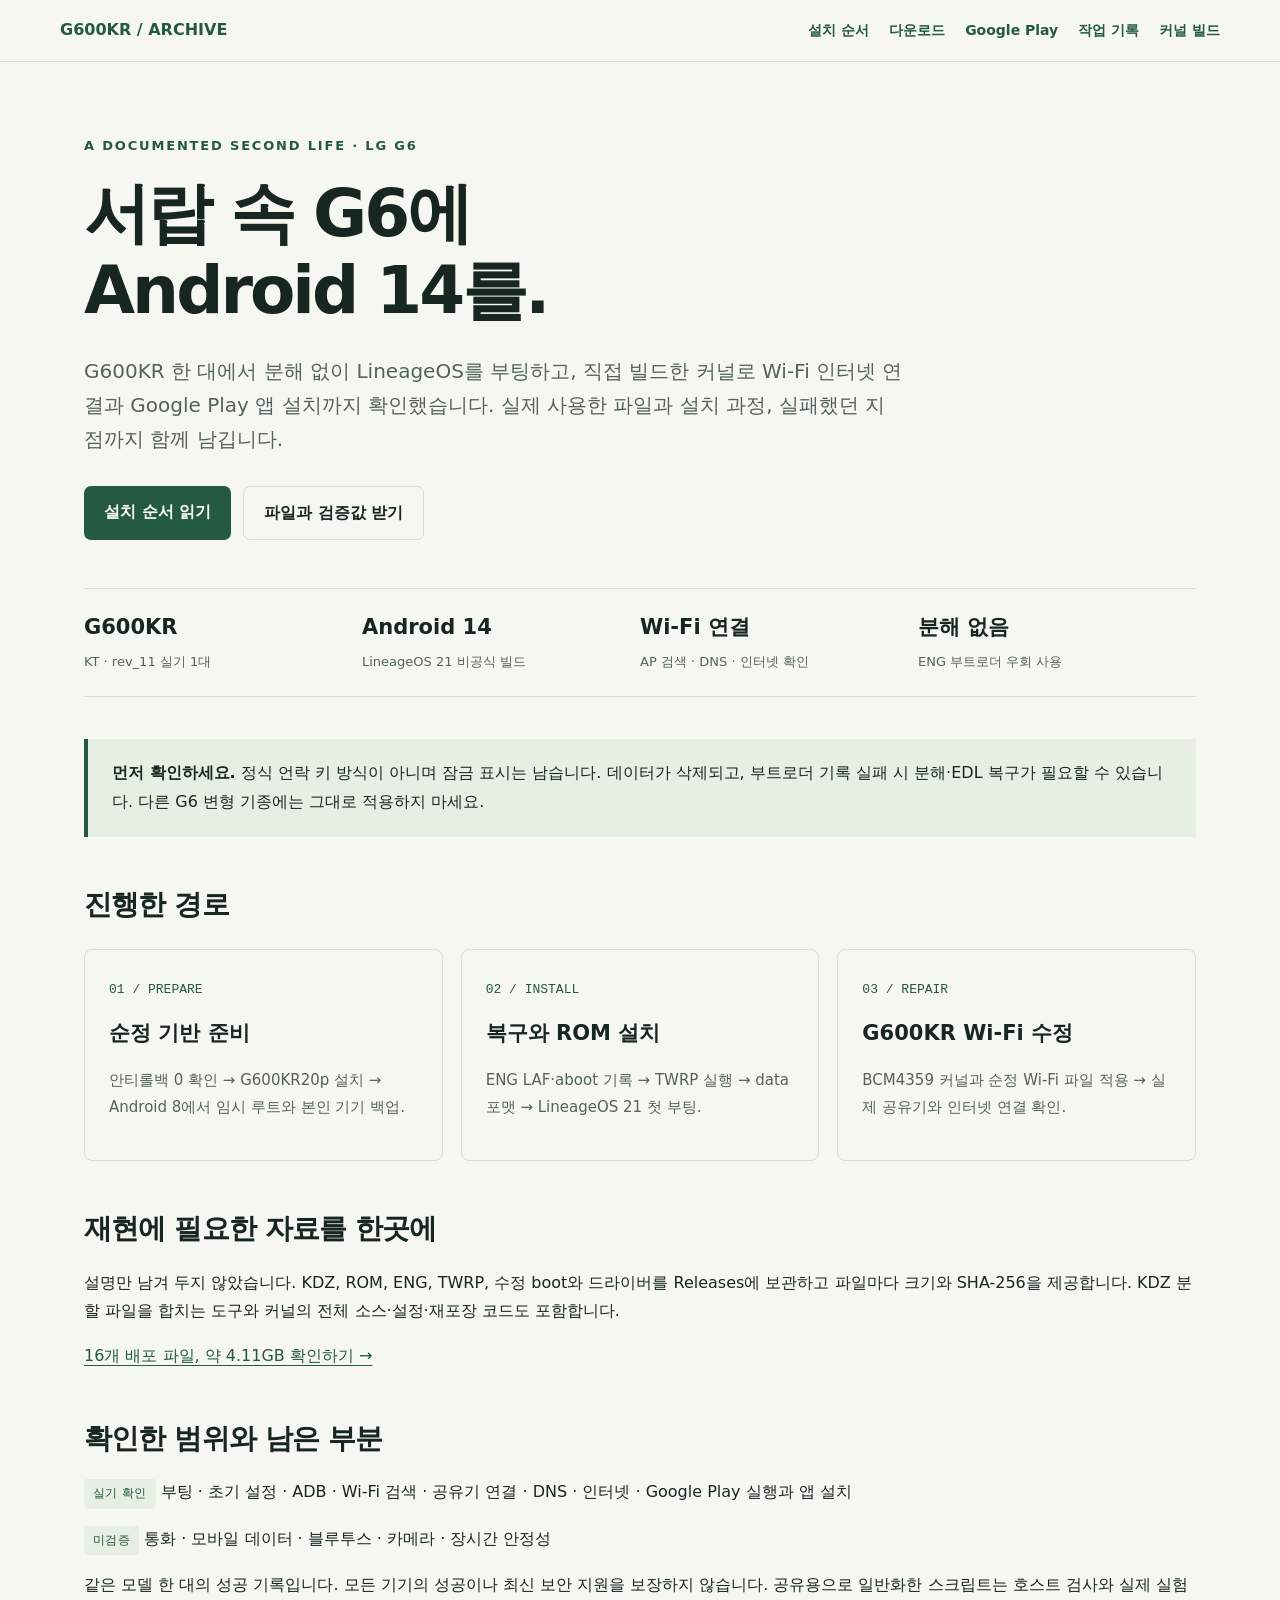
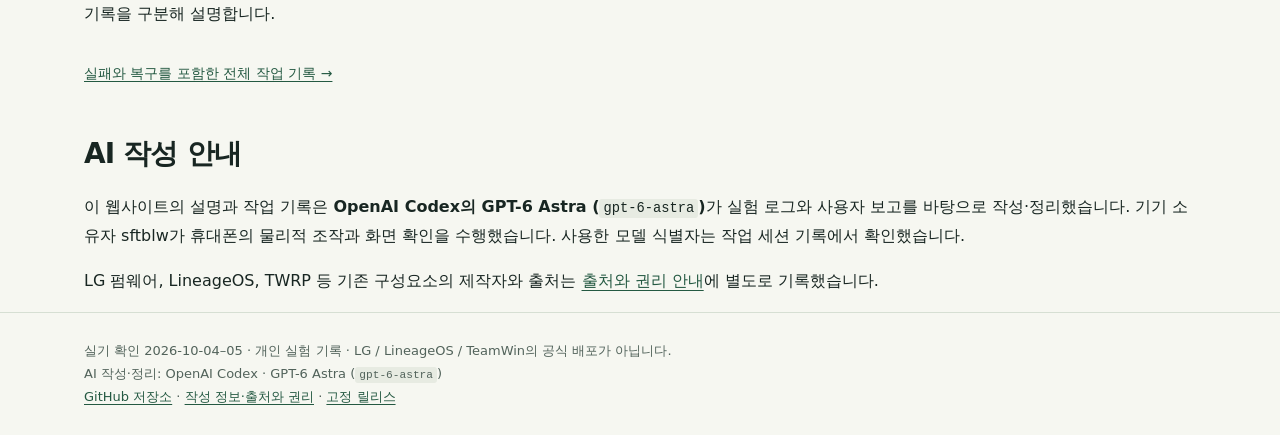
<file: site/index.html>
<!doctype html>
<html lang="ko"><head><meta charset="utf-8"><meta name="viewport" content="width=device-width, initial-scale=1"><meta name="description" content="LG G6 G600KR의 ENG 우회, TWRP, LineageOS 21과 BCM4359 Wi-Fi 수정 기록 및 검증된 파일 보존 자료."><meta name="color-scheme" content="light"><title>LG G6에 Android 14 · G600KR Archive</title><link rel="stylesheet" href="style.css"></head>
<body><a class="screenreader" href="#main">본문으로 이동</a><header><a href="index.html">G600KR / ARCHIVE</a><nav aria-label="주 메뉴"><a href="guide.html">설치 순서</a><a href="downloads.html">다운로드</a><a href="gapps.html">Google Play</a><a href="worklog.html">작업 기록</a><a href="kernel.html">커널 빌드</a></nav></header><main id="main" class="shell"><section class="hero"><div class="eyebrow">A documented second life · LG G6</div><h1>서랍 속 G6에<br>Android 14를.</h1><p class="lead">G600KR 한 대에서 분해 없이 LineageOS를 부팅하고, 직접 빌드한 커널로 Wi-Fi 인터넷 연결과 Google Play 앱 설치까지 확인했습니다. 실제 사용한 파일과 설치 과정, 실패했던 지점까지 함께 남깁니다.</p><div class="actions"><a class="button" href="guide.html">설치 순서 읽기</a><a class="button secondary" href="downloads.html">파일과 검증값 받기</a></div></section>
<section class="facts" aria-label="확인한 결과"><div class="fact"><strong>G600KR</strong><span>KT · rev_11 실기 1대</span></div><div class="fact"><strong>Android 14</strong><span>LineageOS 21 비공식 빌드</span></div><div class="fact"><strong>Wi-Fi 연결</strong><span>AP 검색 · DNS · 인터넷 확인</span></div><div class="fact"><strong>분해 없음</strong><span>ENG 부트로더 우회 사용</span></div></section>
<div class="note"><strong>먼저 확인하세요.</strong> 정식 언락 키 방식이 아니며 잠금 표시는 남습니다. 데이터가 삭제되고, 부트로더 기록 실패 시 분해·EDL 복구가 필요할 수 있습니다. 다른 G6 변형 기종에는 그대로 적용하지 마세요.</div>
<section><h2>진행한 경로</h2><div class="cards"><article class="card"><span class="number">01 / PREPARE</span><h3>순정 기반 준비</h3><p>안티롤백 0 확인 → G600KR20p 설치 → Android 8에서 임시 루트와 본인 기기 백업.</p></article><article class="card"><span class="number">02 / INSTALL</span><h3>복구와 ROM 설치</h3><p>ENG LAF·aboot 기록 → TWRP 실행 → data 포맷 → LineageOS 21 첫 부팅.</p></article><article class="card"><span class="number">03 / REPAIR</span><h3>G600KR Wi-Fi 수정</h3><p>BCM4359 커널과 순정 Wi-Fi 파일 적용 → 실제 공유기와 인터넷 연결 확인.</p></article></div></section>
<section><h2>재현에 필요한 자료를 한곳에</h2><p>설명만 남겨 두지 않았습니다. KDZ, ROM, ENG, TWRP, 수정 boot와 드라이버를 Releases에 보관하고 파일마다 크기와 SHA-256을 제공합니다. KDZ 분할 파일을 합치는 도구와 커널의 전체 소스·설정·재포장 코드도 포함합니다.</p><p><a href="downloads.html">16개 배포 파일, 약 4.11GB 확인하기 →</a></p></section>
<section><h2>확인한 범위와 남은 부분</h2><p><span class="status">실기 확인</span> 부팅 · 초기 설정 · ADB · Wi-Fi 검색 · 공유기 연결 · DNS · 인터넷 · Google Play 실행과 앱 설치</p><p><span class="status">미검증</span> 통화 · 모바일 데이터 · 블루투스 · 카메라 · 장시간 안정성</p><p>같은 모델 한 대의 성공 기록입니다. 모든 기기의 성공이나 최신 보안 지원을 보장하지 않습니다. 공유용으로 일반화한 스크립트는 호스트 검사와 실제 실험 기록을 구분해 설명합니다.</p><p class="back"><a href="worklog.html">실패와 복구를 포함한 전체 작업 기록 →</a></p></section>
<section><h2>AI 작성 안내</h2><p>이 웹사이트의 설명과 작업 기록은 <strong>OpenAI Codex의 GPT-6 Astra (<code>gpt-6-astra</code>)</strong>가 실험 로그와 사용자 보고를 바탕으로 작성·정리했습니다. 기기 소유자 sftblw가 휴대폰의 물리적 조작과 화면 확인을 수행했습니다. 사용한 모델 식별자는 작업 세션 기록에서 확인했습니다.</p><p>LG 펌웨어, LineageOS, TWRP 등 기존 구성요소의 제작자와 출처는 <a href="notice.html">출처와 권리 안내</a>에 별도로 기록했습니다.</p></section></main><footer><div>실기 확인 2026-10-04–05 · 개인 실험 기록 · LG / LineageOS / TeamWin의 공식 배포가 아닙니다.<br>AI 작성·정리: OpenAI Codex · GPT-6 Astra (<code>gpt-6-astra</code>)<br><a href="https://github.com/sftblw-pages/lg-g6-g600kr">GitHub 저장소</a> · <a href="notice.html">작성 정보·출처와 권리</a> · <a href="https://github.com/sftblw-pages/lg-g6-g600kr/releases/tag/g600kr-2026-10-05">고정 릴리스</a></div></footer></body></html>
</file>
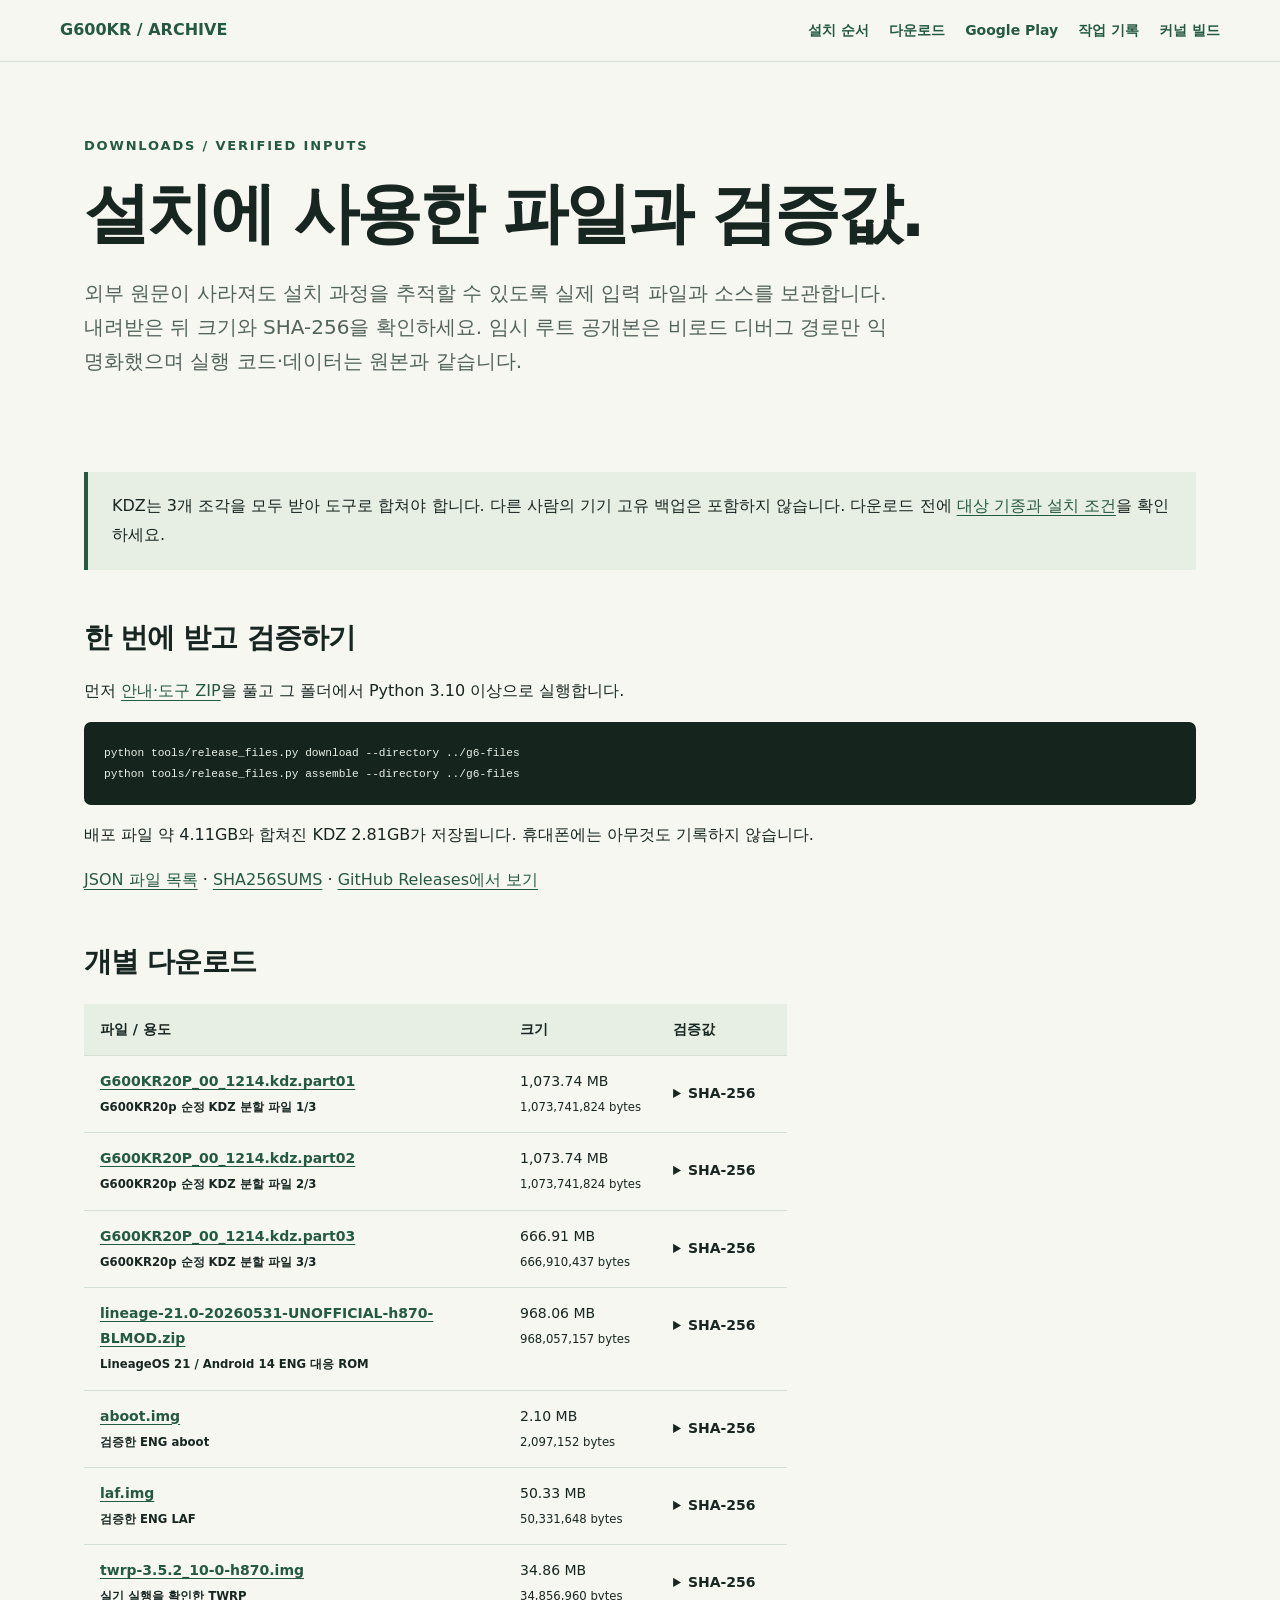
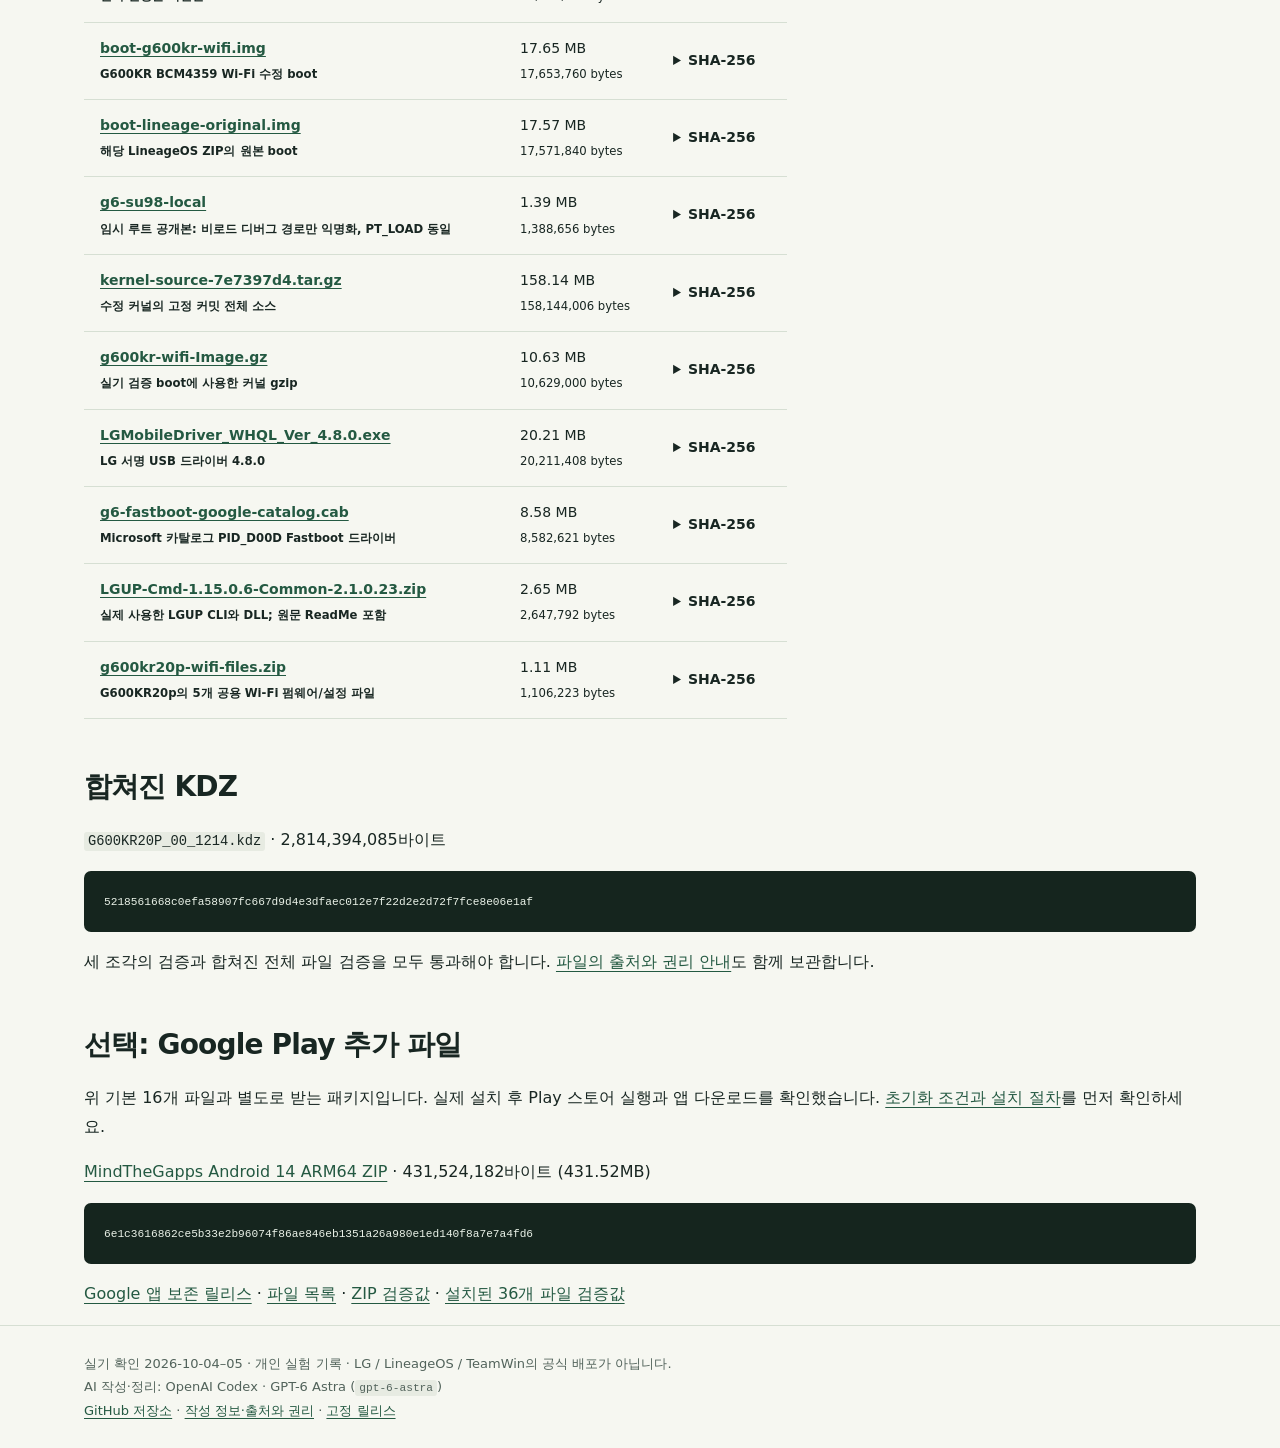
<file: site/downloads.html>
<!doctype html>
<html lang="ko"><head><meta charset="utf-8"><meta name="viewport" content="width=device-width, initial-scale=1"><meta name="description" content="실제 사용한 G600KR 펌웨어, LineageOS, TWRP, 커널과 SHA-256 다운로드 목록."><meta name="color-scheme" content="light"><title>파일 다운로드 · G600KR Archive</title><link rel="stylesheet" href="style.css"></head>
<body><a class="screenreader" href="#main">본문으로 이동</a><header><a href="index.html">G600KR / ARCHIVE</a><nav aria-label="주 메뉴"><a href="guide.html">설치 순서</a><a href="downloads.html">다운로드</a><a href="gapps.html">Google Play</a><a href="worklog.html">작업 기록</a><a href="kernel.html">커널 빌드</a></nav></header><main id="main" class="shell"><section class="hero"><div class="eyebrow">DOWNLOADS / VERIFIED INPUTS</div><h1>설치에 사용한 파일과 검증값.</h1><p class="lead">외부 원문이 사라져도 설치 과정을 추적할 수 있도록 실제 입력 파일과 소스를 보관합니다. 내려받은 뒤 크기와 SHA-256을 확인하세요. 임시 루트 공개본은 비로드 디버그 경로만 익명화했으며 실행 코드·데이터는 원본과 같습니다.</p></section><div class="note">KDZ는 3개 조각을 모두 받아 도구로 합쳐야 합니다. 다른 사람의 기기 고유 백업은 포함하지 않습니다. 다운로드 전에 <a href="guide.html">대상 기종과 설치 조건</a>을 확인하세요.</div><h2>한 번에 받고 검증하기</h2><p>먼저 <a href="https://github.com/sftblw-pages/lg-g6-g600kr/archive/refs/tags/g600kr-2026-10-05.zip">안내·도구 ZIP</a>을 풀고 그 폴더에서 Python 3.10 이상으로 실행합니다.</p><pre><code>python tools/release_files.py download --directory ../g6-files
python tools/release_files.py assemble --directory ../g6-files</code></pre><p>배포 파일 약 4.11GB와 합쳐진 KDZ 2.81GB가 저장됩니다. 휴대폰에는 아무것도 기록하지 않습니다.</p><p><a href="manifest.json">JSON 파일 목록</a> · <a href="SHA256SUMS">SHA256SUMS</a> · <a href="https://github.com/sftblw-pages/lg-g6-g600kr/releases/tag/g600kr-2026-10-05">GitHub Releases에서 보기</a></p><h2>개별 다운로드</h2><table class="downloads"><thead><tr><th>파일 / 용도</th><th>크기</th><th>검증값</th></tr></thead><tbody><tr><td><a href="https://github.com/sftblw-pages/lg-g6-g600kr/releases/download/g600kr-2026-10-05/G600KR20P_00_1214.kdz.part01">G600KR20P_00_1214.kdz.part01</a><br><small>G600KR20p 순정 KDZ 분할 파일 1/3</small></td><td>1,073.74 MB<br><small>1,073,741,824 bytes</small></td><td><details><summary>SHA-256</summary><code class="hash">5126222e32eaedd9aa5ce0ce684bfdee32ce8334e8b4d27cff888dfd421b7844</code></details></td></tr><tr><td><a href="https://github.com/sftblw-pages/lg-g6-g600kr/releases/download/g600kr-2026-10-05/G600KR20P_00_1214.kdz.part02">G600KR20P_00_1214.kdz.part02</a><br><small>G600KR20p 순정 KDZ 분할 파일 2/3</small></td><td>1,073.74 MB<br><small>1,073,741,824 bytes</small></td><td><details><summary>SHA-256</summary><code class="hash">1e942afe4e8f5b471118c700fe2dd01db2224356cba56df50807899dd2d564a0</code></details></td></tr><tr><td><a href="https://github.com/sftblw-pages/lg-g6-g600kr/releases/download/g600kr-2026-10-05/G600KR20P_00_1214.kdz.part03">G600KR20P_00_1214.kdz.part03</a><br><small>G600KR20p 순정 KDZ 분할 파일 3/3</small></td><td>666.91 MB<br><small>666,910,437 bytes</small></td><td><details><summary>SHA-256</summary><code class="hash">a033b61c086ab0e8aa10feca94258c32ed9fd3f196be61702360e7b72b4389e8</code></details></td></tr><tr><td><a href="https://github.com/sftblw-pages/lg-g6-g600kr/releases/download/g600kr-2026-10-05/lineage-21.0-20260531-UNOFFICIAL-h870-BLMOD.zip">lineage-21.0-20260531-UNOFFICIAL-h870-BLMOD.zip</a><br><small>LineageOS 21 / Android 14 ENG 대응 ROM</small></td><td>968.06 MB<br><small>968,057,157 bytes</small></td><td><details><summary>SHA-256</summary><code class="hash">7ecb0c0d4a47fc9b748177eaccf93db2f423cdbe28838ed68041041627c9a774</code></details></td></tr><tr><td><a href="https://github.com/sftblw-pages/lg-g6-g600kr/releases/download/g600kr-2026-10-05/aboot.img">aboot.img</a><br><small>검증한 ENG aboot</small></td><td>2.10 MB<br><small>2,097,152 bytes</small></td><td><details><summary>SHA-256</summary><code class="hash">bac7b2809e60cfcb695f0b4afcdfff016b395d546cbd29f36be38696410242f9</code></details></td></tr><tr><td><a href="https://github.com/sftblw-pages/lg-g6-g600kr/releases/download/g600kr-2026-10-05/laf.img">laf.img</a><br><small>검증한 ENG LAF</small></td><td>50.33 MB<br><small>50,331,648 bytes</small></td><td><details><summary>SHA-256</summary><code class="hash">43e43e6e88223237a0be1e13e50c12c504336e0f6ddac61248d2aac03f78afcd</code></details></td></tr><tr><td><a href="https://github.com/sftblw-pages/lg-g6-g600kr/releases/download/g600kr-2026-10-05/twrp-3.5.2_10-0-h870.img">twrp-3.5.2_10-0-h870.img</a><br><small>실기 실행을 확인한 TWRP</small></td><td>34.86 MB<br><small>34,856,960 bytes</small></td><td><details><summary>SHA-256</summary><code class="hash">e0c4134402fcd1697cc7395eb22a0ee2742837c933995898340e75cafabd6667</code></details></td></tr><tr><td><a href="https://github.com/sftblw-pages/lg-g6-g600kr/releases/download/g600kr-2026-10-05/boot-g600kr-wifi.img">boot-g600kr-wifi.img</a><br><small>G600KR BCM4359 Wi-Fi 수정 boot</small></td><td>17.65 MB<br><small>17,653,760 bytes</small></td><td><details><summary>SHA-256</summary><code class="hash">cbf044c07b499c4a3f94e587131e92d3c61b83946f2b6809e4477cd32f859eb5</code></details></td></tr><tr><td><a href="https://github.com/sftblw-pages/lg-g6-g600kr/releases/download/g600kr-2026-10-05/boot-lineage-original.img">boot-lineage-original.img</a><br><small>해당 LineageOS ZIP의 원본 boot</small></td><td>17.57 MB<br><small>17,571,840 bytes</small></td><td><details><summary>SHA-256</summary><code class="hash">0db389f0d9223d6b4aa4e0a60e3c2c2bbc0b1bfb29e1d773ef4bd2aea47cd05f</code></details></td></tr><tr><td><a href="https://github.com/sftblw-pages/lg-g6-g600kr/releases/download/g600kr-2026-10-05/g6-su98-local">g6-su98-local</a><br><small>임시 루트 공개본: 비로드 디버그 경로만 익명화, PT_LOAD 동일</small></td><td>1.39 MB<br><small>1,388,656 bytes</small></td><td><details><summary>SHA-256</summary><code class="hash">b8a4b91eaa4af6287bb34b2c46d762c79618a423350d557005e8ab1d709e54d9</code></details></td></tr><tr><td><a href="https://github.com/sftblw-pages/lg-g6-g600kr/releases/download/g600kr-2026-10-05/kernel-source-7e7397d4.tar.gz">kernel-source-7e7397d4.tar.gz</a><br><small>수정 커널의 고정 커밋 전체 소스</small></td><td>158.14 MB<br><small>158,144,006 bytes</small></td><td><details><summary>SHA-256</summary><code class="hash">2685aa44a34ccb0576907b7d12f9a18afe95c447f6d19a739da48719699ebf5b</code></details></td></tr><tr><td><a href="https://github.com/sftblw-pages/lg-g6-g600kr/releases/download/g600kr-2026-10-05/g600kr-wifi-Image.gz">g600kr-wifi-Image.gz</a><br><small>실기 검증 boot에 사용한 커널 gzip</small></td><td>10.63 MB<br><small>10,629,000 bytes</small></td><td><details><summary>SHA-256</summary><code class="hash">9c5ff5210b19de49a19e0b6fe2f948cb293a8fb2a490e8d64f36b6ec5a37f6bb</code></details></td></tr><tr><td><a href="https://github.com/sftblw-pages/lg-g6-g600kr/releases/download/g600kr-2026-10-05/LGMobileDriver_WHQL_Ver_4.8.0.exe">LGMobileDriver_WHQL_Ver_4.8.0.exe</a><br><small>LG 서명 USB 드라이버 4.8.0</small></td><td>20.21 MB<br><small>20,211,408 bytes</small></td><td><details><summary>SHA-256</summary><code class="hash">2b0b3dadbd35fe4cbd15b262196b082e561c8587d40d97e0fae3789d1777afe8</code></details></td></tr><tr><td><a href="https://github.com/sftblw-pages/lg-g6-g600kr/releases/download/g600kr-2026-10-05/g6-fastboot-google-catalog.cab">g6-fastboot-google-catalog.cab</a><br><small>Microsoft 카탈로그 PID_D00D Fastboot 드라이버</small></td><td>8.58 MB<br><small>8,582,621 bytes</small></td><td><details><summary>SHA-256</summary><code class="hash">4e89f4519cd3c82ceda4676ccf1fb1a2be2d4213e756309ca2ff43b2fcc32e73</code></details></td></tr><tr><td><a href="https://github.com/sftblw-pages/lg-g6-g600kr/releases/download/g600kr-2026-10-05/LGUP-Cmd-1.15.0.6-Common-2.1.0.23.zip">LGUP-Cmd-1.15.0.6-Common-2.1.0.23.zip</a><br><small>실제 사용한 LGUP CLI와 DLL; 원문 ReadMe 포함</small></td><td>2.65 MB<br><small>2,647,792 bytes</small></td><td><details><summary>SHA-256</summary><code class="hash">8dfb640b05a2a2d6830bcb9681c435a262afd44d672e1c73dbd2ee001e1dcf9b</code></details></td></tr><tr><td><a href="https://github.com/sftblw-pages/lg-g6-g600kr/releases/download/g600kr-2026-10-05/g600kr20p-wifi-files.zip">g600kr20p-wifi-files.zip</a><br><small>G600KR20p의 5개 공용 Wi-Fi 펌웨어/설정 파일</small></td><td>1.11 MB<br><small>1,106,223 bytes</small></td><td><details><summary>SHA-256</summary><code class="hash">9f1ef510290da973d13e129fb79ce8e149116eb0d9b48b72851bf4b1d3964182</code></details></td></tr></tbody></table><h2>합쳐진 KDZ</h2><p><code>G600KR20P_00_1214.kdz</code> · 2,814,394,085바이트</p><pre><code>5218561668c0efa58907fc667d9d4e3dfaec012e7f22d2e2d72f7fce8e06e1af</code></pre><p>세 조각의 검증과 합쳐진 전체 파일 검증을 모두 통과해야 합니다. <a href="notice.html">파일의 출처와 권리 안내</a>도 함께 보관합니다.</p><section><h2>선택: Google Play 추가 파일</h2><p>위 기본 16개 파일과 별도로 받는 패키지입니다. 실제 설치 후 Play 스토어 실행과 앱 다운로드를 확인했습니다. <a href="gapps.html">초기화 조건과 설치 절차</a>를 먼저 확인하세요.</p><p><a href="https://github.com/sftblw-pages/lg-g6-g600kr/releases/download/gapps-2026-10-05/MindTheGapps-14.0.0-arm64-20250203_200051.zip">MindTheGapps Android 14 ARM64 ZIP</a> · 431,524,182바이트 (431.52MB)</p><pre><code>6e1c3616862ce5b33e2b96074f86ae846eb1351a26a980e1ed140f8a7e7a4fd6</code></pre><p><a href="https://github.com/sftblw-pages/lg-g6-g600kr/releases/tag/gapps-2026-10-05">Google 앱 보존 릴리스</a> · <a href="gapps-manifest.json">파일 목록</a> · <a href="GAPPS-SHA256SUMS">ZIP 검증값</a> · <a href="gapps-installed-files.sha256">설치된 36개 파일 검증값</a></p></section></main><footer><div>실기 확인 2026-10-04–05 · 개인 실험 기록 · LG / LineageOS / TeamWin의 공식 배포가 아닙니다.<br>AI 작성·정리: OpenAI Codex · GPT-6 Astra (<code>gpt-6-astra</code>)<br><a href="https://github.com/sftblw-pages/lg-g6-g600kr">GitHub 저장소</a> · <a href="notice.html">작성 정보·출처와 권리</a> · <a href="https://github.com/sftblw-pages/lg-g6-g600kr/releases/tag/g600kr-2026-10-05">고정 릴리스</a></div></footer></body></html>
</file>
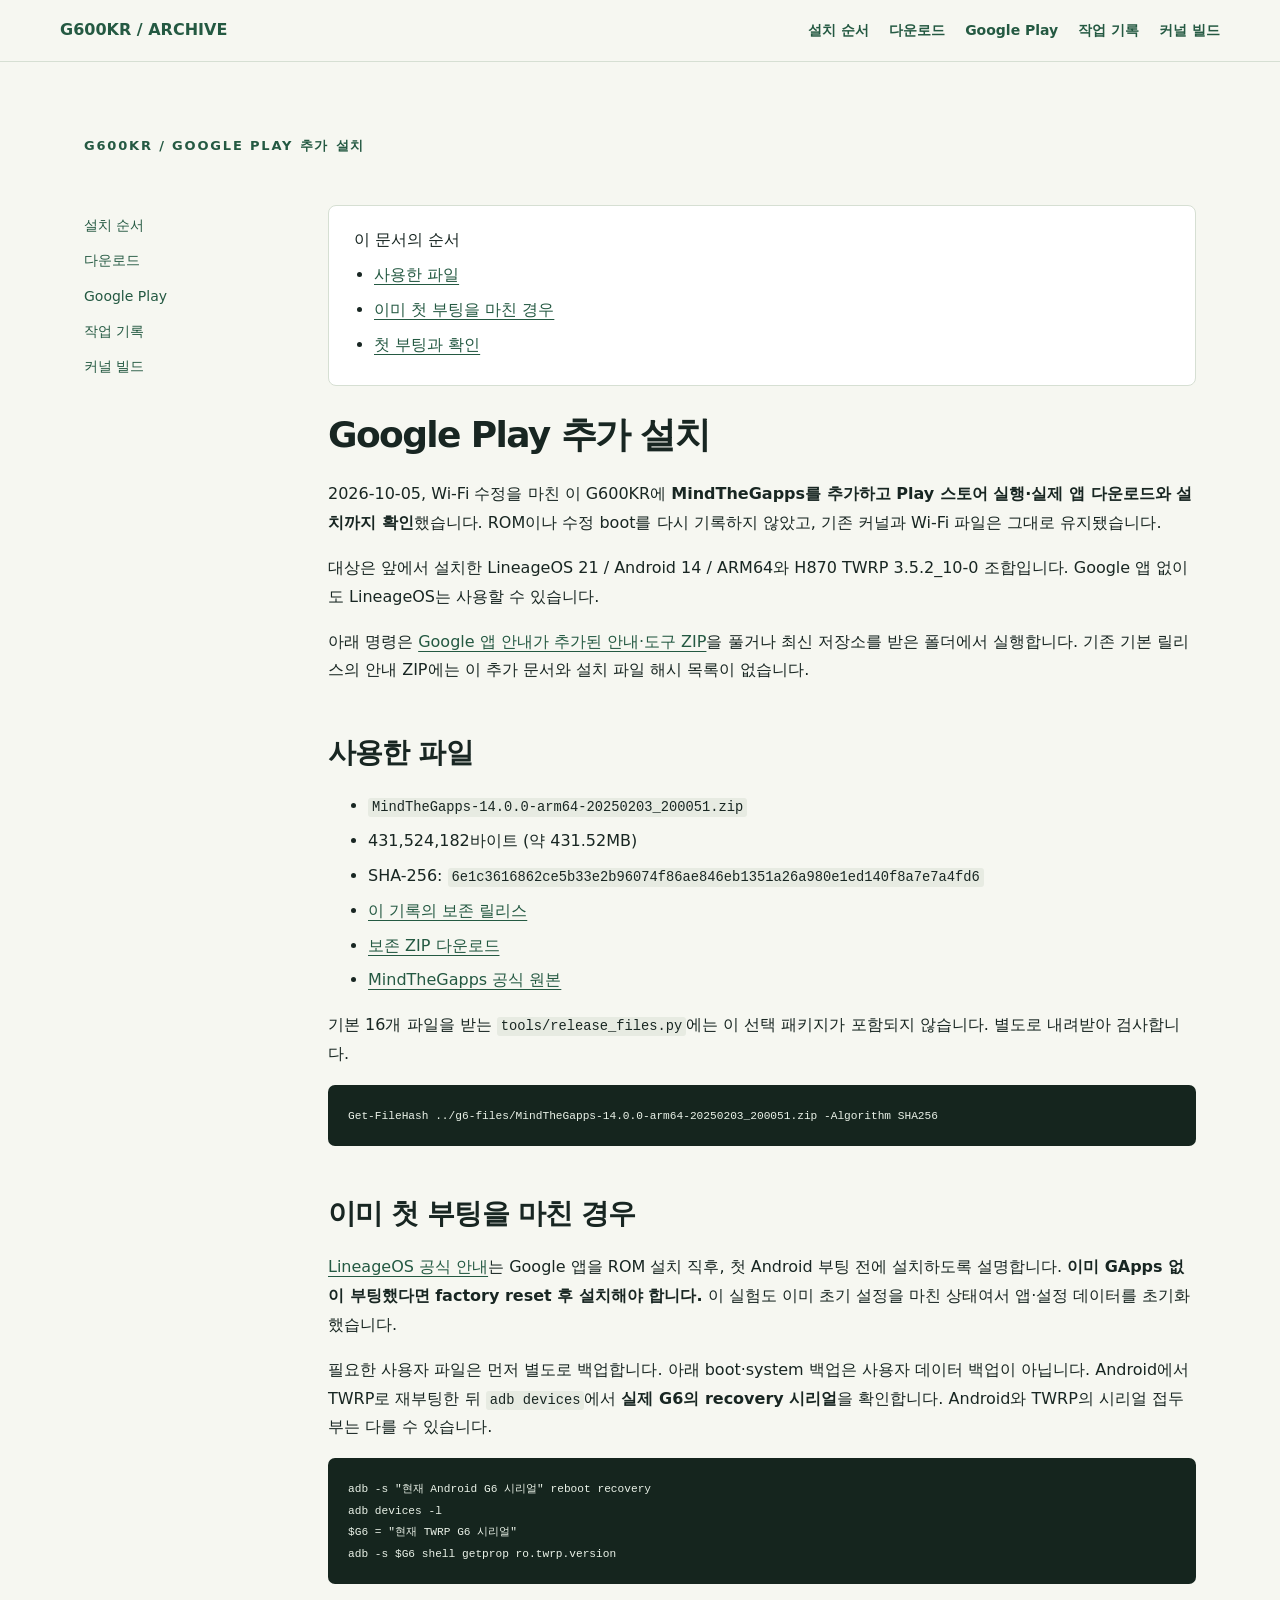
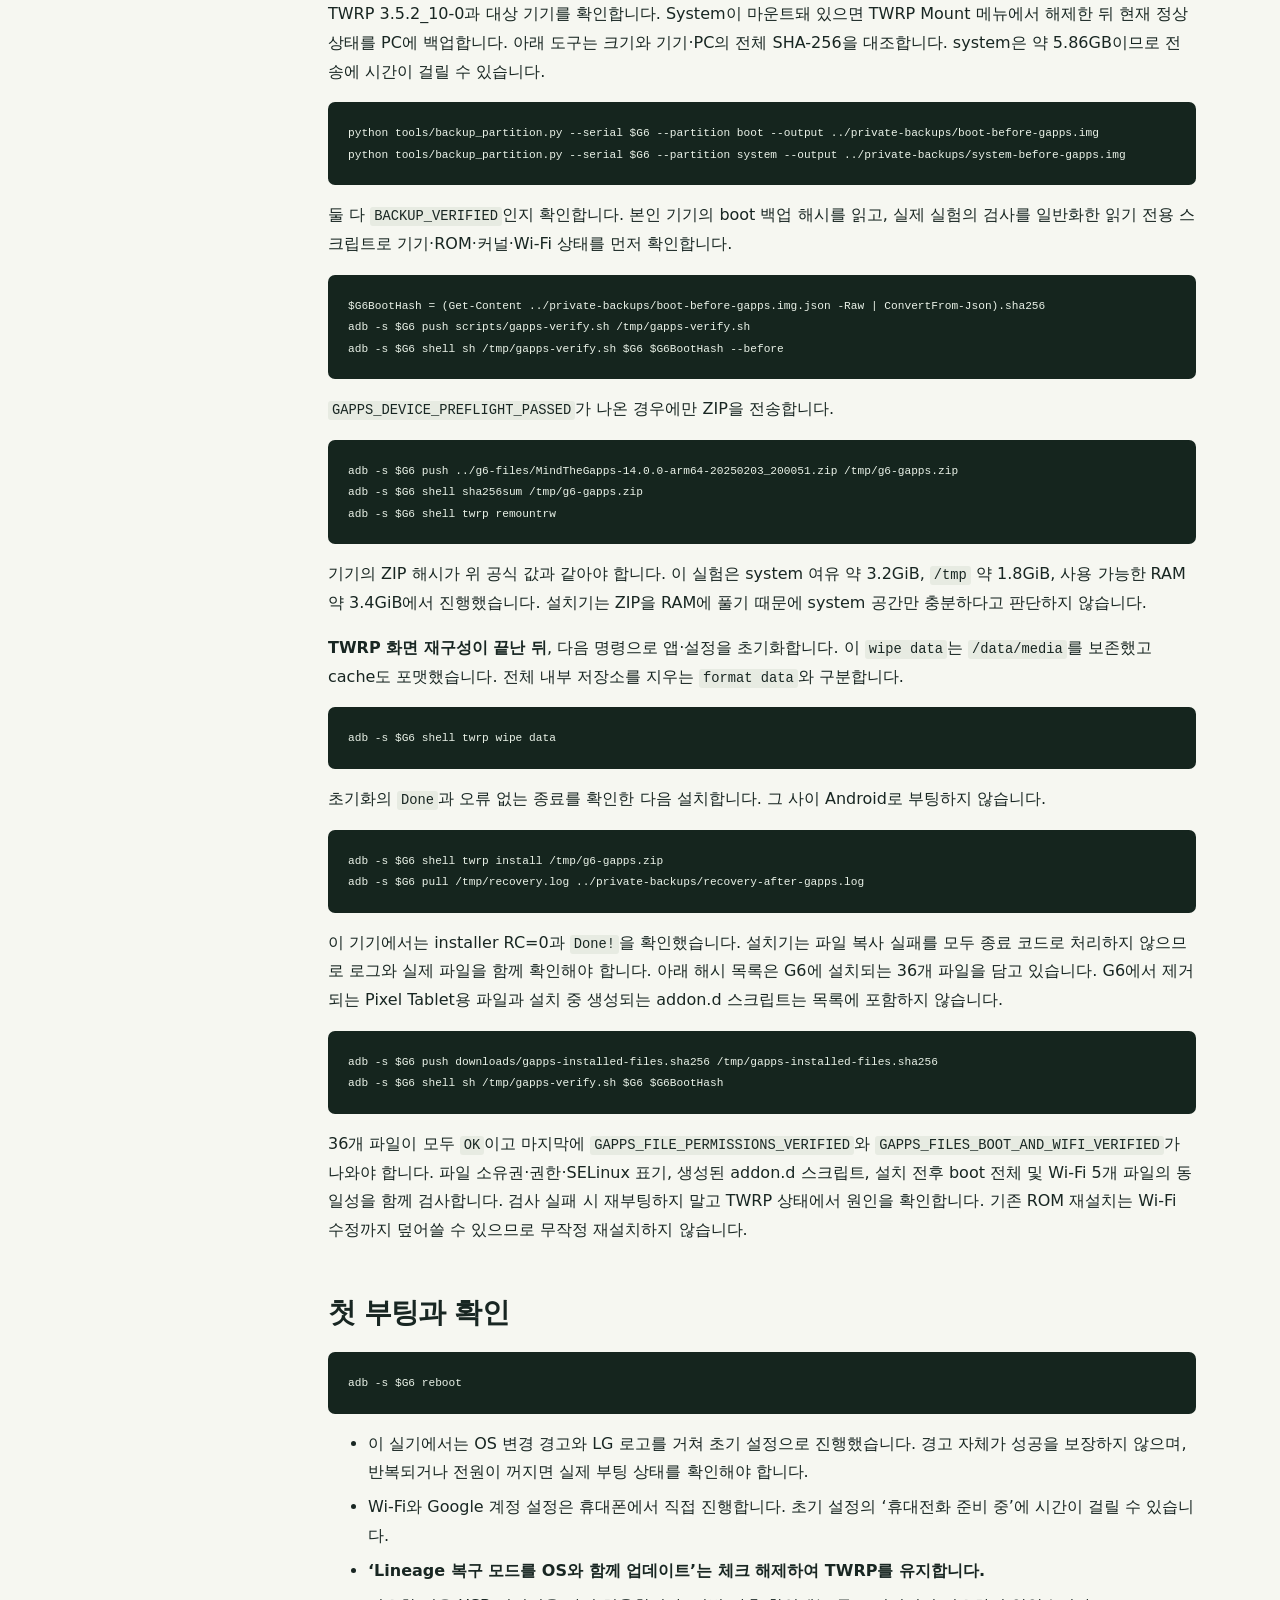
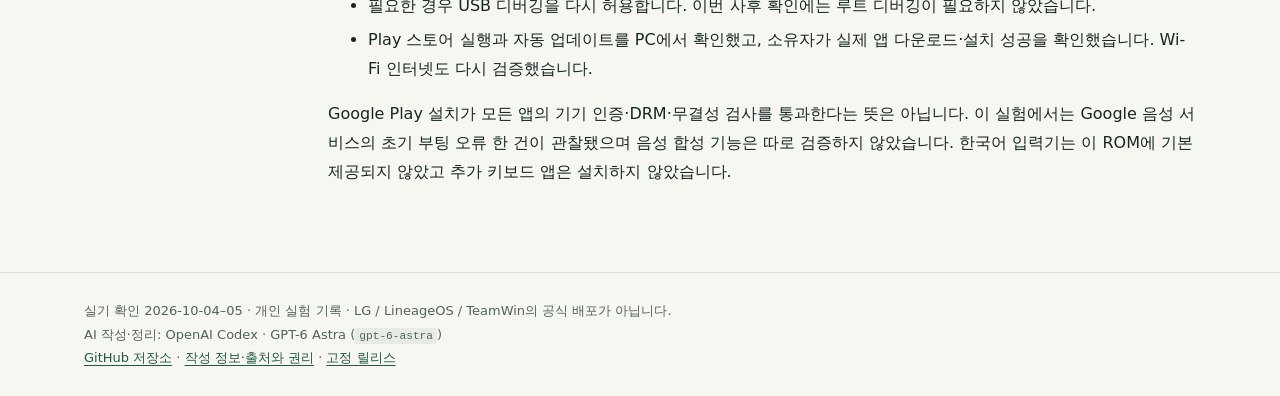
<file: site/gapps.html>
<!doctype html>
<html lang="ko"><head><meta charset="utf-8"><meta name="viewport" content="width=device-width, initial-scale=1"><meta name="description" content="Google Play 추가 설치 — G600KR 한 대에서 확인한 절차와 근거입니다."><meta name="color-scheme" content="light"><title>Google Play 추가 설치 · G600KR Archive</title><link rel="stylesheet" href="style.css"></head>
<body><a class="screenreader" href="#main">본문으로 이동</a><header><a href="index.html">G600KR / ARCHIVE</a><nav aria-label="주 메뉴"><a href="guide.html">설치 순서</a><a href="downloads.html">다운로드</a><a href="gapps.html">Google Play</a><a href="worklog.html">작업 기록</a><a href="kernel.html">커널 빌드</a></nav></header><main id="main" class="shell"><section class="hero"><div class="eyebrow">G600KR / Google Play 추가 설치</div></section><div class="layout"><aside class="side"><nav aria-label="주 메뉴"><a href="guide.html">설치 순서</a><a href="downloads.html">다운로드</a><a href="gapps.html">Google Play</a><a href="worklog.html">작업 기록</a><a href="kernel.html">커널 빌드</a></nav></aside><article class="article"><div class="toc"><span class="toctitle">이 문서의 순서</span><ul>
<li><a href="#_1">사용한 파일</a></li>
<li><a href="#_2">이미 첫 부팅을 마친 경우</a></li>
<li><a href="#_3">첫 부팅과 확인</a></li>
</ul>
</div>
<h1 id="google-play">Google Play 추가 설치</h1>
<p>2026-10-05, Wi-Fi 수정을 마친 이 G600KR에 <strong>MindTheGapps를 추가하고 Play 스토어 실행·실제 앱 다운로드와 설치까지 확인</strong>했습니다. ROM이나 수정 boot를 다시 기록하지 않았고, 기존 커널과 Wi-Fi 파일은 그대로 유지됐습니다.</p>
<p>대상은 앞에서 설치한 LineageOS 21 / Android 14 / ARM64와 H870 TWRP 3.5.2_10-0 조합입니다. Google 앱 없이도 LineageOS는 사용할 수 있습니다.</p>
<p>아래 명령은 <a href="https://github.com/sftblw-pages/lg-g6-g600kr/archive/refs/tags/gapps-2026-10-05.zip">Google 앱 안내가 추가된 안내·도구 ZIP</a>을 풀거나 최신 저장소를 받은 폴더에서 실행합니다. 기존 기본 릴리스의 안내 ZIP에는 이 추가 문서와 설치 파일 해시 목록이 없습니다.</p>
<h2 id="_1">사용한 파일</h2>
<ul>
<li><code>MindTheGapps-14.0.0-arm64-20250203_200051.zip</code></li>
<li>431,524,182바이트 (약 431.52MB)</li>
<li>SHA-256: <code>6e1c3616862ce5b33e2b96074f86ae846eb1351a26a980e1ed140f8a7e7a4fd6</code></li>
<li><a href="https://github.com/sftblw-pages/lg-g6-g600kr/releases/tag/gapps-2026-10-05">이 기록의 보존 릴리스</a></li>
<li><a href="https://github.com/sftblw-pages/lg-g6-g600kr/releases/download/gapps-2026-10-05/MindTheGapps-14.0.0-arm64-20250203_200051.zip">보존 ZIP 다운로드</a></li>
<li><a href="https://github.com/MindTheGapps/14.0.0-arm64/releases/tag/MindTheGapps-14.0.0-arm64-20250203_200051">MindTheGapps 공식 원본</a></li>
</ul>
<p>기본 16개 파일을 받는 <code>tools/release_files.py</code>에는 이 선택 패키지가 포함되지 않습니다. 별도로 내려받아 검사합니다.</p>
<pre><code class="language-powershell">Get-FileHash ../g6-files/MindTheGapps-14.0.0-arm64-20250203_200051.zip -Algorithm SHA256
</code></pre>
<h2 id="_2">이미 첫 부팅을 마친 경우</h2>
<p><a href="https://github.com/LineageOS/lineage_wiki/blob/main/pages/gapps.md">LineageOS 공식 안내</a>는 Google 앱을 ROM 설치 직후, 첫 Android 부팅 전에 설치하도록 설명합니다. <strong>이미 GApps 없이 부팅했다면 factory reset 후 설치해야 합니다.</strong> 이 실험도 이미 초기 설정을 마친 상태여서 앱·설정 데이터를 초기화했습니다.</p>
<p>필요한 사용자 파일은 먼저 별도로 백업합니다. 아래 boot·system 백업은 사용자 데이터 백업이 아닙니다. Android에서 TWRP로 재부팅한 뒤 <code>adb devices</code>에서 <strong>실제 G6의 recovery 시리얼</strong>을 확인합니다. Android와 TWRP의 시리얼 접두부는 다를 수 있습니다.</p>
<pre><code class="language-powershell">adb -s &quot;현재 Android G6 시리얼&quot; reboot recovery
adb devices -l
$G6 = &quot;현재 TWRP G6 시리얼&quot;
adb -s $G6 shell getprop ro.twrp.version
</code></pre>
<p>TWRP 3.5.2_10-0과 대상 기기를 확인합니다. System이 마운트돼 있으면 TWRP Mount 메뉴에서 해제한 뒤 현재 정상 상태를 PC에 백업합니다. 아래 도구는 크기와 기기·PC의 전체 SHA-256을 대조합니다. system은 약 5.86GB이므로 전송에 시간이 걸릴 수 있습니다.</p>
<pre><code class="language-powershell">python tools/backup_partition.py --serial $G6 --partition boot --output ../private-backups/boot-before-gapps.img
python tools/backup_partition.py --serial $G6 --partition system --output ../private-backups/system-before-gapps.img
</code></pre>
<p>둘 다 <code>BACKUP_VERIFIED</code>인지 확인합니다. 본인 기기의 boot 백업 해시를 읽고, 실제 실험의 검사를 일반화한 읽기 전용 스크립트로 기기·ROM·커널·Wi-Fi 상태를 먼저 확인합니다.</p>
<pre><code class="language-powershell">$G6BootHash = (Get-Content ../private-backups/boot-before-gapps.img.json -Raw | ConvertFrom-Json).sha256
adb -s $G6 push scripts/gapps-verify.sh /tmp/gapps-verify.sh
adb -s $G6 shell sh /tmp/gapps-verify.sh $G6 $G6BootHash --before
</code></pre>
<p><code>GAPPS_DEVICE_PREFLIGHT_PASSED</code>가 나온 경우에만 ZIP을 전송합니다.</p>
<pre><code class="language-powershell">adb -s $G6 push ../g6-files/MindTheGapps-14.0.0-arm64-20250203_200051.zip /tmp/g6-gapps.zip
adb -s $G6 shell sha256sum /tmp/g6-gapps.zip
adb -s $G6 shell twrp remountrw
</code></pre>
<p>기기의 ZIP 해시가 위 공식 값과 같아야 합니다. 이 실험은 system 여유 약 3.2GiB, <code>/tmp</code> 약 1.8GiB, 사용 가능한 RAM 약 3.4GiB에서 진행했습니다. 설치기는 ZIP을 RAM에 풀기 때문에 system 공간만 충분하다고 판단하지 않습니다.</p>
<p><strong>TWRP 화면 재구성이 끝난 뒤</strong>, 다음 명령으로 앱·설정을 초기화합니다. 이 <code>wipe data</code>는 <code>/data/media</code>를 보존했고 cache도 포맷했습니다. 전체 내부 저장소를 지우는 <code>format data</code>와 구분합니다.</p>
<pre><code class="language-powershell">adb -s $G6 shell twrp wipe data
</code></pre>
<p>초기화의 <code>Done</code>과 오류 없는 종료를 확인한 다음 설치합니다. 그 사이 Android로 부팅하지 않습니다.</p>
<pre><code class="language-powershell">adb -s $G6 shell twrp install /tmp/g6-gapps.zip
adb -s $G6 pull /tmp/recovery.log ../private-backups/recovery-after-gapps.log
</code></pre>
<p>이 기기에서는 installer RC=0과 <code>Done!</code>을 확인했습니다. 설치기는 파일 복사 실패를 모두 종료 코드로 처리하지 않으므로 로그와 실제 파일을 함께 확인해야 합니다. 아래 해시 목록은 G6에 설치되는 36개 파일을 담고 있습니다. G6에서 제거되는 Pixel Tablet용 파일과 설치 중 생성되는 addon.d 스크립트는 목록에 포함하지 않습니다.</p>
<pre><code class="language-powershell">adb -s $G6 push downloads/gapps-installed-files.sha256 /tmp/gapps-installed-files.sha256
adb -s $G6 shell sh /tmp/gapps-verify.sh $G6 $G6BootHash
</code></pre>
<p>36개 파일이 모두 <code>OK</code>이고 마지막에 <code>GAPPS_FILE_PERMISSIONS_VERIFIED</code>와 <code>GAPPS_FILES_BOOT_AND_WIFI_VERIFIED</code>가 나와야 합니다. 파일 소유권·권한·SELinux 표기, 생성된 addon.d 스크립트, 설치 전후 boot 전체 및 Wi-Fi 5개 파일의 동일성을 함께 검사합니다. 검사 실패 시 재부팅하지 말고 TWRP 상태에서 원인을 확인합니다. 기존 ROM 재설치는 Wi-Fi 수정까지 덮어쓸 수 있으므로 무작정 재설치하지 않습니다.</p>
<h2 id="_3">첫 부팅과 확인</h2>
<pre><code class="language-powershell">adb -s $G6 reboot
</code></pre>
<ul>
<li>이 실기에서는 OS 변경 경고와 LG 로고를 거쳐 초기 설정으로 진행했습니다. 경고 자체가 성공을 보장하지 않으며, 반복되거나 전원이 꺼지면 실제 부팅 상태를 확인해야 합니다.</li>
<li>Wi-Fi와 Google 계정 설정은 휴대폰에서 직접 진행합니다. 초기 설정의 ‘휴대전화 준비 중’에 시간이 걸릴 수 있습니다.</li>
<li><strong>‘Lineage 복구 모드를 OS와 함께 업데이트’는 체크 해제하여 TWRP를 유지합니다.</strong></li>
<li>필요한 경우 USB 디버깅을 다시 허용합니다. 이번 사후 확인에는 루트 디버깅이 필요하지 않았습니다.</li>
<li>Play 스토어 실행과 자동 업데이트를 PC에서 확인했고, 소유자가 실제 앱 다운로드·설치 성공을 확인했습니다. Wi-Fi 인터넷도 다시 검증했습니다.</li>
</ul>
<p>Google Play 설치가 모든 앱의 기기 인증·DRM·무결성 검사를 통과한다는 뜻은 아닙니다. 이 실험에서는 Google 음성 서비스의 초기 부팅 오류 한 건이 관찰됐으며 음성 합성 기능은 따로 검증하지 않았습니다. 한국어 입력기는 이 ROM에 기본 제공되지 않았고 추가 키보드 앱은 설치하지 않았습니다.</p></article></div></main><footer><div>실기 확인 2026-10-04–05 · 개인 실험 기록 · LG / LineageOS / TeamWin의 공식 배포가 아닙니다.<br>AI 작성·정리: OpenAI Codex · GPT-6 Astra (<code>gpt-6-astra</code>)<br><a href="https://github.com/sftblw-pages/lg-g6-g600kr">GitHub 저장소</a> · <a href="notice.html">작성 정보·출처와 권리</a> · <a href="https://github.com/sftblw-pages/lg-g6-g600kr/releases/tag/g600kr-2026-10-05">고정 릴리스</a></div></footer></body></html>
</file>
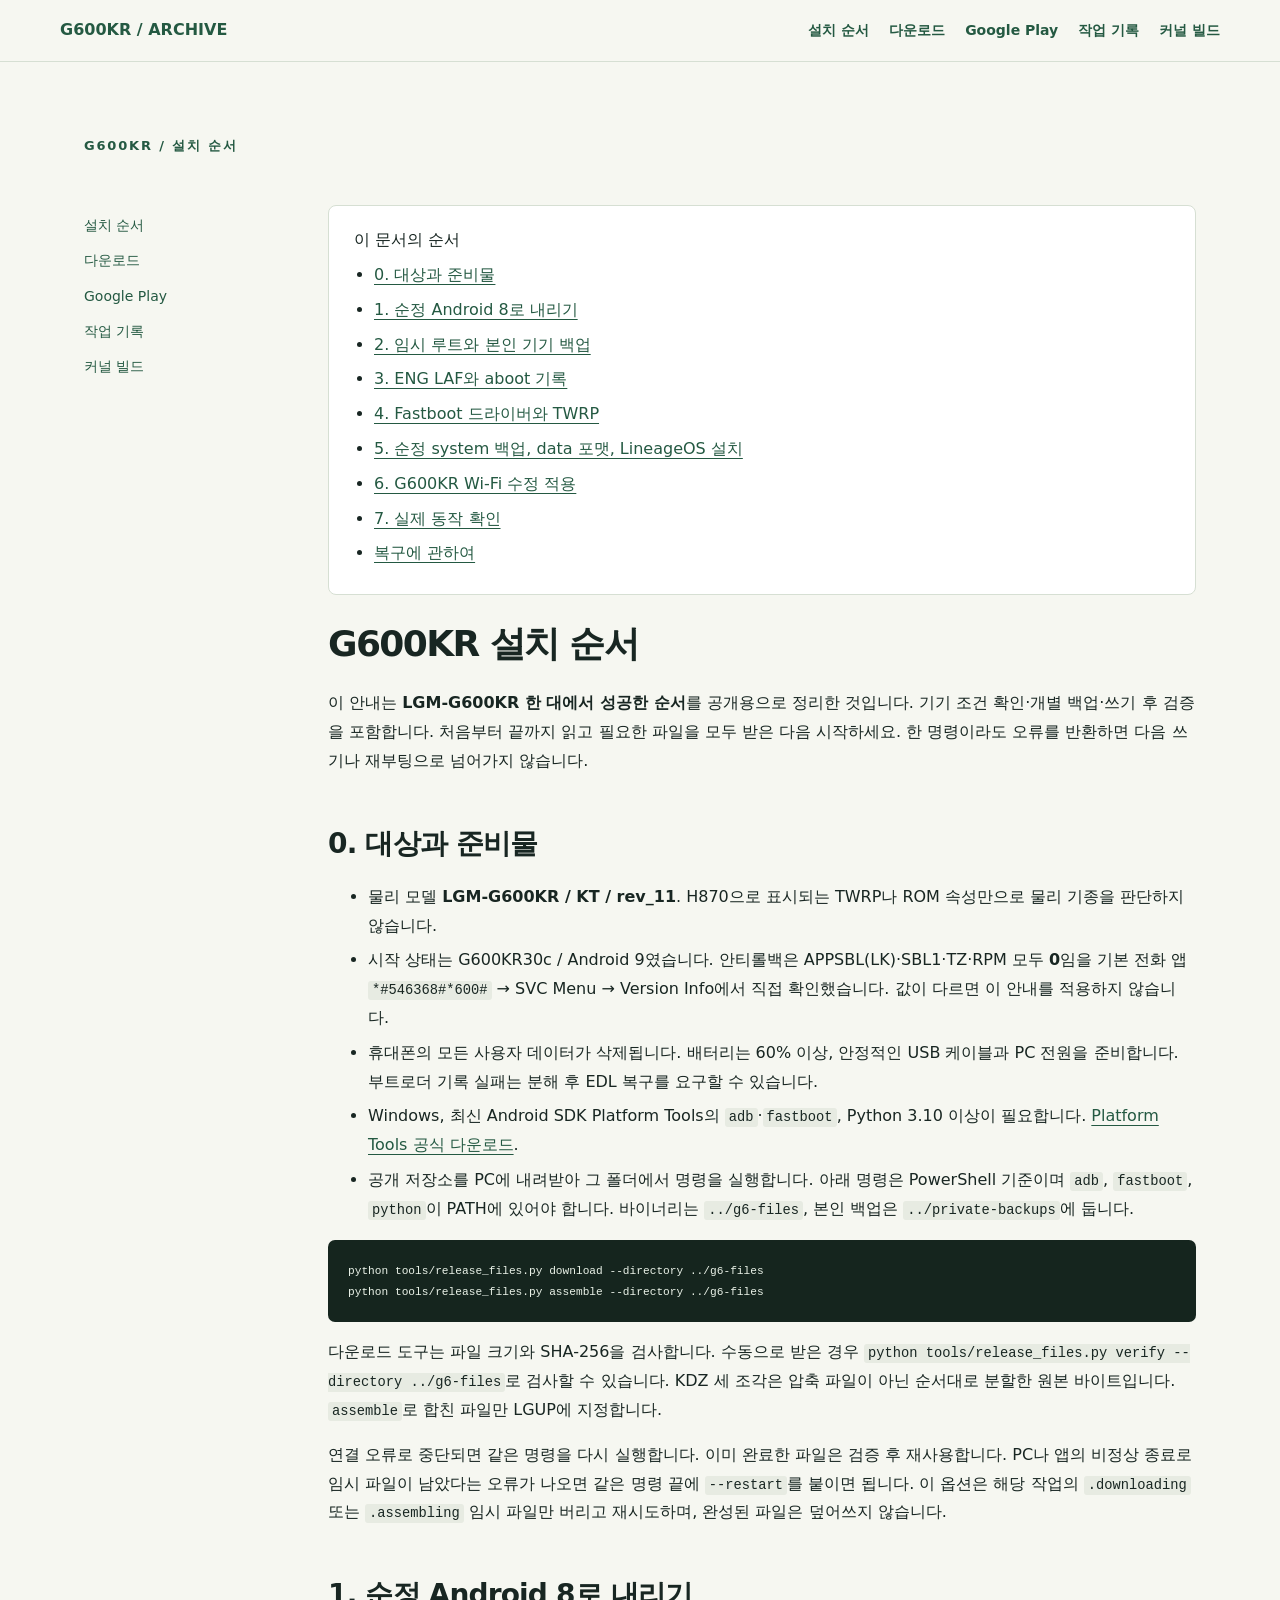
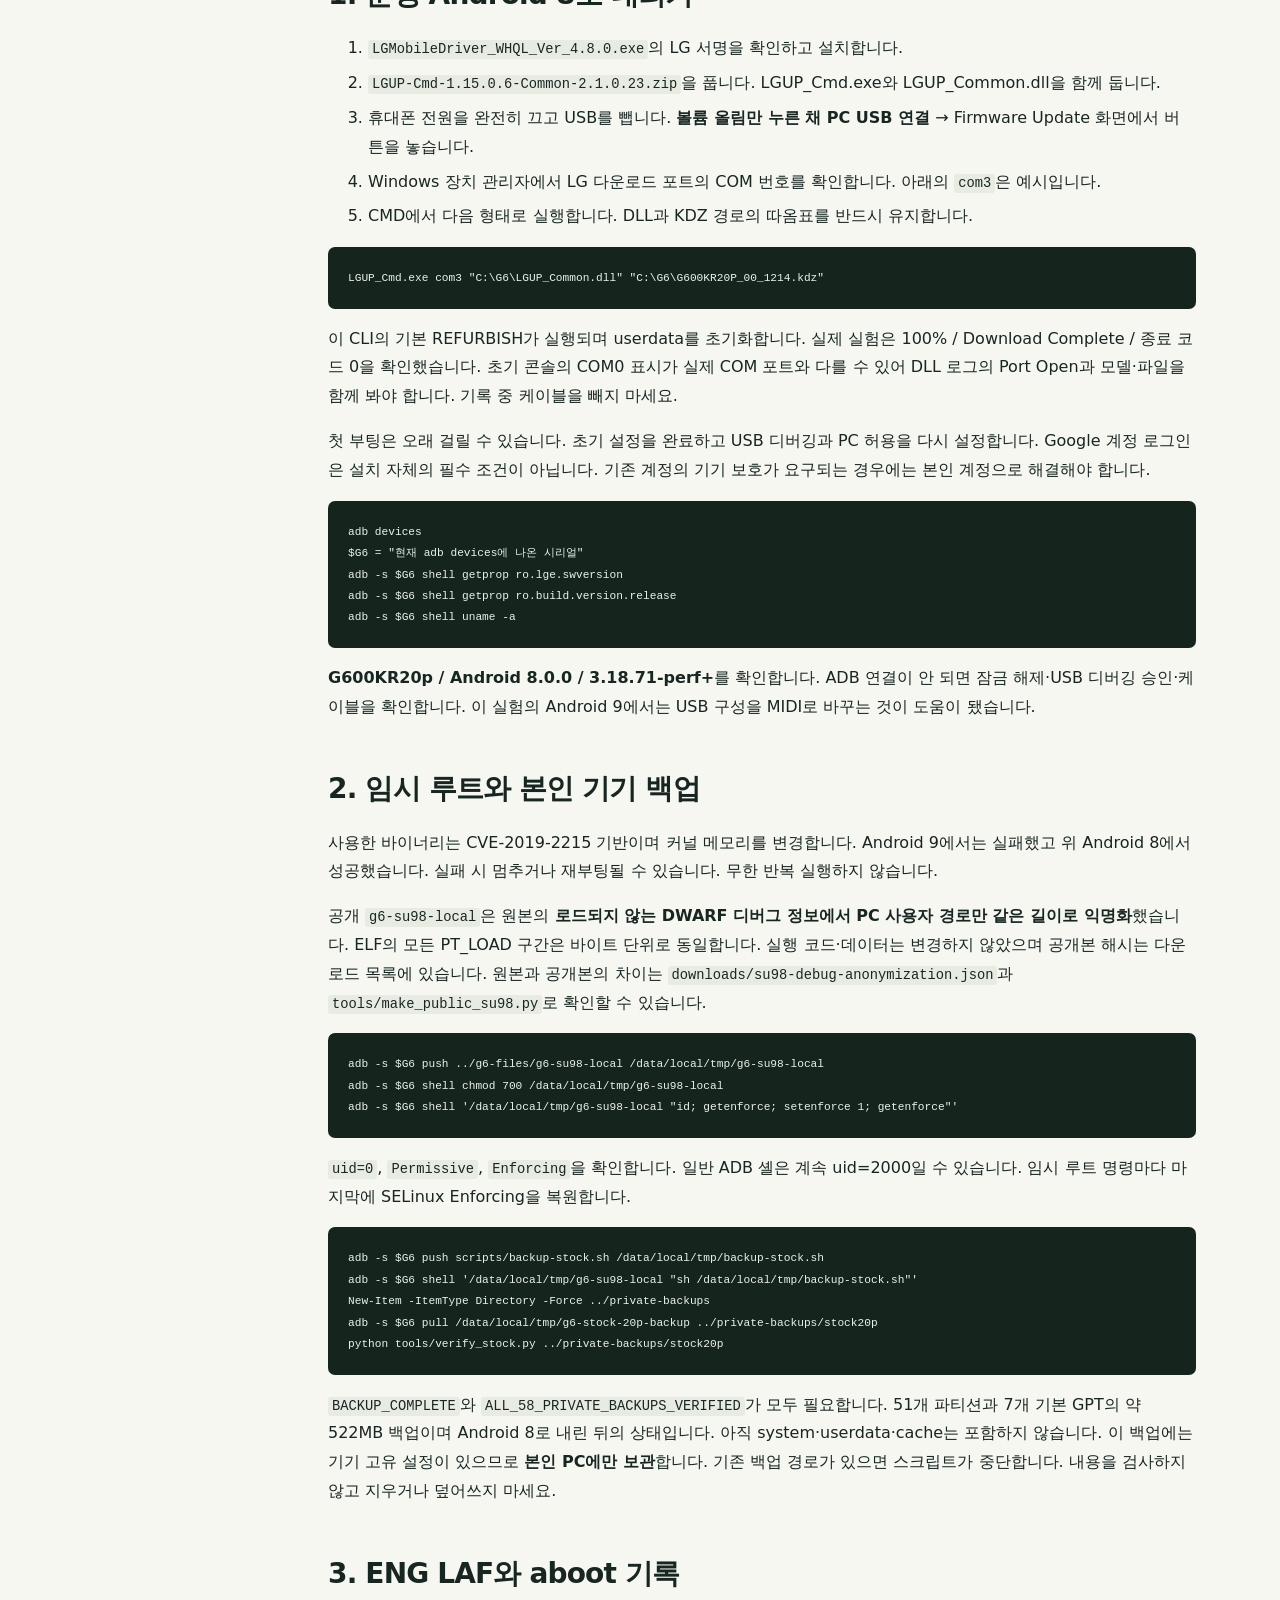
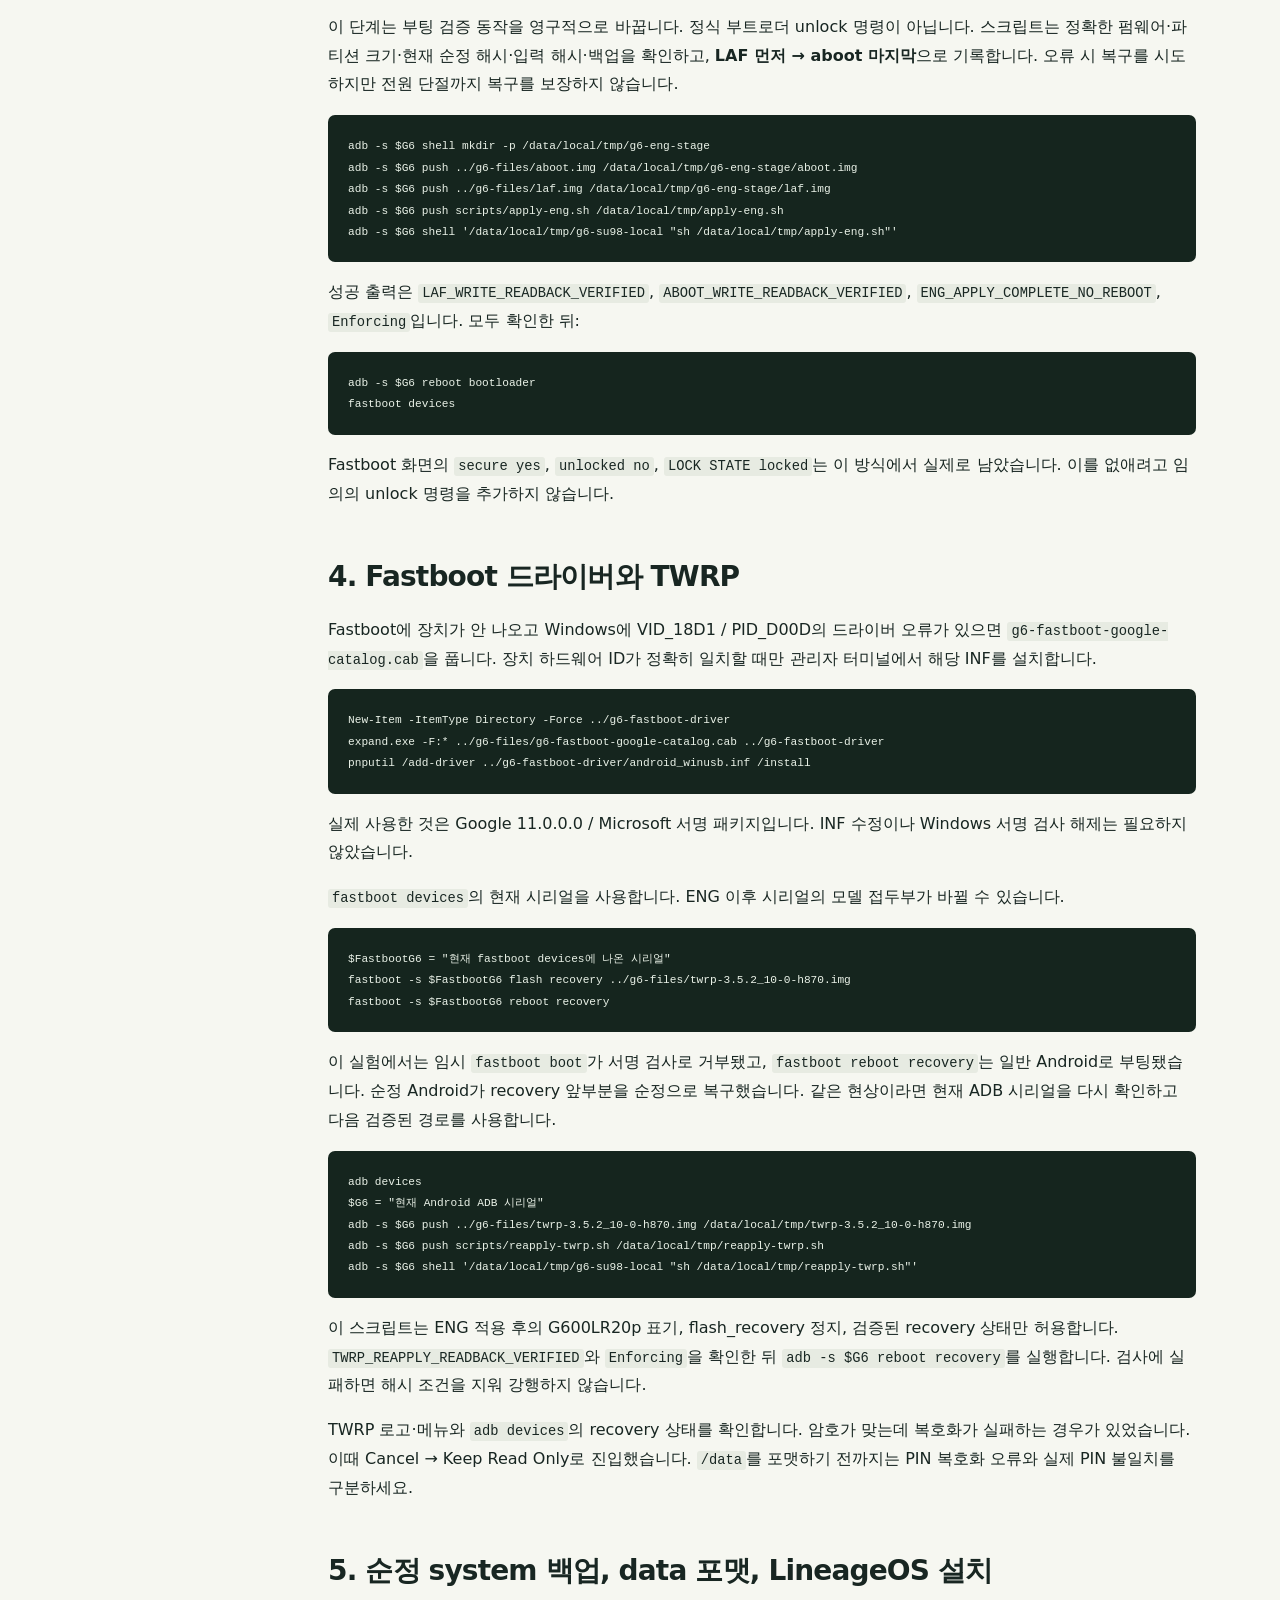
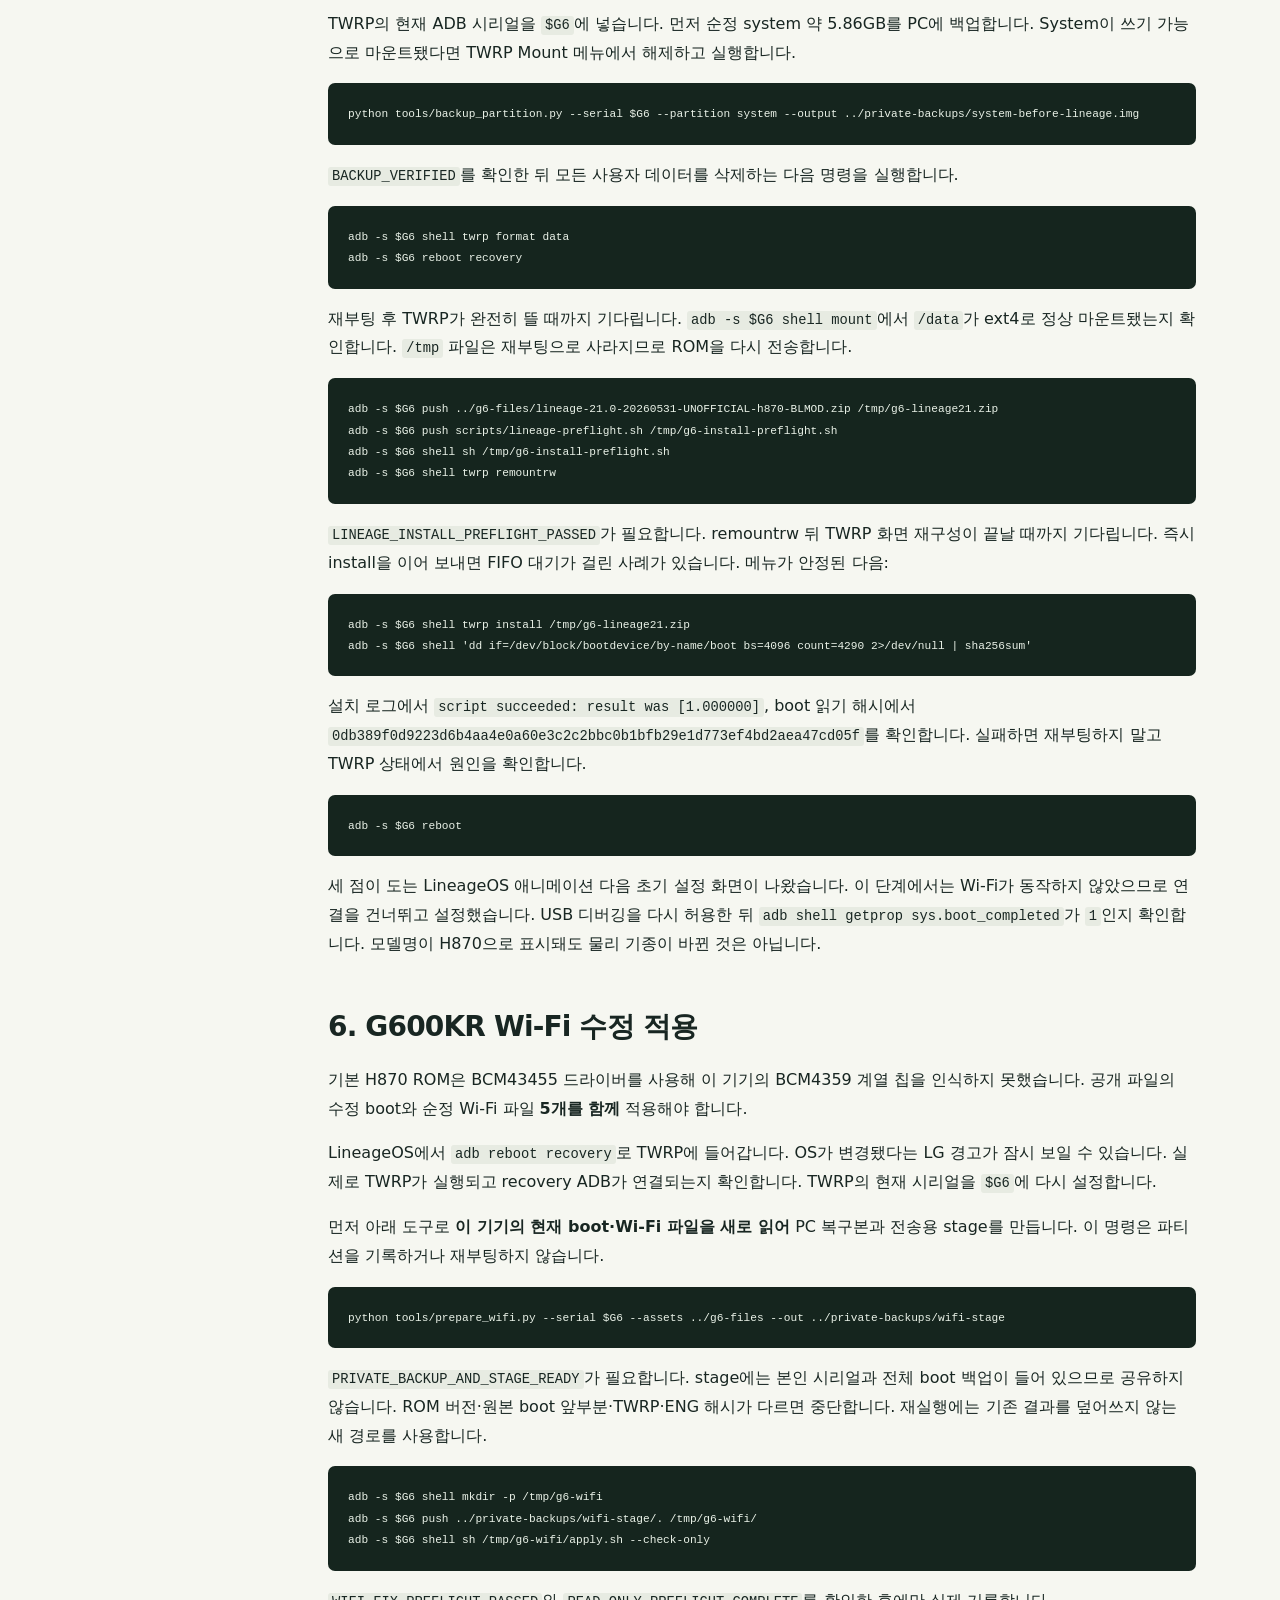
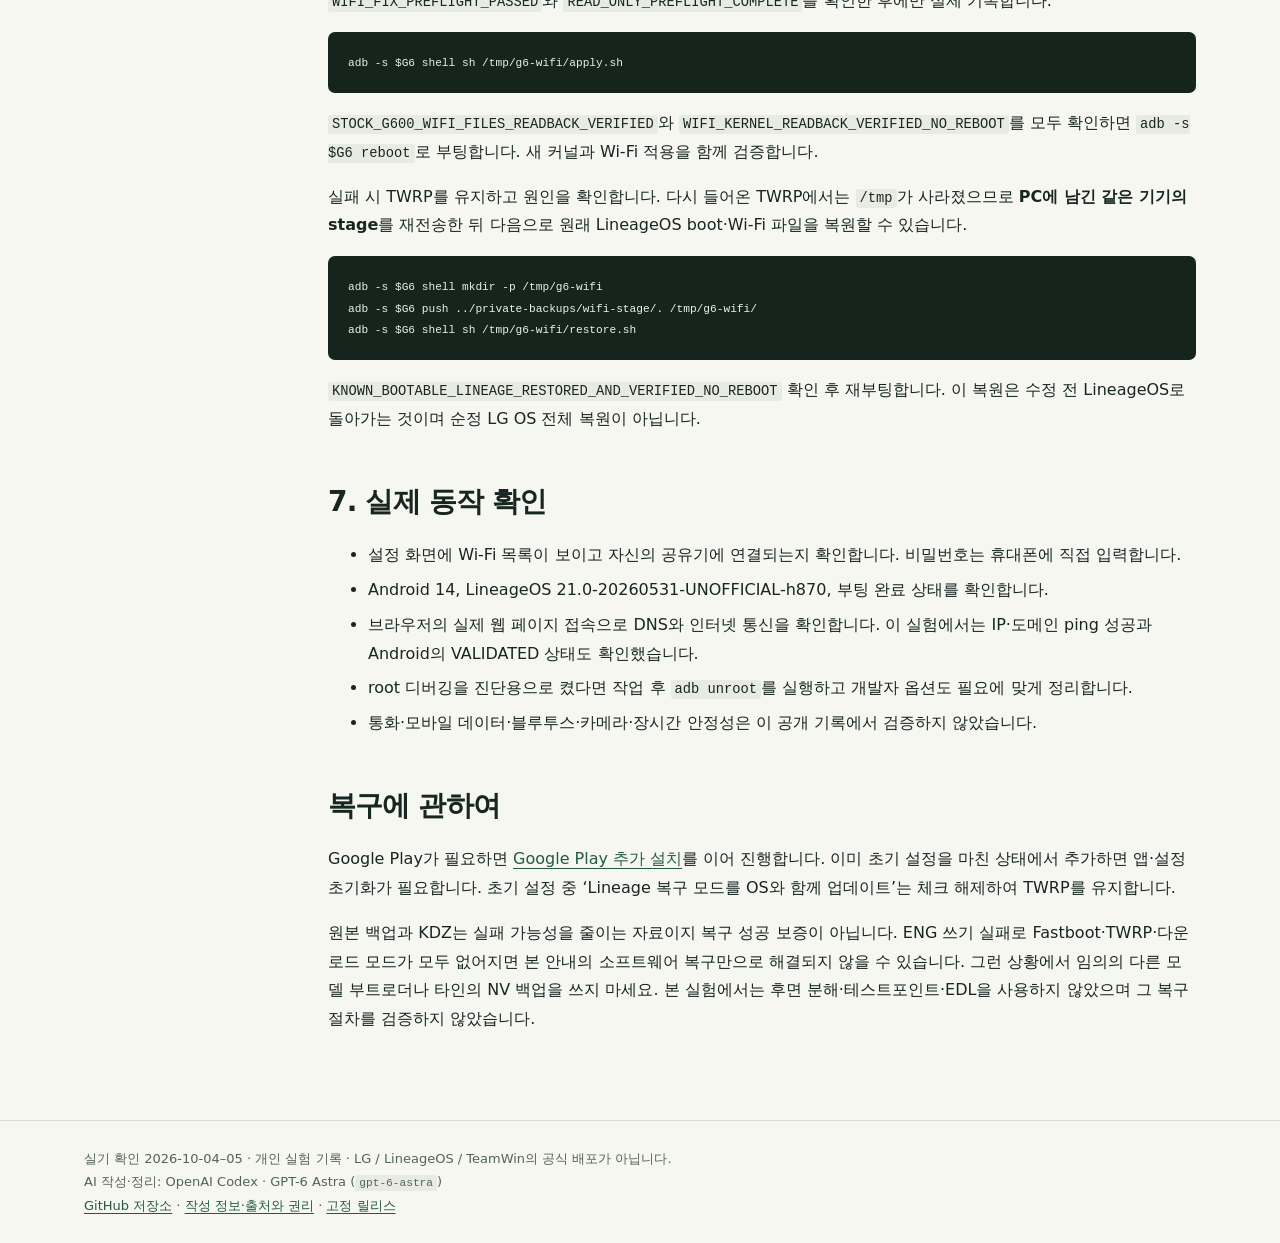
<file: site/guide.html>
<!doctype html>
<html lang="ko"><head><meta charset="utf-8"><meta name="viewport" content="width=device-width, initial-scale=1"><meta name="description" content="설치 순서 — G600KR 한 대에서 확인한 절차와 근거입니다."><meta name="color-scheme" content="light"><title>설치 순서 · G600KR Archive</title><link rel="stylesheet" href="style.css"></head>
<body><a class="screenreader" href="#main">본문으로 이동</a><header><a href="index.html">G600KR / ARCHIVE</a><nav aria-label="주 메뉴"><a href="guide.html">설치 순서</a><a href="downloads.html">다운로드</a><a href="gapps.html">Google Play</a><a href="worklog.html">작업 기록</a><a href="kernel.html">커널 빌드</a></nav></header><main id="main" class="shell"><section class="hero"><div class="eyebrow">G600KR / 설치 순서</div></section><div class="layout"><aside class="side"><nav aria-label="주 메뉴"><a href="guide.html">설치 순서</a><a href="downloads.html">다운로드</a><a href="gapps.html">Google Play</a><a href="worklog.html">작업 기록</a><a href="kernel.html">커널 빌드</a></nav></aside><article class="article"><div class="toc"><span class="toctitle">이 문서의 순서</span><ul>
<li><a href="#0">0. 대상과 준비물</a></li>
<li><a href="#1-android-8">1. 순정 Android 8로 내리기</a></li>
<li><a href="#2">2. 임시 루트와 본인 기기 백업</a></li>
<li><a href="#3-eng-laf-aboot">3. ENG LAF와 aboot 기록</a></li>
<li><a href="#4-fastboot-twrp">4. Fastboot 드라이버와 TWRP</a></li>
<li><a href="#5-system-data-lineageos">5. 순정 system 백업, data 포맷, LineageOS 설치</a></li>
<li><a href="#6-g600kr-wi-fi">6. G600KR Wi-Fi 수정 적용</a></li>
<li><a href="#7">7. 실제 동작 확인</a></li>
<li><a href="#_1">복구에 관하여</a></li>
</ul>
</div>
<h1 id="g600kr">G600KR 설치 순서</h1>
<p>이 안내는 <strong>LGM-G600KR 한 대에서 성공한 순서</strong>를 공개용으로 정리한 것입니다. 기기 조건 확인·개별 백업·쓰기 후 검증을 포함합니다. 처음부터 끝까지 읽고 필요한 파일을 모두 받은 다음 시작하세요. 한 명령이라도 오류를 반환하면 다음 쓰기나 재부팅으로 넘어가지 않습니다.</p>
<h2 id="0">0. 대상과 준비물</h2>
<ul>
<li>물리 모델 <strong>LGM-G600KR / KT / rev_11</strong>. H870으로 표시되는 TWRP나 ROM 속성만으로 물리 기종을 판단하지 않습니다.</li>
<li>시작 상태는 G600KR30c / Android 9였습니다. 안티롤백은 APPSBL(LK)·SBL1·TZ·RPM 모두 <strong>0</strong>임을 기본 전화 앱 <code>*#546368#*600#</code> → SVC Menu → Version Info에서 직접 확인했습니다. 값이 다르면 이 안내를 적용하지 않습니다.</li>
<li>휴대폰의 모든 사용자 데이터가 삭제됩니다. 배터리는 60% 이상, 안정적인 USB 케이블과 PC 전원을 준비합니다. 부트로더 기록 실패는 분해 후 EDL 복구를 요구할 수 있습니다.</li>
<li>Windows, 최신 Android SDK Platform Tools의 <code>adb</code>·<code>fastboot</code>, Python 3.10 이상이 필요합니다. <a href="https://developer.android.com/tools/releases/platform-tools">Platform Tools 공식 다운로드</a>.</li>
<li>공개 저장소를 PC에 내려받아 그 폴더에서 명령을 실행합니다. 아래 명령은 PowerShell 기준이며 <code>adb</code>, <code>fastboot</code>, <code>python</code>이 PATH에 있어야 합니다. 바이너리는 <code>../g6-files</code>, 본인 백업은 <code>../private-backups</code>에 둡니다.</li>
</ul>
<pre><code class="language-powershell">python tools/release_files.py download --directory ../g6-files
python tools/release_files.py assemble --directory ../g6-files
</code></pre>
<p>다운로드 도구는 파일 크기와 SHA-256을 검사합니다. 수동으로 받은 경우 <code>python tools/release_files.py verify --directory ../g6-files</code>로 검사할 수 있습니다. KDZ 세 조각은 압축 파일이 아닌 순서대로 분할한 원본 바이트입니다. <code>assemble</code>로 합친 파일만 LGUP에 지정합니다.</p>
<p>연결 오류로 중단되면 같은 명령을 다시 실행합니다. 이미 완료한 파일은 검증 후 재사용합니다. PC나 앱의 비정상 종료로 임시 파일이 남았다는 오류가 나오면 같은 명령 끝에 <code>--restart</code>를 붙이면 됩니다. 이 옵션은 해당 작업의 <code>.downloading</code> 또는 <code>.assembling</code> 임시 파일만 버리고 재시도하며, 완성된 파일은 덮어쓰지 않습니다.</p>
<h2 id="1-android-8">1. 순정 Android 8로 내리기</h2>
<ol>
<li><code>LGMobileDriver_WHQL_Ver_4.8.0.exe</code>의 LG 서명을 확인하고 설치합니다.</li>
<li><code>LGUP-Cmd-1.15.0.6-Common-2.1.0.23.zip</code>을 풉니다. LGUP_Cmd.exe와 LGUP_Common.dll을 함께 둡니다.</li>
<li>휴대폰 전원을 완전히 끄고 USB를 뺍니다. <strong>볼륨 올림만 누른 채 PC USB 연결</strong> → Firmware Update 화면에서 버튼을 놓습니다.</li>
<li>Windows 장치 관리자에서 LG 다운로드 포트의 COM 번호를 확인합니다. 아래의 <code>com3</code>은 예시입니다.</li>
<li>CMD에서 다음 형태로 실행합니다. DLL과 KDZ 경로의 따옴표를 반드시 유지합니다.</li>
</ol>
<pre><code class="language-text">LGUP_Cmd.exe com3 &quot;C:\G6\LGUP_Common.dll&quot; &quot;C:\G6\G600KR20P_00_1214.kdz&quot;
</code></pre>
<p>이 CLI의 기본 REFURBISH가 실행되며 userdata를 초기화합니다. 실제 실험은 100% / Download Complete / 종료 코드 0을 확인했습니다. 초기 콘솔의 COM0 표시가 실제 COM 포트와 다를 수 있어 DLL 로그의 Port Open과 모델·파일을 함께 봐야 합니다. 기록 중 케이블을 빼지 마세요.</p>
<p>첫 부팅은 오래 걸릴 수 있습니다. 초기 설정을 완료하고 USB 디버깅과 PC 허용을 다시 설정합니다. Google 계정 로그인은 설치 자체의 필수 조건이 아닙니다. 기존 계정의 기기 보호가 요구되는 경우에는 본인 계정으로 해결해야 합니다.</p>
<pre><code class="language-powershell">adb devices
$G6 = &quot;현재 adb devices에 나온 시리얼&quot;
adb -s $G6 shell getprop ro.lge.swversion
adb -s $G6 shell getprop ro.build.version.release
adb -s $G6 shell uname -a
</code></pre>
<p><strong>G600KR20p / Android 8.0.0 / 3.18.71-perf+</strong>를 확인합니다. ADB 연결이 안 되면 잠금 해제·USB 디버깅 승인·케이블을 확인합니다. 이 실험의 Android 9에서는 USB 구성을 MIDI로 바꾸는 것이 도움이 됐습니다.</p>
<h2 id="2">2. 임시 루트와 본인 기기 백업</h2>
<p>사용한 바이너리는 CVE-2019-2215 기반이며 커널 메모리를 변경합니다. Android 9에서는 실패했고 위 Android 8에서 성공했습니다. 실패 시 멈추거나 재부팅될 수 있습니다. 무한 반복 실행하지 않습니다.</p>
<p>공개 <code>g6-su98-local</code>은 원본의 <strong>로드되지 않는 DWARF 디버그 정보에서 PC 사용자 경로만 같은 길이로 익명화</strong>했습니다. ELF의 모든 PT_LOAD 구간은 바이트 단위로 동일합니다. 실행 코드·데이터는 변경하지 않았으며 공개본 해시는 다운로드 목록에 있습니다. 원본과 공개본의 차이는 <code>downloads/su98-debug-anonymization.json</code>과 <code>tools/make_public_su98.py</code>로 확인할 수 있습니다.</p>
<pre><code class="language-powershell">adb -s $G6 push ../g6-files/g6-su98-local /data/local/tmp/g6-su98-local
adb -s $G6 shell chmod 700 /data/local/tmp/g6-su98-local
adb -s $G6 shell '/data/local/tmp/g6-su98-local &quot;id; getenforce; setenforce 1; getenforce&quot;'
</code></pre>
<p><code>uid=0</code>, <code>Permissive</code>, <code>Enforcing</code>을 확인합니다. 일반 ADB 셸은 계속 uid=2000일 수 있습니다. 임시 루트 명령마다 마지막에 SELinux Enforcing을 복원합니다.</p>
<pre><code class="language-powershell">adb -s $G6 push scripts/backup-stock.sh /data/local/tmp/backup-stock.sh
adb -s $G6 shell '/data/local/tmp/g6-su98-local &quot;sh /data/local/tmp/backup-stock.sh&quot;'
New-Item -ItemType Directory -Force ../private-backups
adb -s $G6 pull /data/local/tmp/g6-stock-20p-backup ../private-backups/stock20p
python tools/verify_stock.py ../private-backups/stock20p
</code></pre>
<p><code>BACKUP_COMPLETE</code>와 <code>ALL_58_PRIVATE_BACKUPS_VERIFIED</code>가 모두 필요합니다. 51개 파티션과 7개 기본 GPT의 약 522MB 백업이며 Android 8로 내린 뒤의 상태입니다. 아직 system·userdata·cache는 포함하지 않습니다. 이 백업에는 기기 고유 설정이 있으므로 <strong>본인 PC에만 보관</strong>합니다. 기존 백업 경로가 있으면 스크립트가 중단합니다. 내용을 검사하지 않고 지우거나 덮어쓰지 마세요.</p>
<h2 id="3-eng-laf-aboot">3. ENG LAF와 aboot 기록</h2>
<p>이 단계는 부팅 검증 동작을 영구적으로 바꿉니다. 정식 부트로더 unlock 명령이 아닙니다. 스크립트는 정확한 펌웨어·파티션 크기·현재 순정 해시·입력 해시·백업을 확인하고, <strong>LAF 먼저 → aboot 마지막</strong>으로 기록합니다. 오류 시 복구를 시도하지만 전원 단절까지 복구를 보장하지 않습니다.</p>
<pre><code class="language-powershell">adb -s $G6 shell mkdir -p /data/local/tmp/g6-eng-stage
adb -s $G6 push ../g6-files/aboot.img /data/local/tmp/g6-eng-stage/aboot.img
adb -s $G6 push ../g6-files/laf.img /data/local/tmp/g6-eng-stage/laf.img
adb -s $G6 push scripts/apply-eng.sh /data/local/tmp/apply-eng.sh
adb -s $G6 shell '/data/local/tmp/g6-su98-local &quot;sh /data/local/tmp/apply-eng.sh&quot;'
</code></pre>
<p>성공 출력은 <code>LAF_WRITE_READBACK_VERIFIED</code>, <code>ABOOT_WRITE_READBACK_VERIFIED</code>, <code>ENG_APPLY_COMPLETE_NO_REBOOT</code>, <code>Enforcing</code>입니다. 모두 확인한 뒤:</p>
<pre><code class="language-powershell">adb -s $G6 reboot bootloader
fastboot devices
</code></pre>
<p>Fastboot 화면의 <code>secure yes</code>, <code>unlocked no</code>, <code>LOCK STATE locked</code>는 이 방식에서 실제로 남았습니다. 이를 없애려고 임의의 unlock 명령을 추가하지 않습니다.</p>
<h2 id="4-fastboot-twrp">4. Fastboot 드라이버와 TWRP</h2>
<p>Fastboot에 장치가 안 나오고 Windows에 VID_18D1 / PID_D00D의 드라이버 오류가 있으면 <code>g6-fastboot-google-catalog.cab</code>을 풉니다. 장치 하드웨어 ID가 정확히 일치할 때만 관리자 터미널에서 해당 INF를 설치합니다.</p>
<pre><code class="language-powershell">New-Item -ItemType Directory -Force ../g6-fastboot-driver
expand.exe -F:* ../g6-files/g6-fastboot-google-catalog.cab ../g6-fastboot-driver
pnputil /add-driver ../g6-fastboot-driver/android_winusb.inf /install
</code></pre>
<p>실제 사용한 것은 Google 11.0.0.0 / Microsoft 서명 패키지입니다. INF 수정이나 Windows 서명 검사 해제는 필요하지 않았습니다.</p>
<p><code>fastboot devices</code>의 현재 시리얼을 사용합니다. ENG 이후 시리얼의 모델 접두부가 바뀔 수 있습니다.</p>
<pre><code class="language-powershell">$FastbootG6 = &quot;현재 fastboot devices에 나온 시리얼&quot;
fastboot -s $FastbootG6 flash recovery ../g6-files/twrp-3.5.2_10-0-h870.img
fastboot -s $FastbootG6 reboot recovery
</code></pre>
<p>이 실험에서는 임시 <code>fastboot boot</code>가 서명 검사로 거부됐고, <code>fastboot reboot recovery</code>는 일반 Android로 부팅됐습니다. 순정 Android가 recovery 앞부분을 순정으로 복구했습니다. 같은 현상이라면 현재 ADB 시리얼을 다시 확인하고 다음 검증된 경로를 사용합니다.</p>
<pre><code class="language-powershell">adb devices
$G6 = &quot;현재 Android ADB 시리얼&quot;
adb -s $G6 push ../g6-files/twrp-3.5.2_10-0-h870.img /data/local/tmp/twrp-3.5.2_10-0-h870.img
adb -s $G6 push scripts/reapply-twrp.sh /data/local/tmp/reapply-twrp.sh
adb -s $G6 shell '/data/local/tmp/g6-su98-local &quot;sh /data/local/tmp/reapply-twrp.sh&quot;'
</code></pre>
<p>이 스크립트는 ENG 적용 후의 G600LR20p 표기, flash_recovery 정지, 검증된 recovery 상태만 허용합니다. <code>TWRP_REAPPLY_READBACK_VERIFIED</code>와 <code>Enforcing</code>을 확인한 뒤 <code>adb -s $G6 reboot recovery</code>를 실행합니다. 검사에 실패하면 해시 조건을 지워 강행하지 않습니다.</p>
<p>TWRP 로고·메뉴와 <code>adb devices</code>의 recovery 상태를 확인합니다. 암호가 맞는데 복호화가 실패하는 경우가 있었습니다. 이때 Cancel → Keep Read Only로 진입했습니다. <code>/data</code>를 포맷하기 전까지는 PIN 복호화 오류와 실제 PIN 불일치를 구분하세요.</p>
<h2 id="5-system-data-lineageos">5. 순정 system 백업, data 포맷, LineageOS 설치</h2>
<p>TWRP의 현재 ADB 시리얼을 <code>$G6</code>에 넣습니다. 먼저 순정 system 약 5.86GB를 PC에 백업합니다. System이 쓰기 가능으로 마운트됐다면 TWRP Mount 메뉴에서 해제하고 실행합니다.</p>
<pre><code class="language-powershell">python tools/backup_partition.py --serial $G6 --partition system --output ../private-backups/system-before-lineage.img
</code></pre>
<p><code>BACKUP_VERIFIED</code>를 확인한 뒤 모든 사용자 데이터를 삭제하는 다음 명령을 실행합니다.</p>
<pre><code class="language-powershell">adb -s $G6 shell twrp format data
adb -s $G6 reboot recovery
</code></pre>
<p>재부팅 후 TWRP가 완전히 뜰 때까지 기다립니다. <code>adb -s $G6 shell mount</code>에서 <code>/data</code>가 ext4로 정상 마운트됐는지 확인합니다. <code>/tmp</code> 파일은 재부팅으로 사라지므로 ROM을 다시 전송합니다.</p>
<pre><code class="language-powershell">adb -s $G6 push ../g6-files/lineage-21.0-20260531-UNOFFICIAL-h870-BLMOD.zip /tmp/g6-lineage21.zip
adb -s $G6 push scripts/lineage-preflight.sh /tmp/g6-install-preflight.sh
adb -s $G6 shell sh /tmp/g6-install-preflight.sh
adb -s $G6 shell twrp remountrw
</code></pre>
<p><code>LINEAGE_INSTALL_PREFLIGHT_PASSED</code>가 필요합니다. remountrw 뒤 TWRP 화면 재구성이 끝날 때까지 기다립니다. 즉시 install을 이어 보내면 FIFO 대기가 걸린 사례가 있습니다. 메뉴가 안정된 다음:</p>
<pre><code class="language-powershell">adb -s $G6 shell twrp install /tmp/g6-lineage21.zip
adb -s $G6 shell 'dd if=/dev/block/bootdevice/by-name/boot bs=4096 count=4290 2&gt;/dev/null | sha256sum'
</code></pre>
<p>설치 로그에서 <code>script succeeded: result was [1.000000]</code>, boot 읽기 해시에서 <strong><code>0db389f0d9223d6b4aa4e0a60e3c2c2bbc0b1bfb29e1d773ef4bd2aea47cd05f</code></strong>를 확인합니다. 실패하면 재부팅하지 말고 TWRP 상태에서 원인을 확인합니다.</p>
<pre><code class="language-powershell">adb -s $G6 reboot
</code></pre>
<p>세 점이 도는 LineageOS 애니메이션 다음 초기 설정 화면이 나왔습니다. 이 단계에서는 Wi-Fi가 동작하지 않았으므로 연결을 건너뛰고 설정했습니다. USB 디버깅을 다시 허용한 뒤 <code>adb shell getprop sys.boot_completed</code>가 <code>1</code>인지 확인합니다. 모델명이 H870으로 표시돼도 물리 기종이 바뀐 것은 아닙니다.</p>
<h2 id="6-g600kr-wi-fi">6. G600KR Wi-Fi 수정 적용</h2>
<p>기본 H870 ROM은 BCM43455 드라이버를 사용해 이 기기의 BCM4359 계열 칩을 인식하지 못했습니다. 공개 파일의 수정 boot와 순정 Wi-Fi 파일 <strong>5개를 함께</strong> 적용해야 합니다.</p>
<p>LineageOS에서 <code>adb reboot recovery</code>로 TWRP에 들어갑니다. OS가 변경됐다는 LG 경고가 잠시 보일 수 있습니다. 실제로 TWRP가 실행되고 recovery ADB가 연결되는지 확인합니다. TWRP의 현재 시리얼을 <code>$G6</code>에 다시 설정합니다.</p>
<p>먼저 아래 도구로 <strong>이 기기의 현재 boot·Wi-Fi 파일을 새로 읽어</strong> PC 복구본과 전송용 stage를 만듭니다. 이 명령은 파티션을 기록하거나 재부팅하지 않습니다.</p>
<pre><code class="language-powershell">python tools/prepare_wifi.py --serial $G6 --assets ../g6-files --out ../private-backups/wifi-stage
</code></pre>
<p><code>PRIVATE_BACKUP_AND_STAGE_READY</code>가 필요합니다. stage에는 본인 시리얼과 전체 boot 백업이 들어 있으므로 공유하지 않습니다. ROM 버전·원본 boot 앞부분·TWRP·ENG 해시가 다르면 중단합니다. 재실행에는 기존 결과를 덮어쓰지 않는 새 경로를 사용합니다.</p>
<pre><code class="language-powershell">adb -s $G6 shell mkdir -p /tmp/g6-wifi
adb -s $G6 push ../private-backups/wifi-stage/. /tmp/g6-wifi/
adb -s $G6 shell sh /tmp/g6-wifi/apply.sh --check-only
</code></pre>
<p><code>WIFI_FIX_PREFLIGHT_PASSED</code>와 <code>READ_ONLY_PREFLIGHT_COMPLETE</code>를 확인한 후에만 실제 기록합니다.</p>
<pre><code class="language-powershell">adb -s $G6 shell sh /tmp/g6-wifi/apply.sh
</code></pre>
<p><code>STOCK_G600_WIFI_FILES_READBACK_VERIFIED</code>와 <code>WIFI_KERNEL_READBACK_VERIFIED_NO_REBOOT</code>를 모두 확인하면 <code>adb -s $G6 reboot</code>로 부팅합니다. 새 커널과 Wi-Fi 적용을 함께 검증합니다.</p>
<p>실패 시 TWRP를 유지하고 원인을 확인합니다. 다시 들어온 TWRP에서는 <code>/tmp</code>가 사라졌으므로 <strong>PC에 남긴 같은 기기의 stage</strong>를 재전송한 뒤 다음으로 원래 LineageOS boot·Wi-Fi 파일을 복원할 수 있습니다.</p>
<pre><code class="language-powershell">adb -s $G6 shell mkdir -p /tmp/g6-wifi
adb -s $G6 push ../private-backups/wifi-stage/. /tmp/g6-wifi/
adb -s $G6 shell sh /tmp/g6-wifi/restore.sh
</code></pre>
<p><code>KNOWN_BOOTABLE_LINEAGE_RESTORED_AND_VERIFIED_NO_REBOOT</code> 확인 후 재부팅합니다. 이 복원은 수정 전 LineageOS로 돌아가는 것이며 순정 LG OS 전체 복원이 아닙니다.</p>
<h2 id="7">7. 실제 동작 확인</h2>
<ul>
<li>설정 화면에 Wi-Fi 목록이 보이고 자신의 공유기에 연결되는지 확인합니다. 비밀번호는 휴대폰에 직접 입력합니다.</li>
<li>Android 14, LineageOS 21.0-20260531-UNOFFICIAL-h870, 부팅 완료 상태를 확인합니다.</li>
<li>브라우저의 실제 웹 페이지 접속으로 DNS와 인터넷 통신을 확인합니다. 이 실험에서는 IP·도메인 ping 성공과 Android의 VALIDATED 상태도 확인했습니다.</li>
<li>root 디버깅을 진단용으로 켰다면 작업 후 <code>adb unroot</code>를 실행하고 개발자 옵션도 필요에 맞게 정리합니다.</li>
<li>통화·모바일 데이터·블루투스·카메라·장시간 안정성은 이 공개 기록에서 검증하지 않았습니다.</li>
</ul>
<h2 id="_1">복구에 관하여</h2>
<p>Google Play가 필요하면 <a href="gapps.html">Google Play 추가 설치</a>를 이어 진행합니다. 이미 초기 설정을 마친 상태에서 추가하면 앱·설정 초기화가 필요합니다. 초기 설정 중 ‘Lineage 복구 모드를 OS와 함께 업데이트’는 체크 해제하여 TWRP를 유지합니다.</p>
<p>원본 백업과 KDZ는 실패 가능성을 줄이는 자료이지 복구 성공 보증이 아닙니다. ENG 쓰기 실패로 Fastboot·TWRP·다운로드 모드가 모두 없어지면 본 안내의 소프트웨어 복구만으로 해결되지 않을 수 있습니다. 그런 상황에서 임의의 다른 모델 부트로더나 타인의 NV 백업을 쓰지 마세요. 본 실험에서는 후면 분해·테스트포인트·EDL을 사용하지 않았으며 그 복구 절차를 검증하지 않았습니다.</p></article></div></main><footer><div>실기 확인 2026-10-04–05 · 개인 실험 기록 · LG / LineageOS / TeamWin의 공식 배포가 아닙니다.<br>AI 작성·정리: OpenAI Codex · GPT-6 Astra (<code>gpt-6-astra</code>)<br><a href="https://github.com/sftblw-pages/lg-g6-g600kr">GitHub 저장소</a> · <a href="notice.html">작성 정보·출처와 권리</a> · <a href="https://github.com/sftblw-pages/lg-g6-g600kr/releases/tag/g600kr-2026-10-05">고정 릴리스</a></div></footer></body></html>
</file>
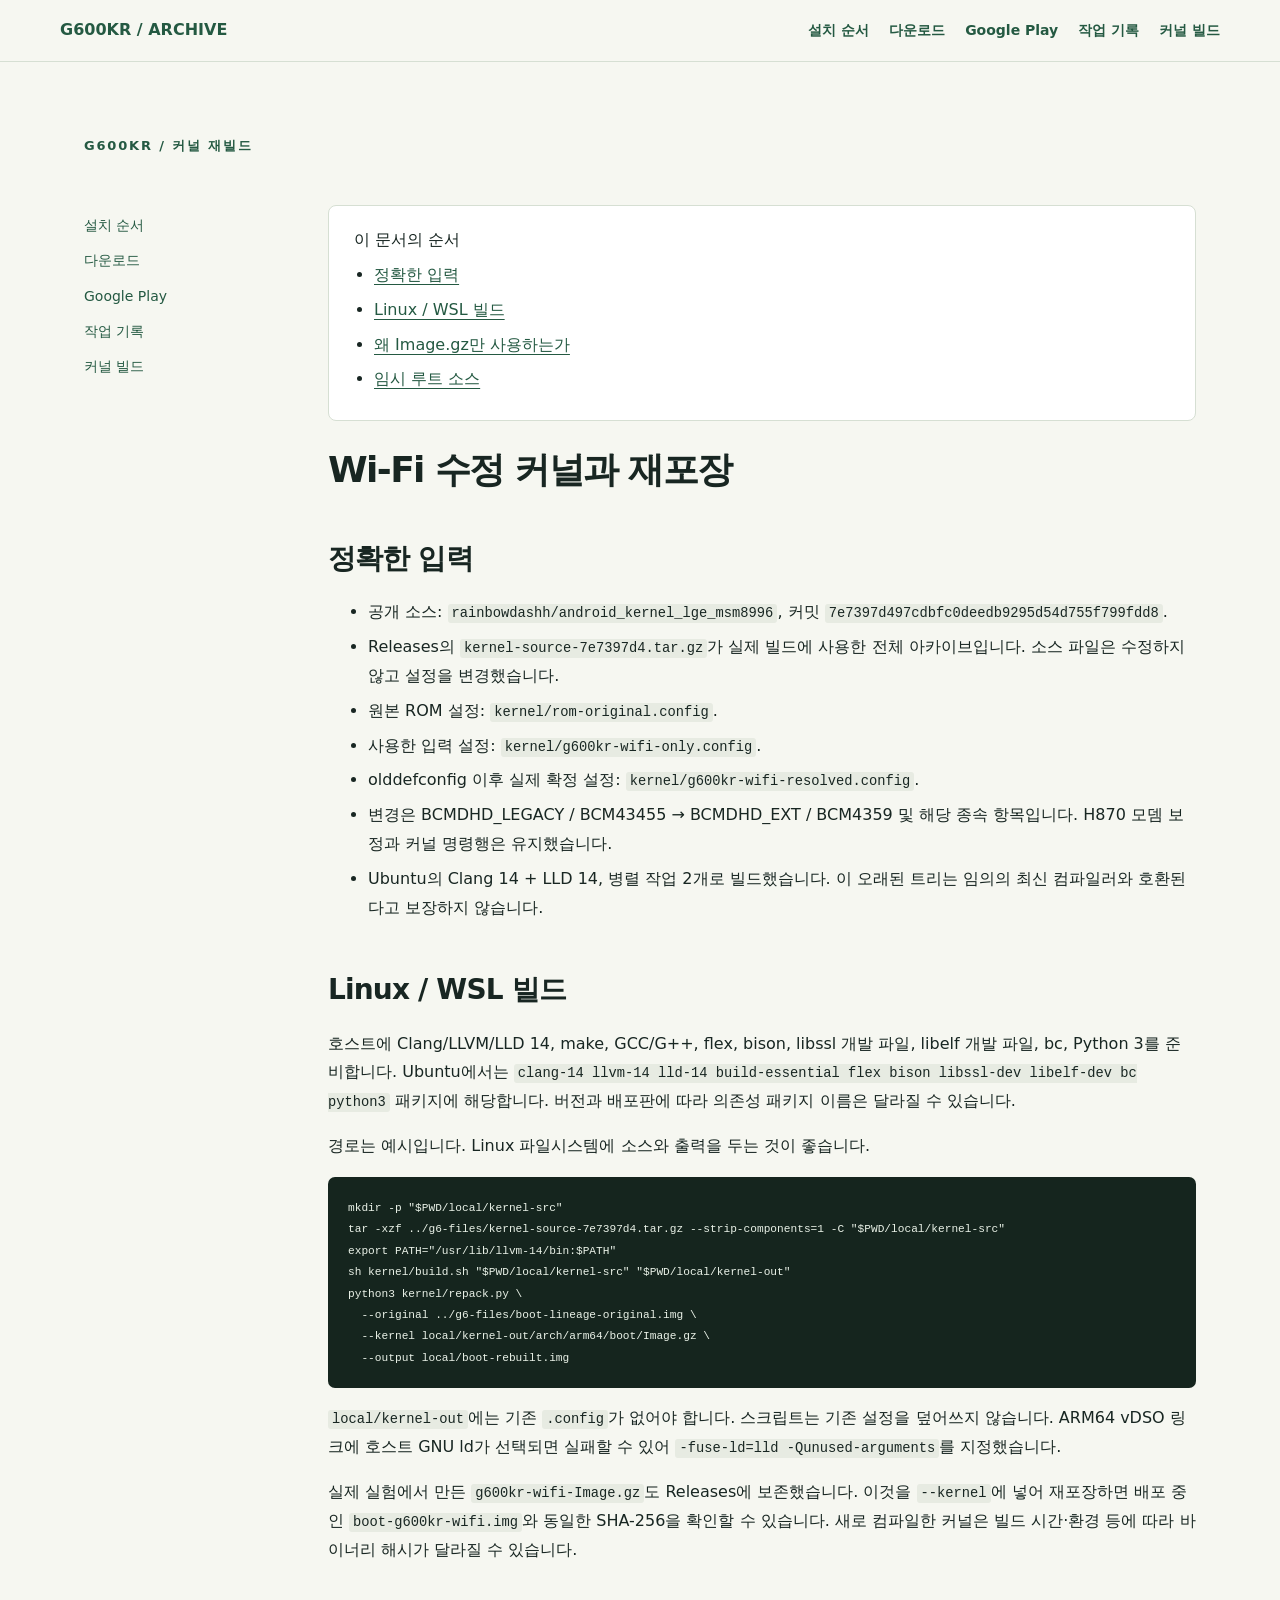
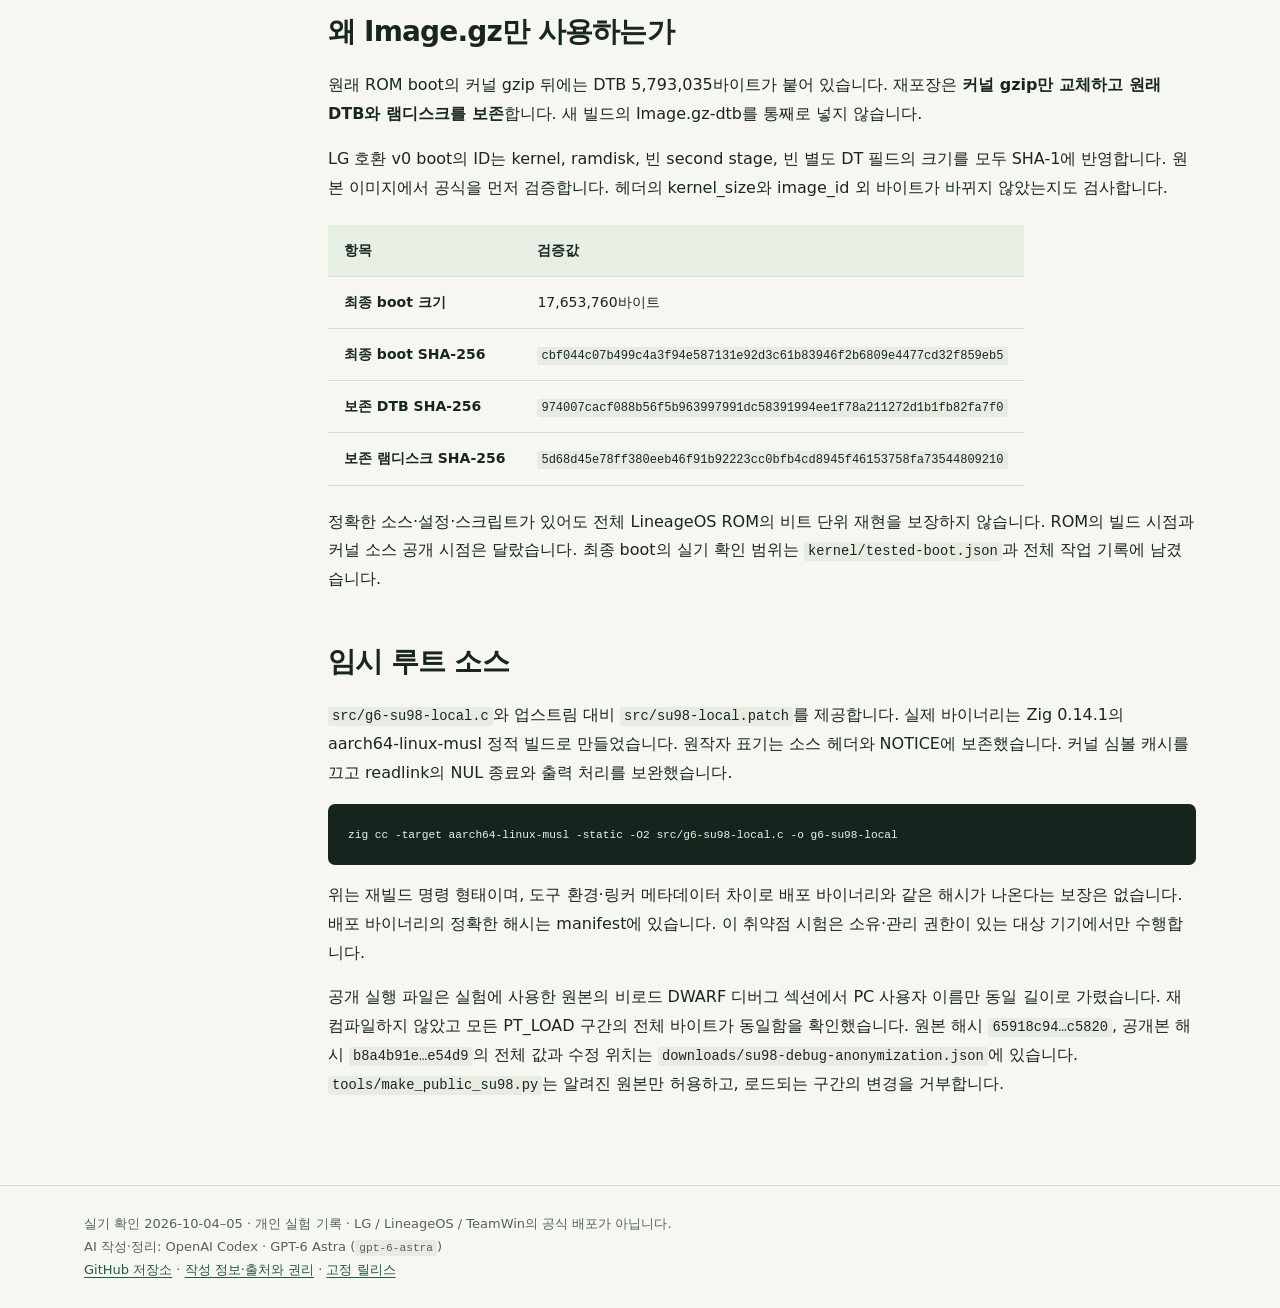
<file: site/kernel.html>
<!doctype html>
<html lang="ko"><head><meta charset="utf-8"><meta name="viewport" content="width=device-width, initial-scale=1"><meta name="description" content="커널 재빌드 — G600KR 한 대에서 확인한 절차와 근거입니다."><meta name="color-scheme" content="light"><title>커널 재빌드 · G600KR Archive</title><link rel="stylesheet" href="style.css"></head>
<body><a class="screenreader" href="#main">본문으로 이동</a><header><a href="index.html">G600KR / ARCHIVE</a><nav aria-label="주 메뉴"><a href="guide.html">설치 순서</a><a href="downloads.html">다운로드</a><a href="gapps.html">Google Play</a><a href="worklog.html">작업 기록</a><a href="kernel.html">커널 빌드</a></nav></header><main id="main" class="shell"><section class="hero"><div class="eyebrow">G600KR / 커널 재빌드</div></section><div class="layout"><aside class="side"><nav aria-label="주 메뉴"><a href="guide.html">설치 순서</a><a href="downloads.html">다운로드</a><a href="gapps.html">Google Play</a><a href="worklog.html">작업 기록</a><a href="kernel.html">커널 빌드</a></nav></aside><article class="article"><div class="toc"><span class="toctitle">이 문서의 순서</span><ul>
<li><a href="#_1">정확한 입력</a></li>
<li><a href="#linux-wsl">Linux / WSL 빌드</a></li>
<li><a href="#imagegz">왜 Image.gz만 사용하는가</a></li>
<li><a href="#_2">임시 루트 소스</a></li>
</ul>
</div>
<h1 id="wi-fi">Wi-Fi 수정 커널과 재포장</h1>
<h2 id="_1">정확한 입력</h2>
<ul>
<li>공개 소스: <code>rainbowdashh/android_kernel_lge_msm8996</code>, 커밋 <code>7e7397d497cdbfc0deedb9295d54d755f799fdd8</code>.</li>
<li>Releases의 <code>kernel-source-7e7397d4.tar.gz</code>가 실제 빌드에 사용한 전체 아카이브입니다. 소스 파일은 수정하지 않고 설정을 변경했습니다.</li>
<li>원본 ROM 설정: <code>kernel/rom-original.config</code>.</li>
<li>사용한 입력 설정: <code>kernel/g600kr-wifi-only.config</code>.</li>
<li>olddefconfig 이후 실제 확정 설정: <code>kernel/g600kr-wifi-resolved.config</code>.</li>
<li>변경은 BCMDHD_LEGACY / BCM43455 → BCMDHD_EXT / BCM4359 및 해당 종속 항목입니다. H870 모뎀 보정과 커널 명령행은 유지했습니다.</li>
<li>Ubuntu의 Clang 14 + LLD 14, 병렬 작업 2개로 빌드했습니다. 이 오래된 트리는 임의의 최신 컴파일러와 호환된다고 보장하지 않습니다.</li>
</ul>
<h2 id="linux-wsl">Linux / WSL 빌드</h2>
<p>호스트에 Clang/LLVM/LLD 14, make, GCC/G++, flex, bison, libssl 개발 파일, libelf 개발 파일, bc, Python 3를 준비합니다. Ubuntu에서는 <code>clang-14 llvm-14 lld-14 build-essential flex bison libssl-dev libelf-dev bc python3</code> 패키지에 해당합니다. 버전과 배포판에 따라 의존성 패키지 이름은 달라질 수 있습니다.</p>
<p>경로는 예시입니다. Linux 파일시스템에 소스와 출력을 두는 것이 좋습니다.</p>
<pre><code class="language-sh">mkdir -p &quot;$PWD/local/kernel-src&quot;
tar -xzf ../g6-files/kernel-source-7e7397d4.tar.gz --strip-components=1 -C &quot;$PWD/local/kernel-src&quot;
export PATH=&quot;/usr/lib/llvm-14/bin:$PATH&quot;
sh kernel/build.sh &quot;$PWD/local/kernel-src&quot; &quot;$PWD/local/kernel-out&quot;
python3 kernel/repack.py \
  --original ../g6-files/boot-lineage-original.img \
  --kernel local/kernel-out/arch/arm64/boot/Image.gz \
  --output local/boot-rebuilt.img
</code></pre>
<p><code>local/kernel-out</code>에는 기존 <code>.config</code>가 없어야 합니다. 스크립트는 기존 설정을 덮어쓰지 않습니다. ARM64 vDSO 링크에 호스트 GNU ld가 선택되면 실패할 수 있어 <code>-fuse-ld=lld -Qunused-arguments</code>를 지정했습니다.</p>
<p>실제 실험에서 만든 <code>g600kr-wifi-Image.gz</code>도 Releases에 보존했습니다. 이것을 <code>--kernel</code>에 넣어 재포장하면 배포 중인 <code>boot-g600kr-wifi.img</code>와 동일한 SHA-256을 확인할 수 있습니다. 새로 컴파일한 커널은 빌드 시간·환경 등에 따라 바이너리 해시가 달라질 수 있습니다.</p>
<h2 id="imagegz">왜 Image.gz만 사용하는가</h2>
<p>원래 ROM boot의 커널 gzip 뒤에는 DTB 5,793,035바이트가 붙어 있습니다. 재포장은 <strong>커널 gzip만 교체하고 원래 DTB와 램디스크를 보존</strong>합니다. 새 빌드의 Image.gz-dtb를 통째로 넣지 않습니다.</p>
<p>LG 호환 v0 boot의 ID는 kernel, ramdisk, 빈 second stage, 빈 별도 DT 필드의 크기를 모두 SHA-1에 반영합니다. 원본 이미지에서 공식을 먼저 검증합니다. 헤더의 kernel_size와 image_id 외 바이트가 바뀌지 않았는지도 검사합니다.</p>
<table>
<thead>
<tr>
<th>항목</th>
<th>검증값</th>
</tr>
</thead>
<tbody>
<tr>
<td>최종 boot 크기</td>
<td>17,653,760바이트</td>
</tr>
<tr>
<td>최종 boot SHA-256</td>
<td><code>cbf044c07b499c4a3f94e587131e92d3c61b83946f2b6809e4477cd32f859eb5</code></td>
</tr>
<tr>
<td>보존 DTB SHA-256</td>
<td><code>974007cacf088b56f5b963997991dc58391994ee1f78a211272d1b1fb82fa7f0</code></td>
</tr>
<tr>
<td>보존 램디스크 SHA-256</td>
<td><code>5d68d45e78ff380eeb46f91b92223cc0bfb4cd8945f46153758fa73544809210</code></td>
</tr>
</tbody>
</table>
<p>정확한 소스·설정·스크립트가 있어도 전체 LineageOS ROM의 비트 단위 재현을 보장하지 않습니다. ROM의 빌드 시점과 커널 소스 공개 시점은 달랐습니다. 최종 boot의 실기 확인 범위는 <code>kernel/tested-boot.json</code>과 전체 작업 기록에 남겼습니다.</p>
<h2 id="_2">임시 루트 소스</h2>
<p><code>src/g6-su98-local.c</code>와 업스트림 대비 <code>src/su98-local.patch</code>를 제공합니다. 실제 바이너리는 Zig 0.14.1의 aarch64-linux-musl 정적 빌드로 만들었습니다. 원작자 표기는 소스 헤더와 NOTICE에 보존했습니다. 커널 심볼 캐시를 끄고 readlink의 NUL 종료와 출력 처리를 보완했습니다.</p>
<pre><code class="language-sh">zig cc -target aarch64-linux-musl -static -O2 src/g6-su98-local.c -o g6-su98-local
</code></pre>
<p>위는 재빌드 명령 형태이며, 도구 환경·링커 메타데이터 차이로 배포 바이너리와 같은 해시가 나온다는 보장은 없습니다. 배포 바이너리의 정확한 해시는 manifest에 있습니다. 이 취약점 시험은 소유·관리 권한이 있는 대상 기기에서만 수행합니다.</p>
<p>공개 실행 파일은 실험에 사용한 원본의 비로드 DWARF 디버그 섹션에서 PC 사용자 이름만 동일 길이로 가렸습니다. 재컴파일하지 않았고 모든 PT_LOAD 구간의 전체 바이트가 동일함을 확인했습니다. 원본 해시 <code>65918c94…c5820</code>, 공개본 해시 <code>b8a4b91e…e54d9</code>의 전체 값과 수정 위치는 <code>downloads/su98-debug-anonymization.json</code>에 있습니다. <code>tools/make_public_su98.py</code>는 알려진 원본만 허용하고, 로드되는 구간의 변경을 거부합니다.</p></article></div></main><footer><div>실기 확인 2026-10-04–05 · 개인 실험 기록 · LG / LineageOS / TeamWin의 공식 배포가 아닙니다.<br>AI 작성·정리: OpenAI Codex · GPT-6 Astra (<code>gpt-6-astra</code>)<br><a href="https://github.com/sftblw-pages/lg-g6-g600kr">GitHub 저장소</a> · <a href="notice.html">작성 정보·출처와 권리</a> · <a href="https://github.com/sftblw-pages/lg-g6-g600kr/releases/tag/g600kr-2026-10-05">고정 릴리스</a></div></footer></body></html>
</file>
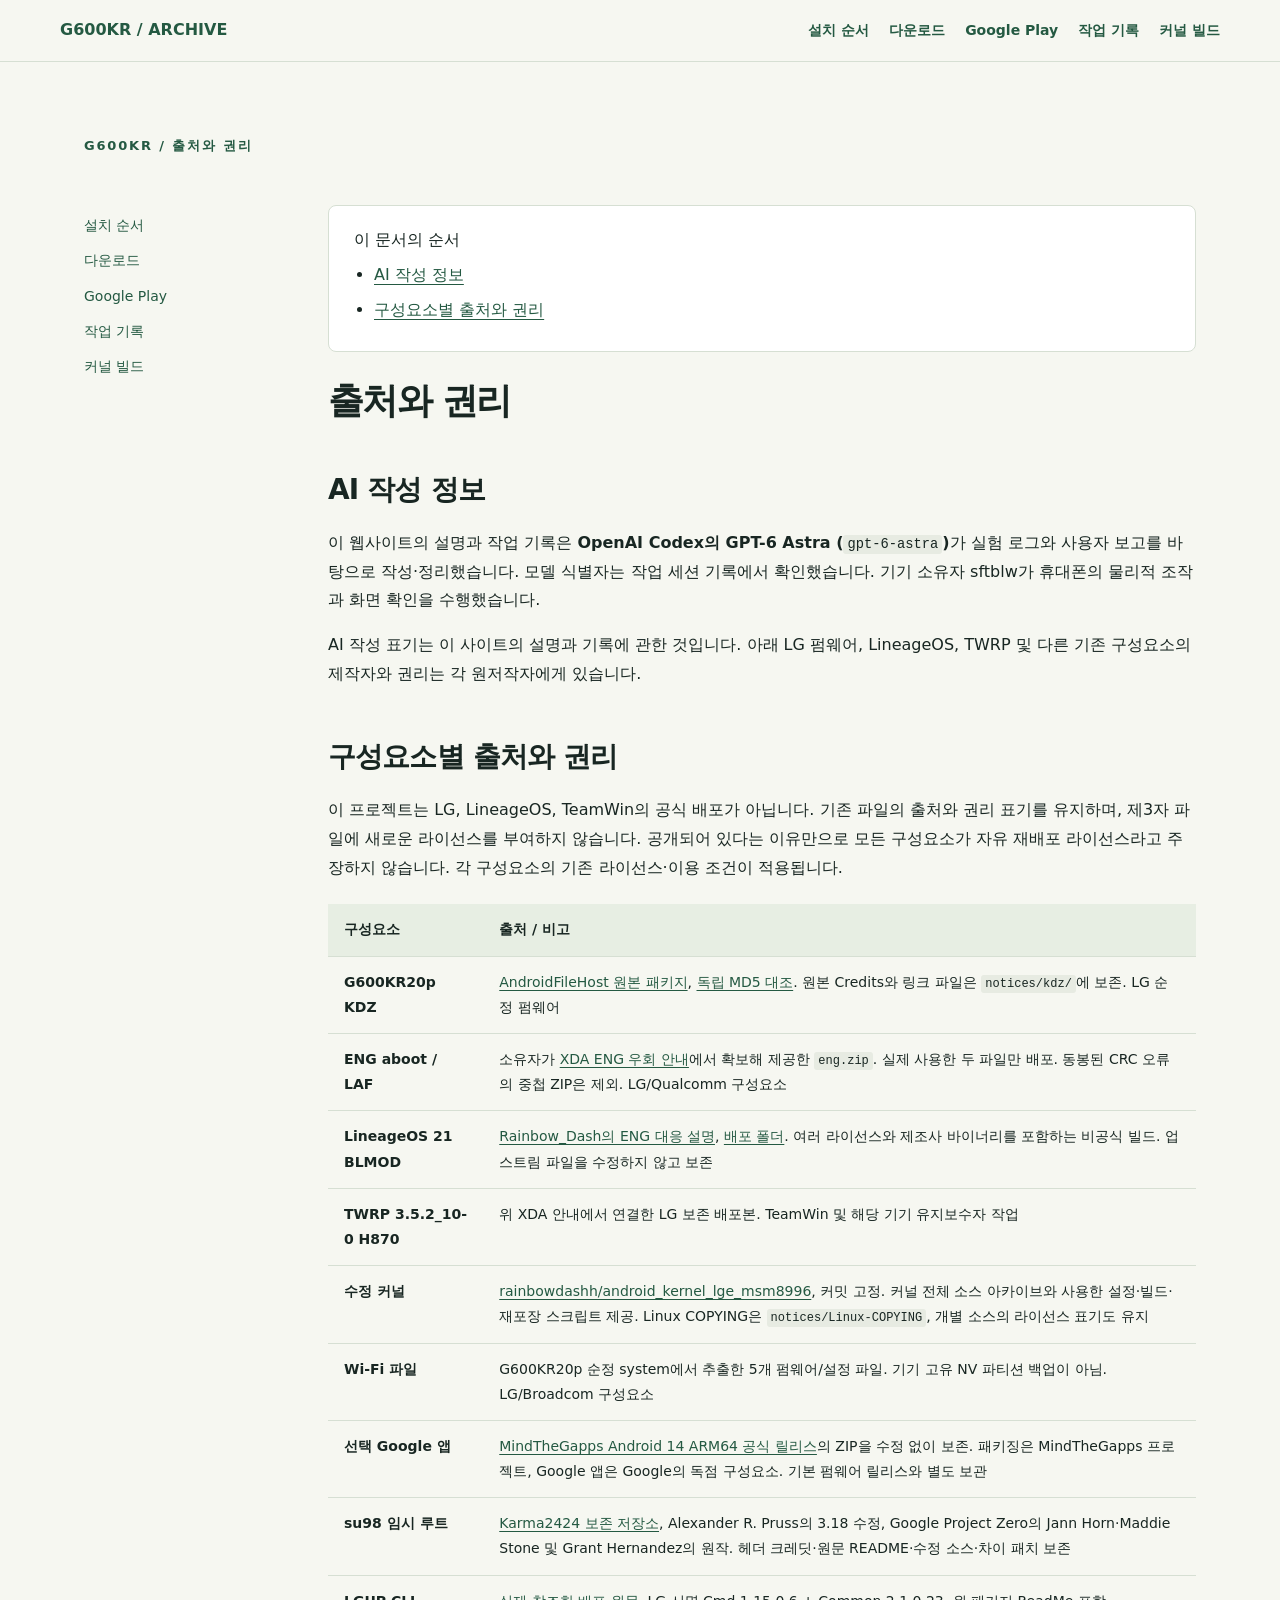
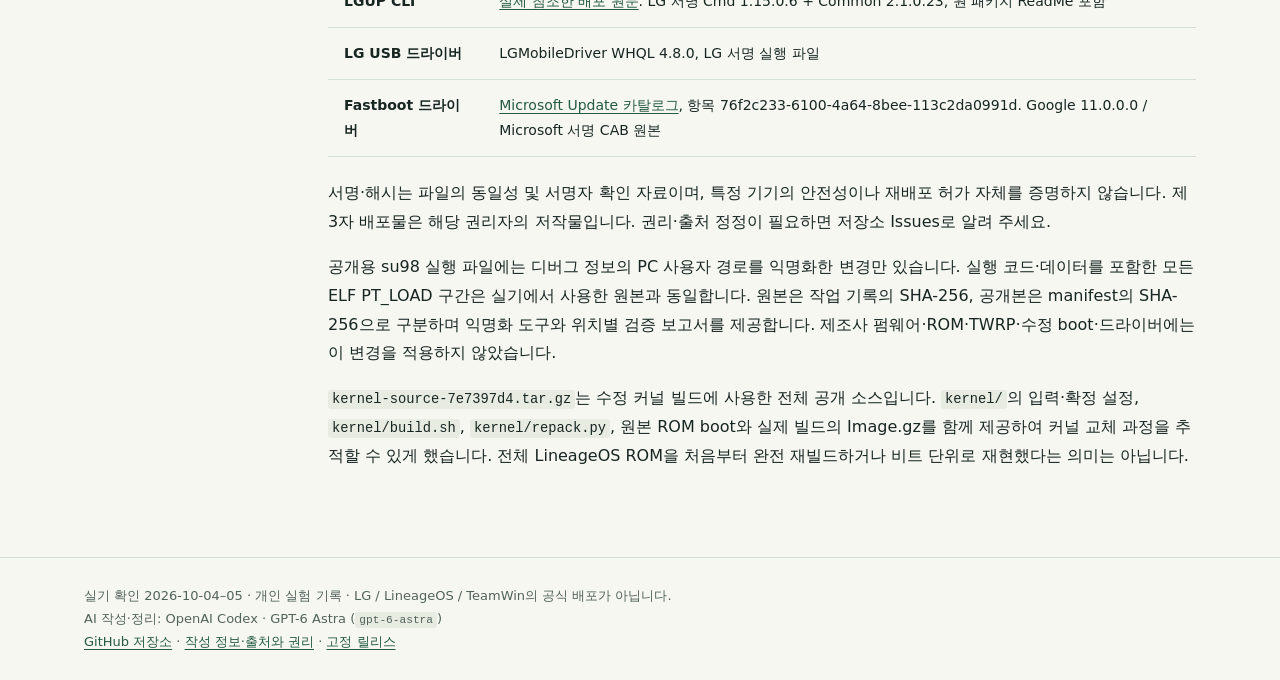
<file: site/notice.html>
<!doctype html>
<html lang="ko"><head><meta charset="utf-8"><meta name="viewport" content="width=device-width, initial-scale=1"><meta name="description" content="출처와 권리 — G600KR 한 대에서 확인한 절차와 근거입니다."><meta name="color-scheme" content="light"><title>출처와 권리 · G600KR Archive</title><link rel="stylesheet" href="style.css"></head>
<body><a class="screenreader" href="#main">본문으로 이동</a><header><a href="index.html">G600KR / ARCHIVE</a><nav aria-label="주 메뉴"><a href="guide.html">설치 순서</a><a href="downloads.html">다운로드</a><a href="gapps.html">Google Play</a><a href="worklog.html">작업 기록</a><a href="kernel.html">커널 빌드</a></nav></header><main id="main" class="shell"><section class="hero"><div class="eyebrow">G600KR / 출처와 권리</div></section><div class="layout"><aside class="side"><nav aria-label="주 메뉴"><a href="guide.html">설치 순서</a><a href="downloads.html">다운로드</a><a href="gapps.html">Google Play</a><a href="worklog.html">작업 기록</a><a href="kernel.html">커널 빌드</a></nav></aside><article class="article"><div class="toc"><span class="toctitle">이 문서의 순서</span><ul>
<li><a href="#ai">AI 작성 정보</a></li>
<li><a href="#_2">구성요소별 출처와 권리</a></li>
</ul>
</div>
<h1 id="_1">출처와 권리</h1>
<h2 id="ai">AI 작성 정보</h2>
<p>이 웹사이트의 설명과 작업 기록은 <strong>OpenAI Codex의 GPT-6 Astra (<code>gpt-6-astra</code>)</strong>가 실험 로그와 사용자 보고를 바탕으로 작성·정리했습니다. 모델 식별자는 작업 세션 기록에서 확인했습니다. 기기 소유자 sftblw가 휴대폰의 물리적 조작과 화면 확인을 수행했습니다.</p>
<p>AI 작성 표기는 이 사이트의 설명과 기록에 관한 것입니다. 아래 LG 펌웨어, LineageOS, TWRP 및 다른 기존 구성요소의 제작자와 권리는 각 원저작자에게 있습니다.</p>
<h2 id="_2">구성요소별 출처와 권리</h2>
<p>이 프로젝트는 LG, LineageOS, TeamWin의 공식 배포가 아닙니다. 기존 파일의 출처와 권리 표기를 유지하며, 제3자 파일에 새로운 라이선스를 부여하지 않습니다. 공개되어 있다는 이유만으로 모든 구성요소가 자유 재배포 라이선스라고 주장하지 않습니다. 각 구성요소의 기존 라이선스·이용 조건이 적용됩니다.</p>
<table>
<thead>
<tr>
<th>구성요소</th>
<th>출처 / 비고</th>
</tr>
</thead>
<tbody>
<tr>
<td>G600KR20p KDZ</td>
<td><a href="https://androidfilehost.com/?fid=17825722713688290866">AndroidFileHost 원본 패키지</a>, <a href="https://lg-firmwares.com/downloads-file/17445/G600KR20P_00_1214">독립 MD5 대조</a>. 원본 Credits와 링크 파일은 <code>notices/kdz/</code>에 보존. LG 순정 펌웨어</td>
</tr>
<tr>
<td>ENG aboot / LAF</td>
<td>소유자가 <a href="https://xdaforums.com/t/guide-lg-g6-bootloader-unlock-2025.4772845/">XDA ENG 우회 안내</a>에서 확보해 제공한 <code>eng.zip</code>. 실제 사용한 두 파일만 배포. 동봉된 CRC 오류의 중첩 ZIP은 제외. LG/Qualcomm 구성요소</td>
</tr>
<tr>
<td>LineageOS 21 BLMOD</td>
<td><a href="https://xdaforums.com/t/guide-lg-g6-bootloader-unlock-2025.4772845/page-5#post-90611082">Rainbow_Dash의 ENG 대응 설명</a>, <a href="https://drive.google.com/drive/folders/1eNkIKYt29yycOa2nr7mqRuYIAFLBb692">배포 폴더</a>. 여러 라이선스와 제조사 바이너리를 포함하는 비공식 빌드. 업스트림 파일을 수정하지 않고 보존</td>
</tr>
<tr>
<td>TWRP 3.5.2_10-0 H870</td>
<td>위 XDA 안내에서 연결한 LG 보존 배포본. TeamWin 및 해당 기기 유지보수자 작업</td>
</tr>
<tr>
<td>수정 커널</td>
<td><a href="https://github.com/rainbowdashh/android_kernel_lge_msm8996/tree/7e7397d497cdbfc0deedb9295d54d755f799fdd8">rainbowdashh/android_kernel_lge_msm8996</a>, 커밋 고정. 커널 전체 소스 아카이브와 사용한 설정·빌드·재포장 스크립트 제공. Linux COPYING은 <code>notices/Linux-COPYING</code>, 개별 소스의 라이선스 표기도 유지</td>
</tr>
<tr>
<td>Wi-Fi 파일</td>
<td>G600KR20p 순정 system에서 추출한 5개 펌웨어/설정 파일. 기기 고유 NV 파티션 백업이 아님. LG/Broadcom 구성요소</td>
</tr>
<tr>
<td>선택 Google 앱</td>
<td><a href="https://github.com/MindTheGapps/14.0.0-arm64/releases/tag/MindTheGapps-14.0.0-arm64-20250203_200051">MindTheGapps Android 14 ARM64 공식 릴리스</a>의 ZIP을 수정 없이 보존. 패키징은 MindTheGapps 프로젝트, Google 앱은 Google의 독점 구성요소. 기본 펌웨어 릴리스와 별도 보관</td>
</tr>
<tr>
<td>su98 임시 루트</td>
<td><a href="https://github.com/Karma2424/cve2019-2215-3.18">Karma2424 보존 저장소</a>, Alexander R. Pruss의 3.18 수정, Google Project Zero의 Jann Horn·Maddie Stone 및 Grant Hernandez의 원작. 헤더 크레딧·원문 README·수정 소스·차이 패치 보존</td>
</tr>
<tr>
<td>LGUP CLI</td>
<td><a href="https://plzking4me.tistory.com/117">실제 참조한 배포 원문</a>. LG 서명 Cmd 1.15.0.6 + Common 2.1.0.23, 원 패키지 ReadMe 포함</td>
</tr>
<tr>
<td>LG USB 드라이버</td>
<td>LGMobileDriver WHQL 4.8.0, LG 서명 실행 파일</td>
</tr>
<tr>
<td>Fastboot 드라이버</td>
<td><a href="https://www.catalog.update.microsoft.com/Search.aspx?q=VID_18D1%26PID_D00D">Microsoft Update 카탈로그</a>, 항목 76f2c233-6100-4a64-8bee-113c2da0991d. Google 11.0.0.0 / Microsoft 서명 CAB 원본</td>
</tr>
</tbody>
</table>
<p>서명·해시는 파일의 동일성 및 서명자 확인 자료이며, 특정 기기의 안전성이나 재배포 허가 자체를 증명하지 않습니다. 제3자 배포물은 해당 권리자의 저작물입니다. 권리·출처 정정이 필요하면 저장소 Issues로 알려 주세요.</p>
<p>공개용 su98 실행 파일에는 디버그 정보의 PC 사용자 경로를 익명화한 변경만 있습니다. 실행 코드·데이터를 포함한 모든 ELF PT_LOAD 구간은 실기에서 사용한 원본과 동일합니다. 원본은 작업 기록의 SHA-256, 공개본은 manifest의 SHA-256으로 구분하며 익명화 도구와 위치별 검증 보고서를 제공합니다. 제조사 펌웨어·ROM·TWRP·수정 boot·드라이버에는 이 변경을 적용하지 않았습니다.</p>
<p><code>kernel-source-7e7397d4.tar.gz</code>는 수정 커널 빌드에 사용한 전체 공개 소스입니다. <code>kernel/</code>의 입력·확정 설정, <code>kernel/build.sh</code>, <code>kernel/repack.py</code>, 원본 ROM boot와 실제 빌드의 Image.gz를 함께 제공하여 커널 교체 과정을 추적할 수 있게 했습니다. 전체 LineageOS ROM을 처음부터 완전 재빌드하거나 비트 단위로 재현했다는 의미는 아닙니다.</p></article></div></main><footer><div>실기 확인 2026-10-04–05 · 개인 실험 기록 · LG / LineageOS / TeamWin의 공식 배포가 아닙니다.<br>AI 작성·정리: OpenAI Codex · GPT-6 Astra (<code>gpt-6-astra</code>)<br><a href="https://github.com/sftblw-pages/lg-g6-g600kr">GitHub 저장소</a> · <a href="notice.html">작성 정보·출처와 권리</a> · <a href="https://github.com/sftblw-pages/lg-g6-g600kr/releases/tag/g600kr-2026-10-05">고정 릴리스</a></div></footer></body></html>
</file>
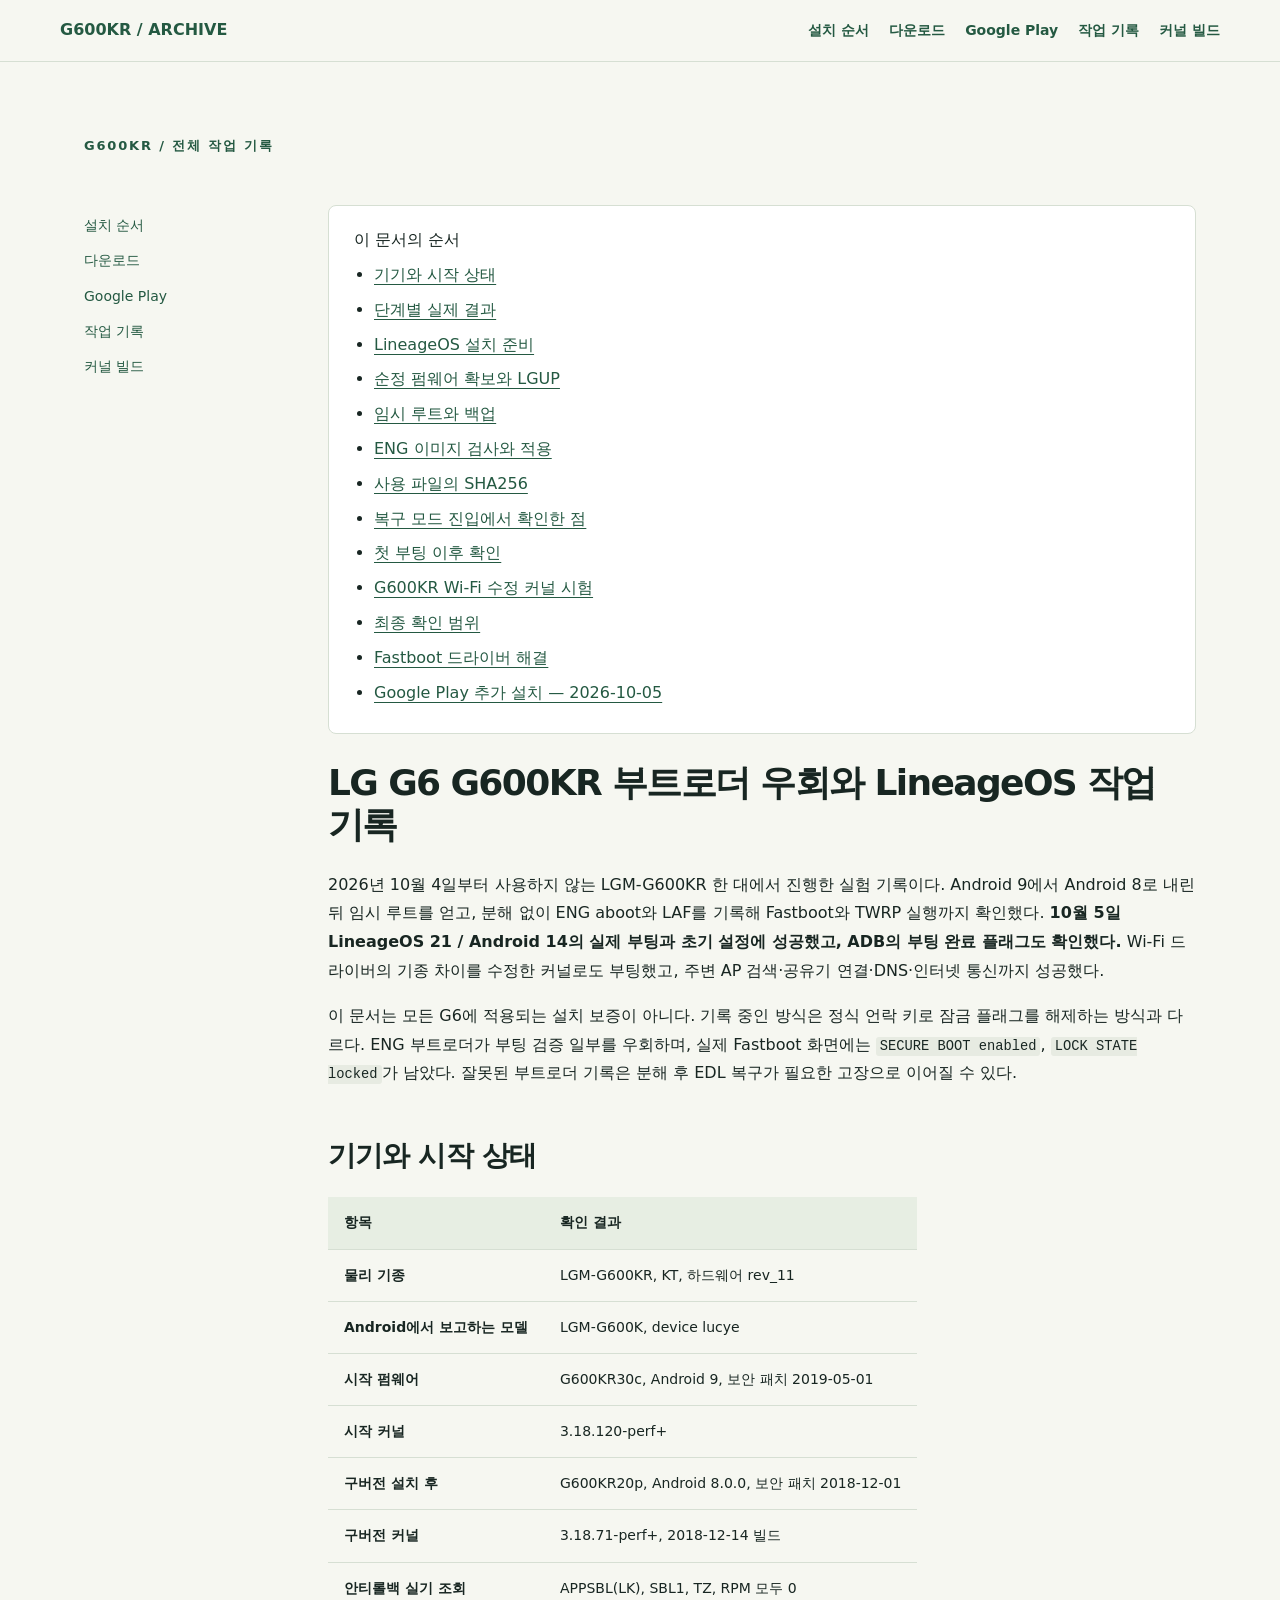
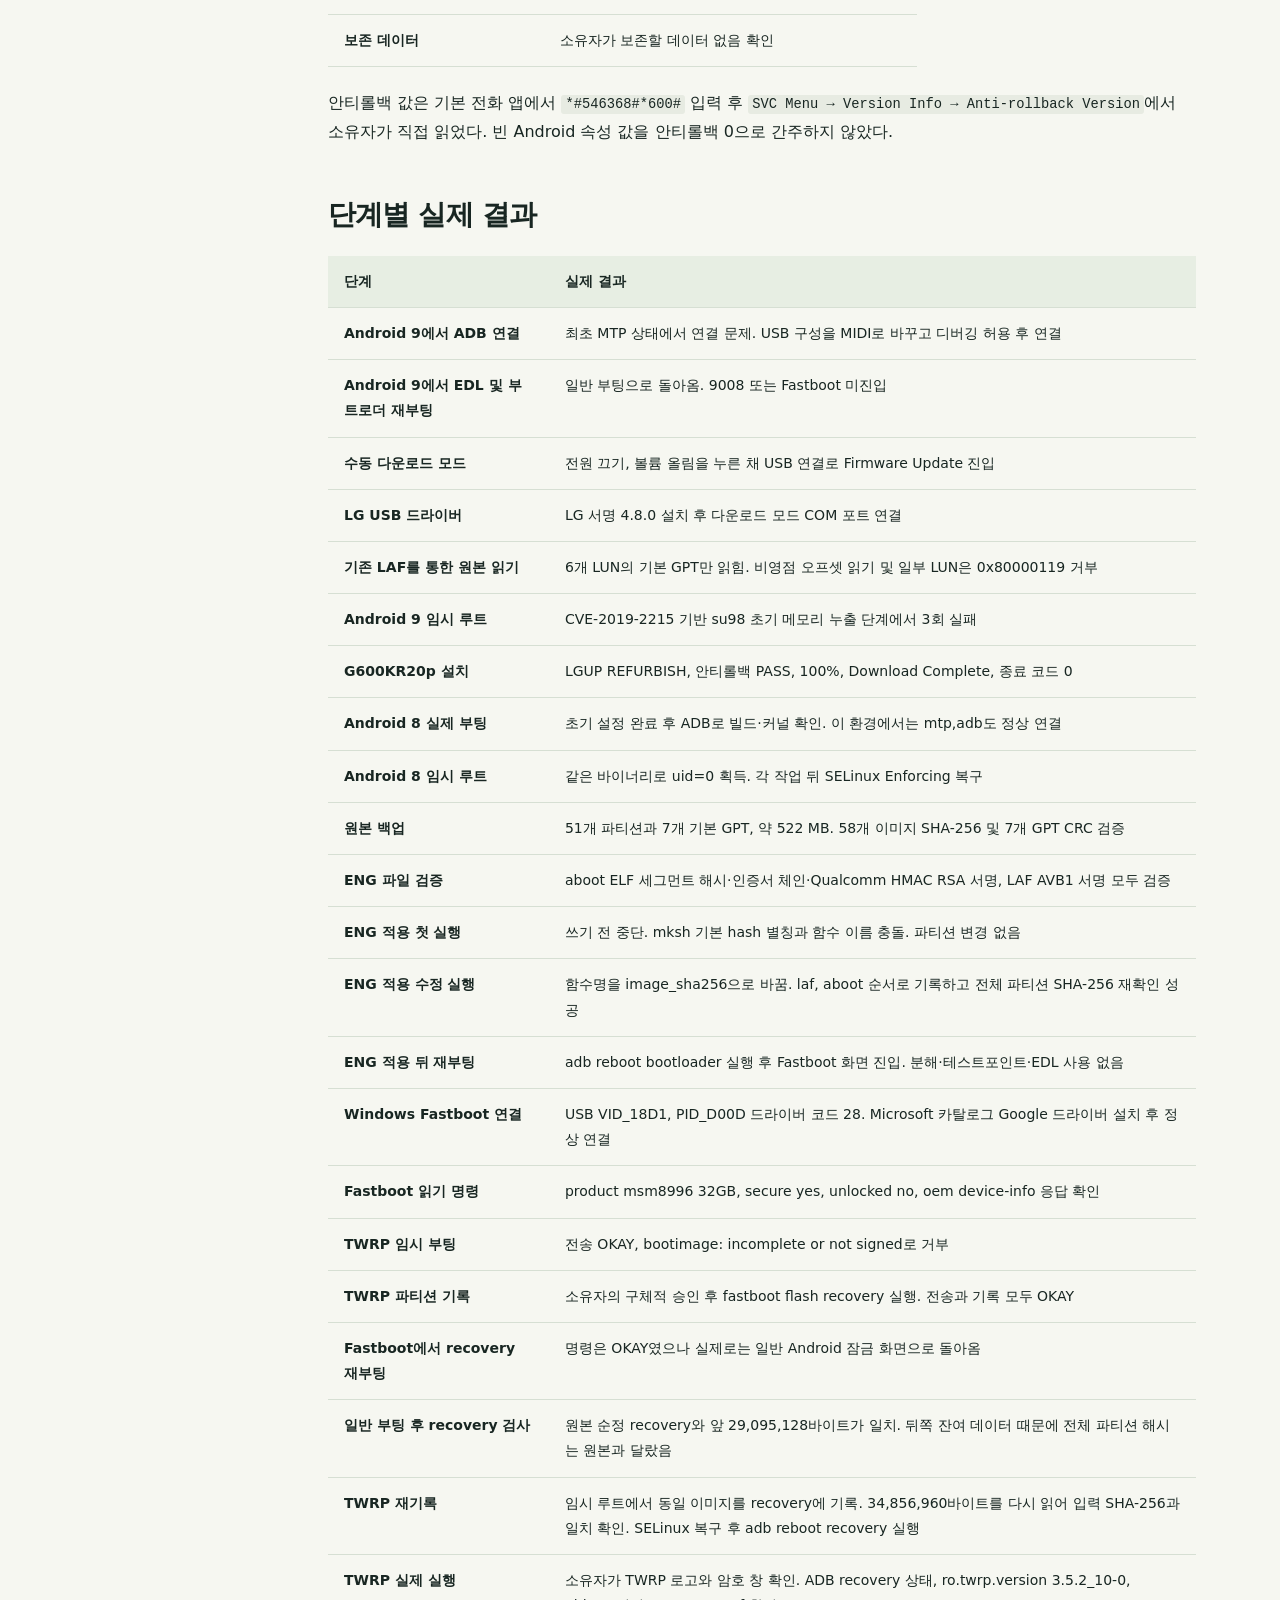
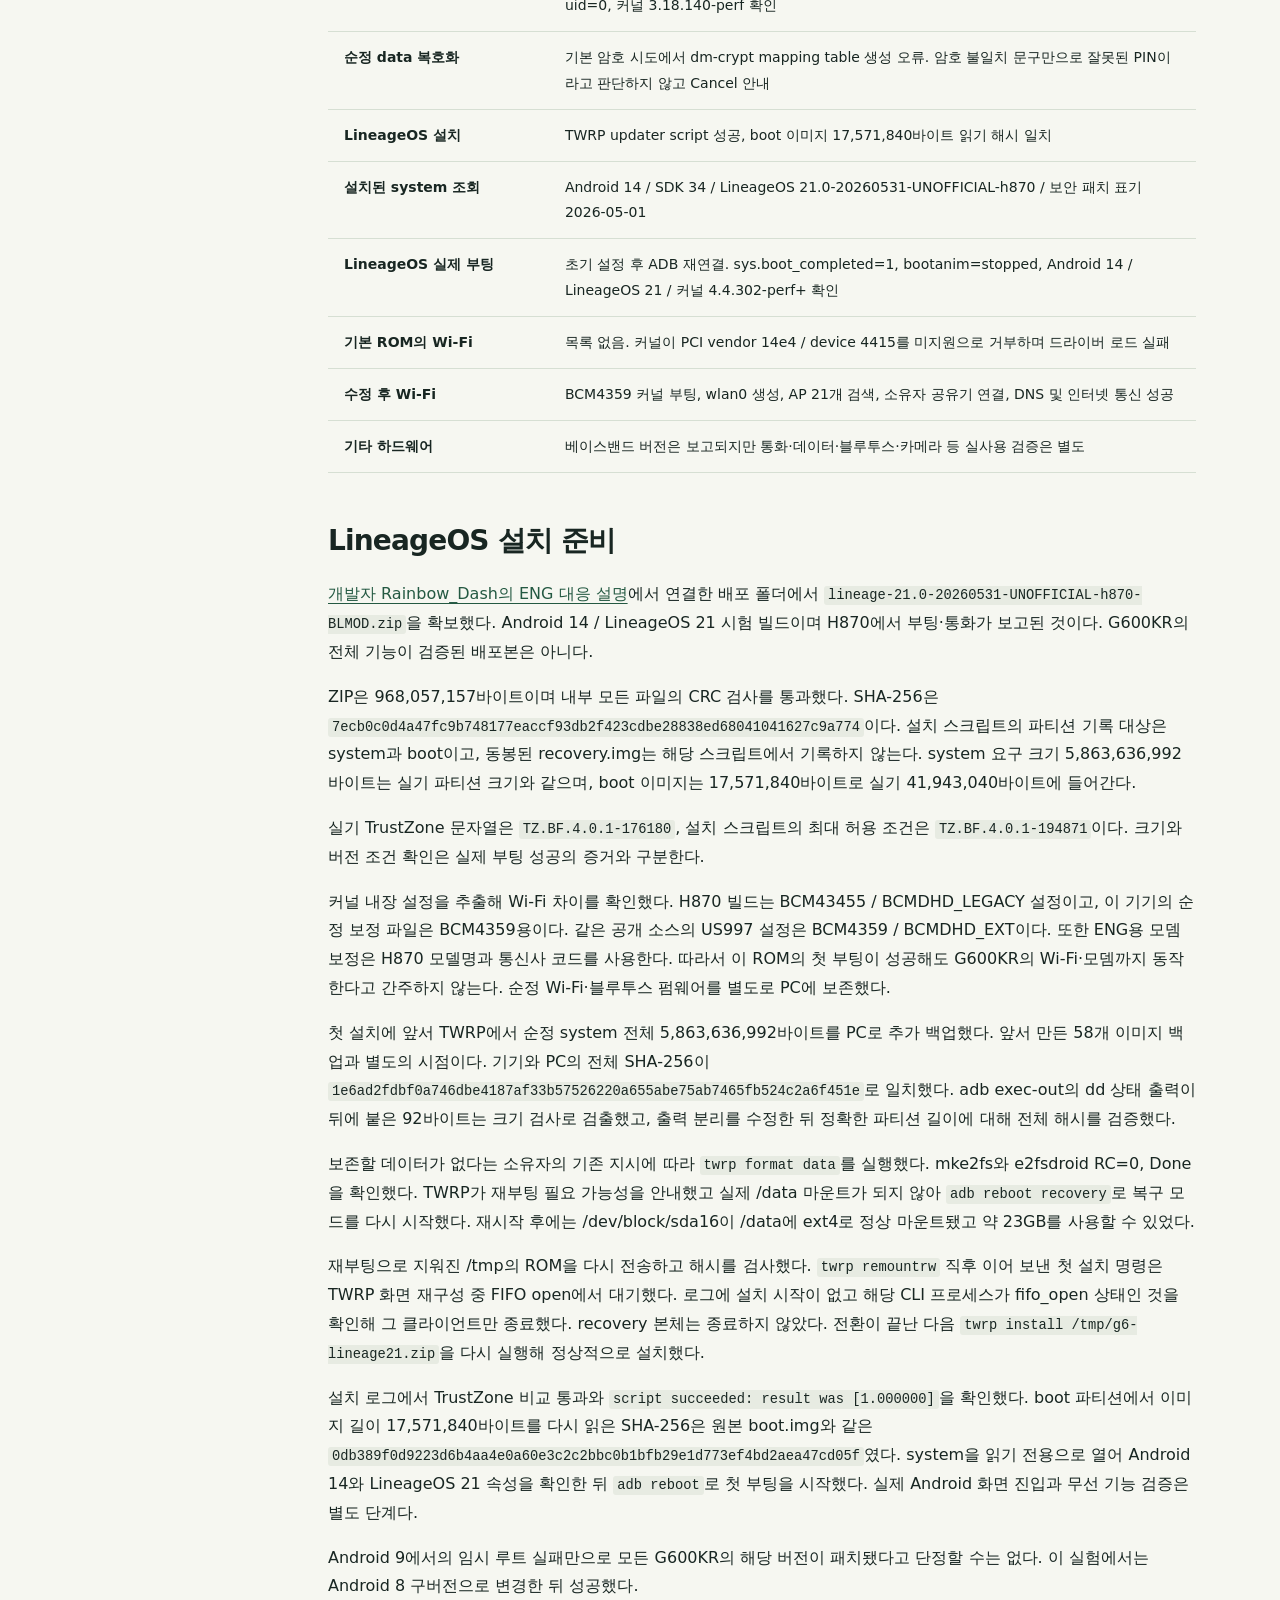
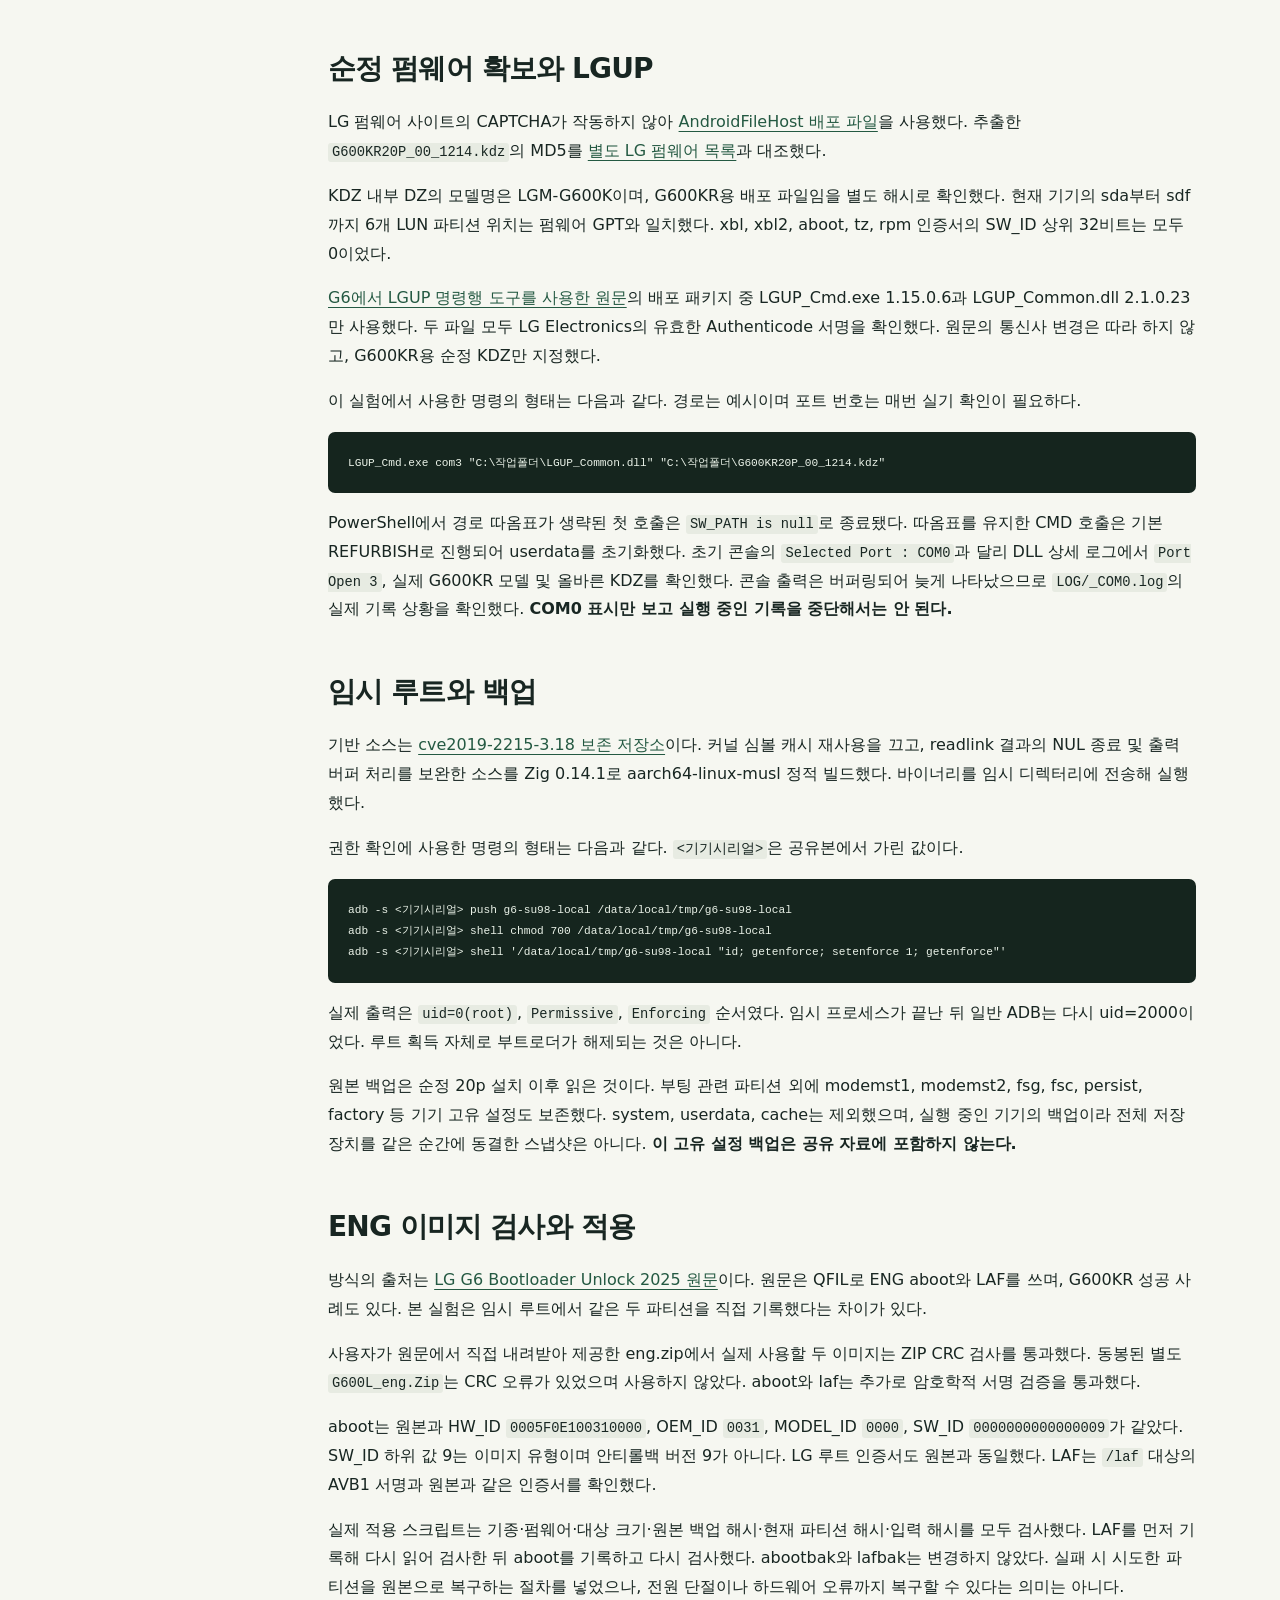
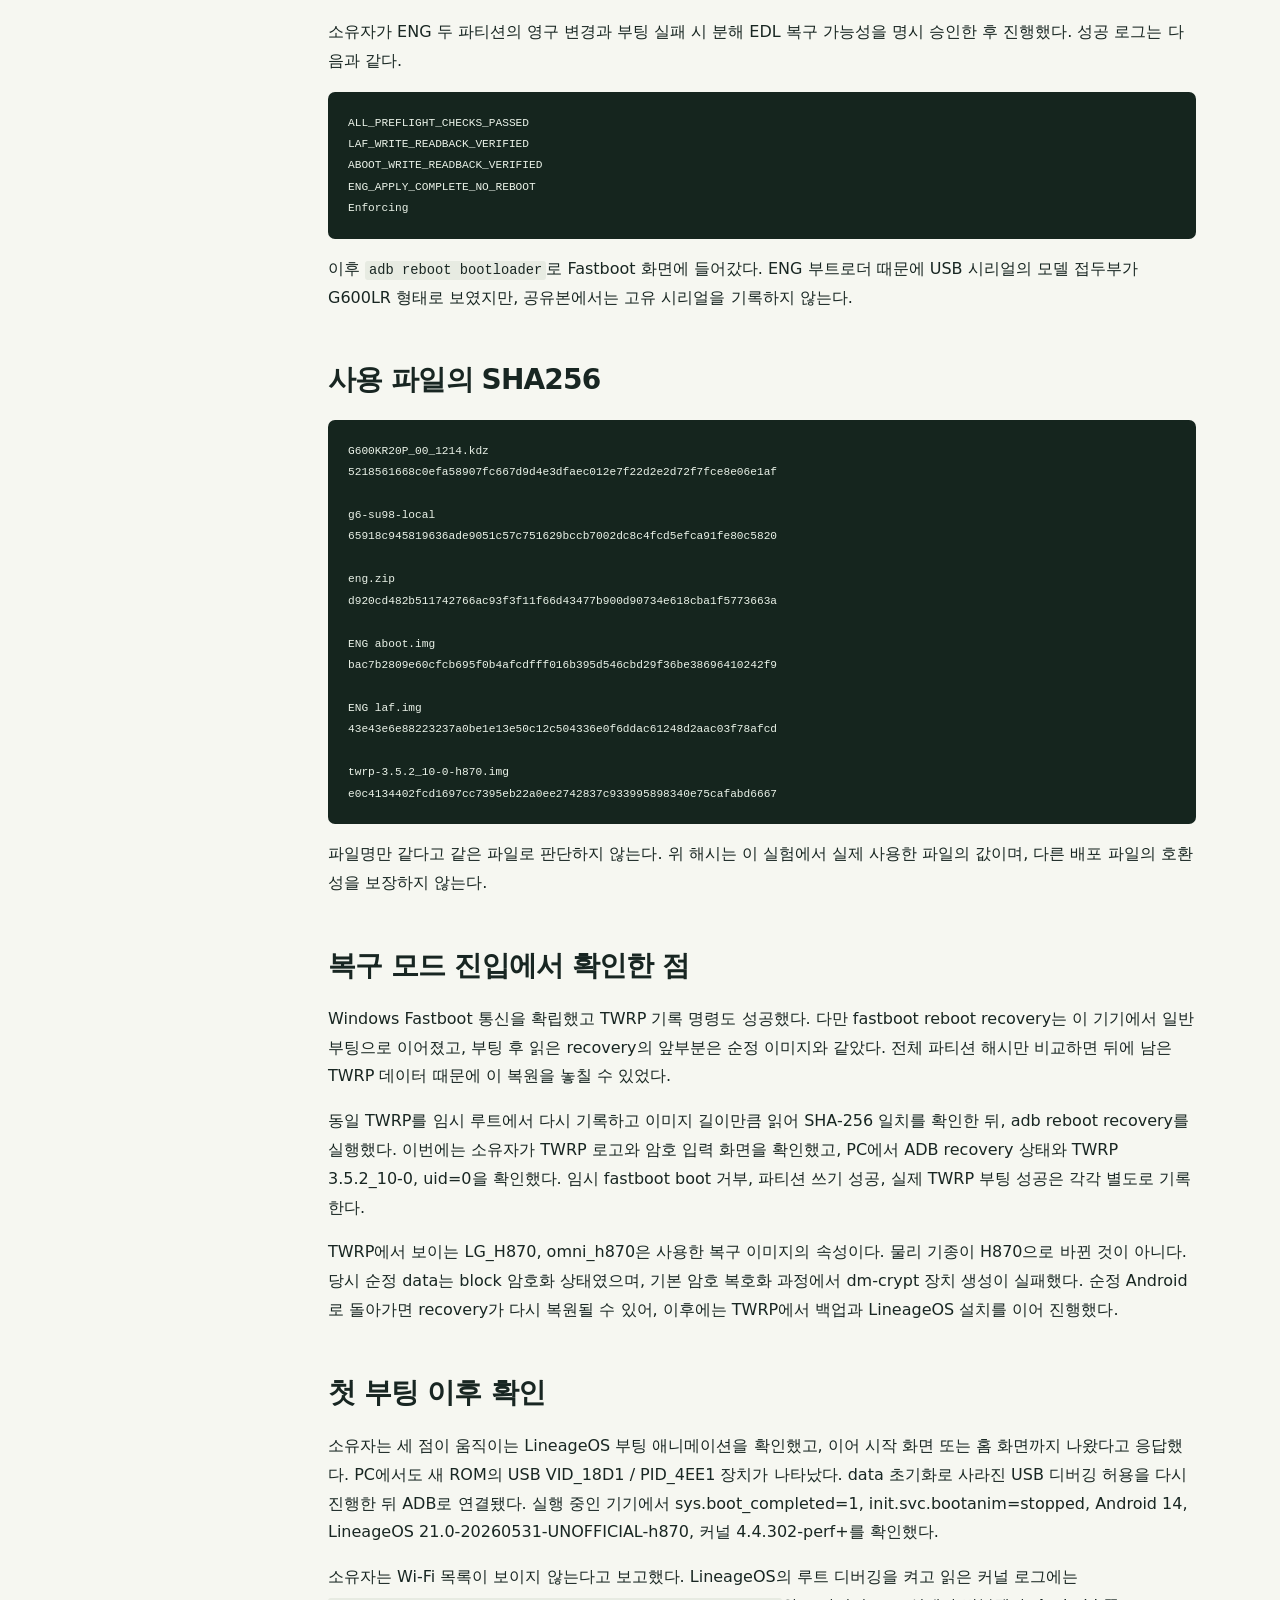
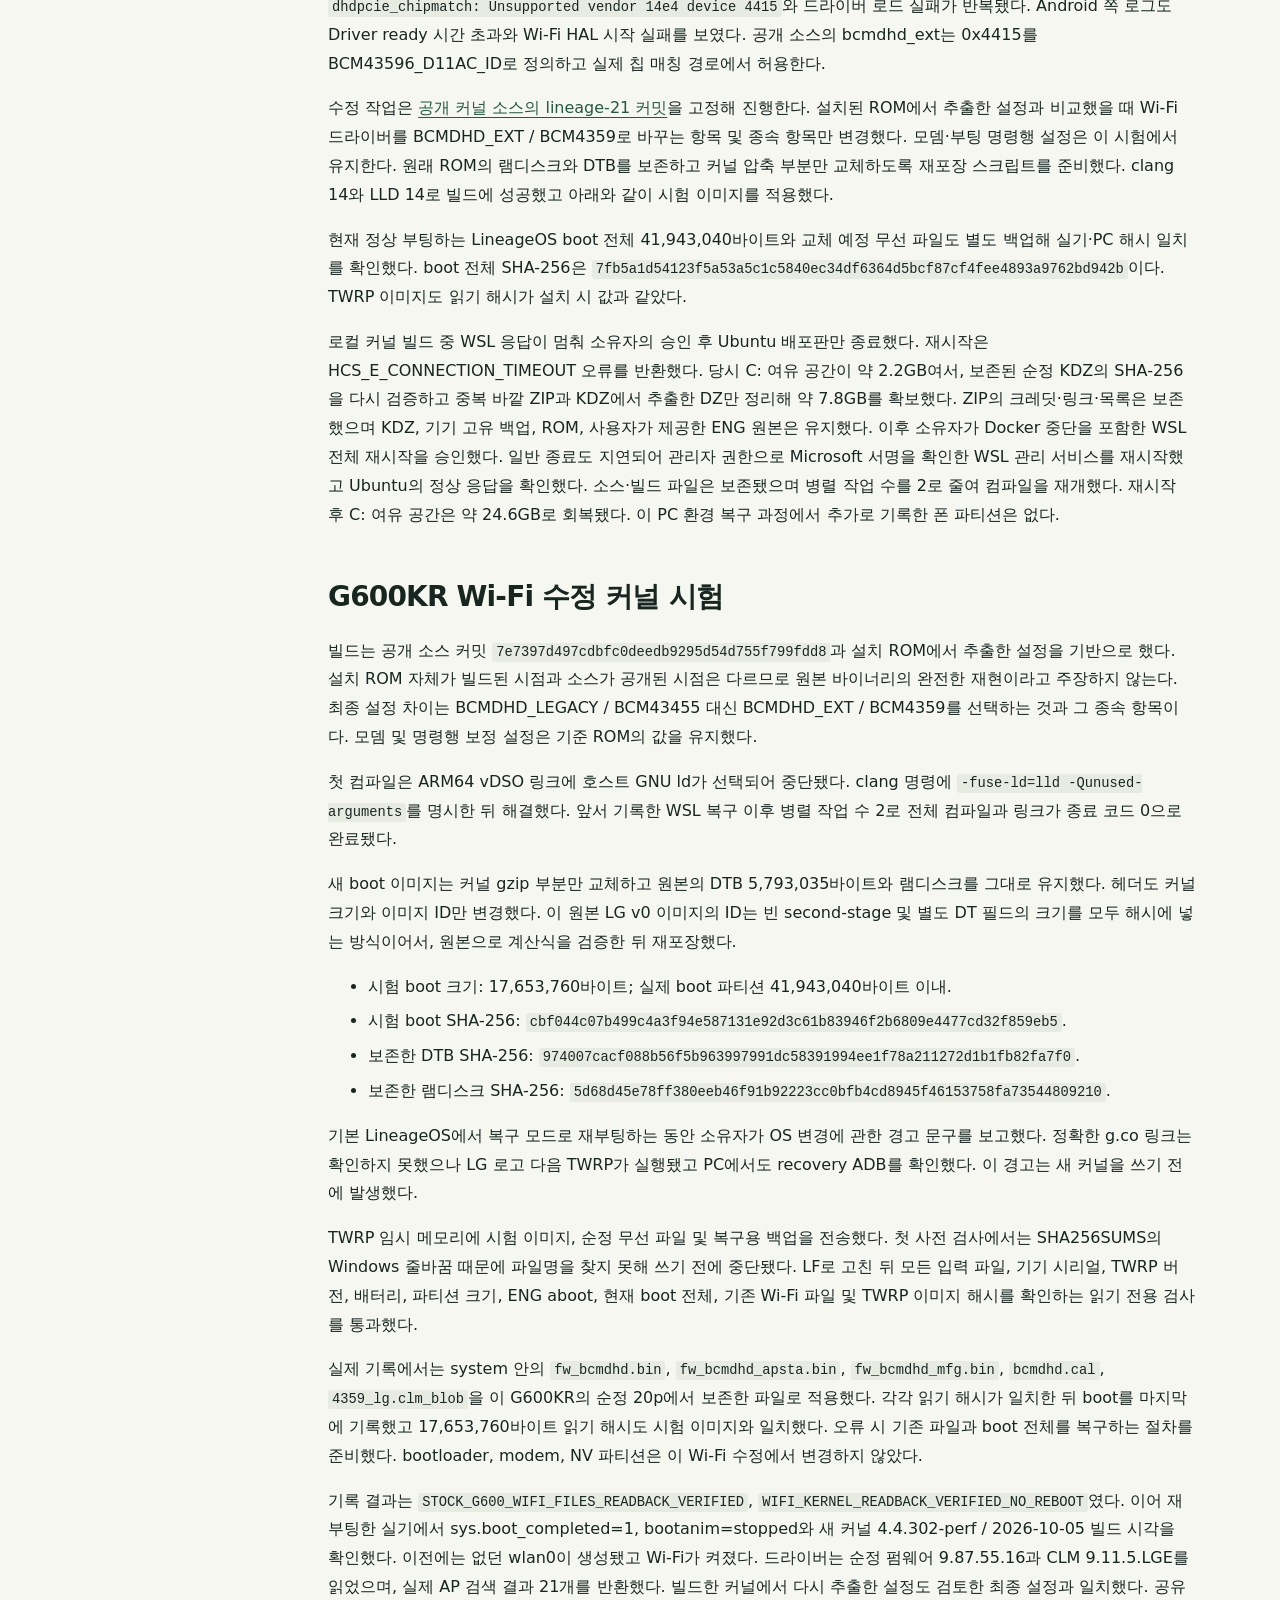
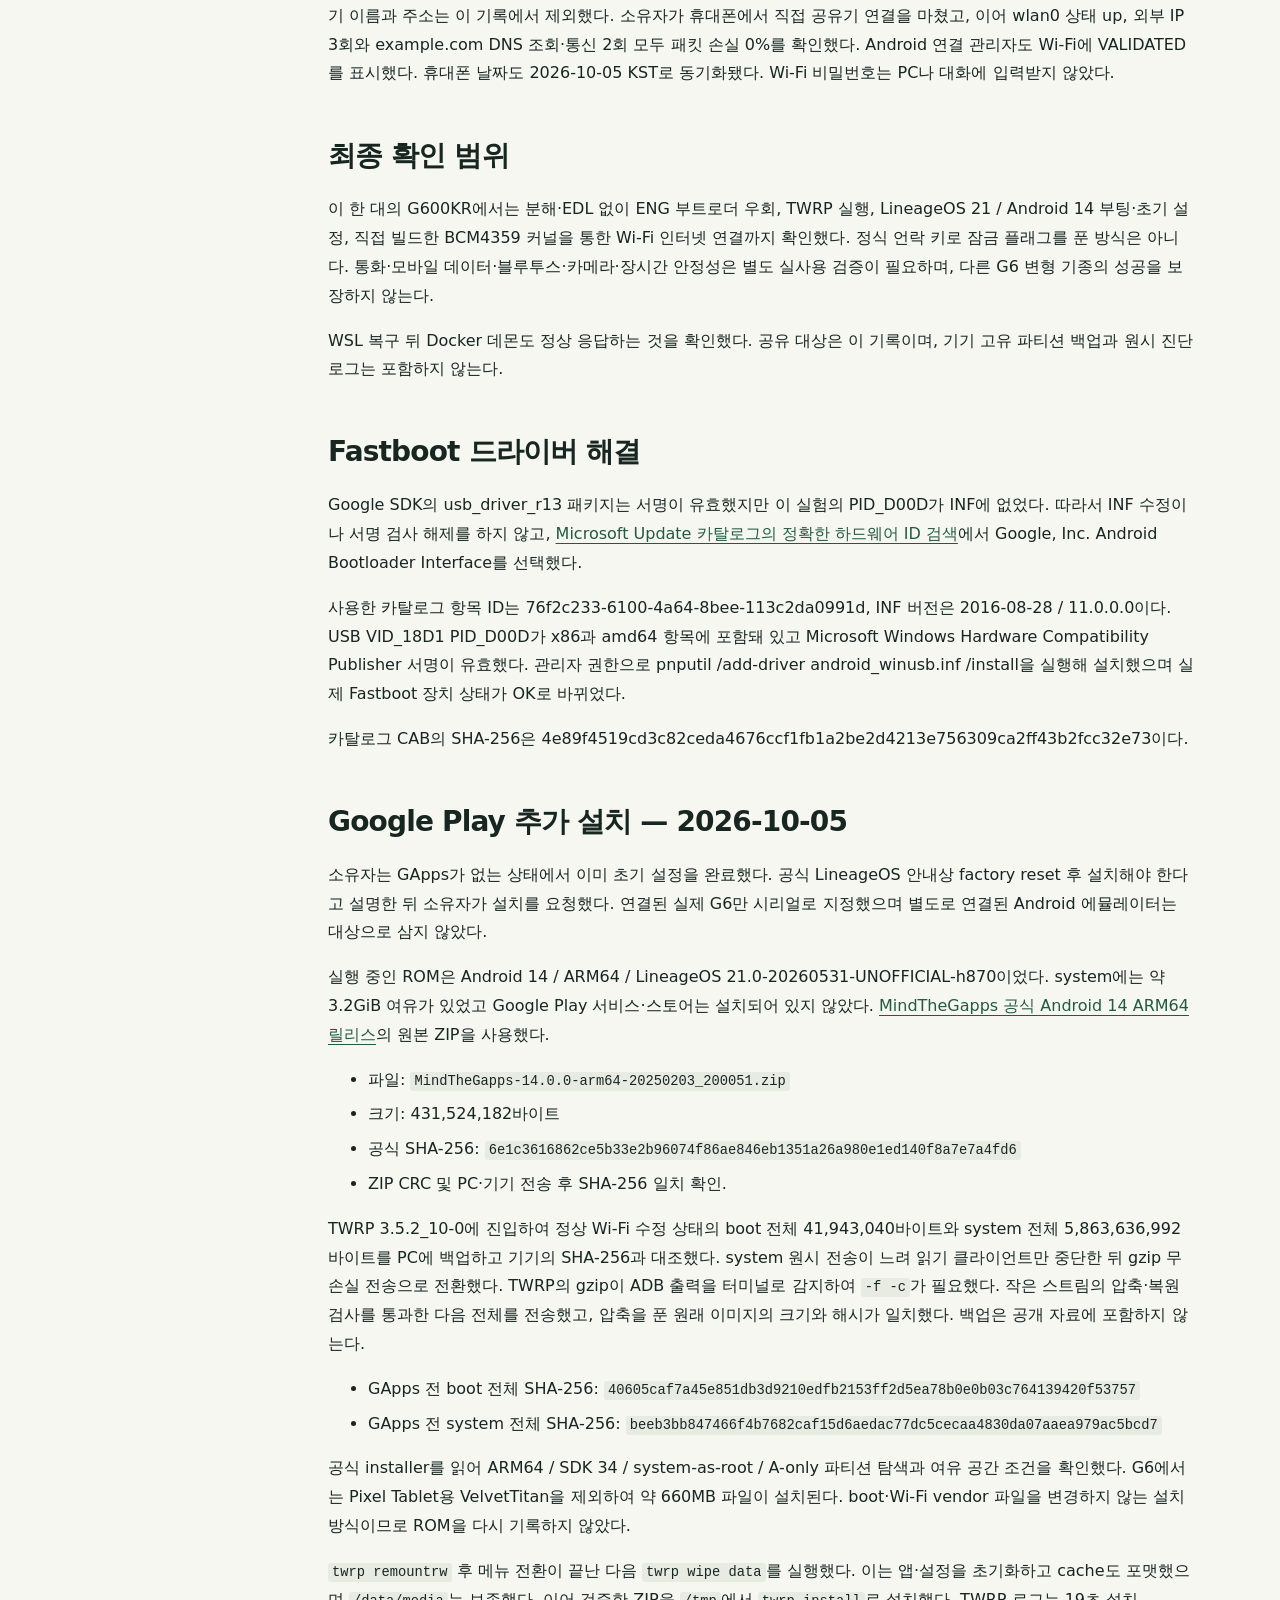
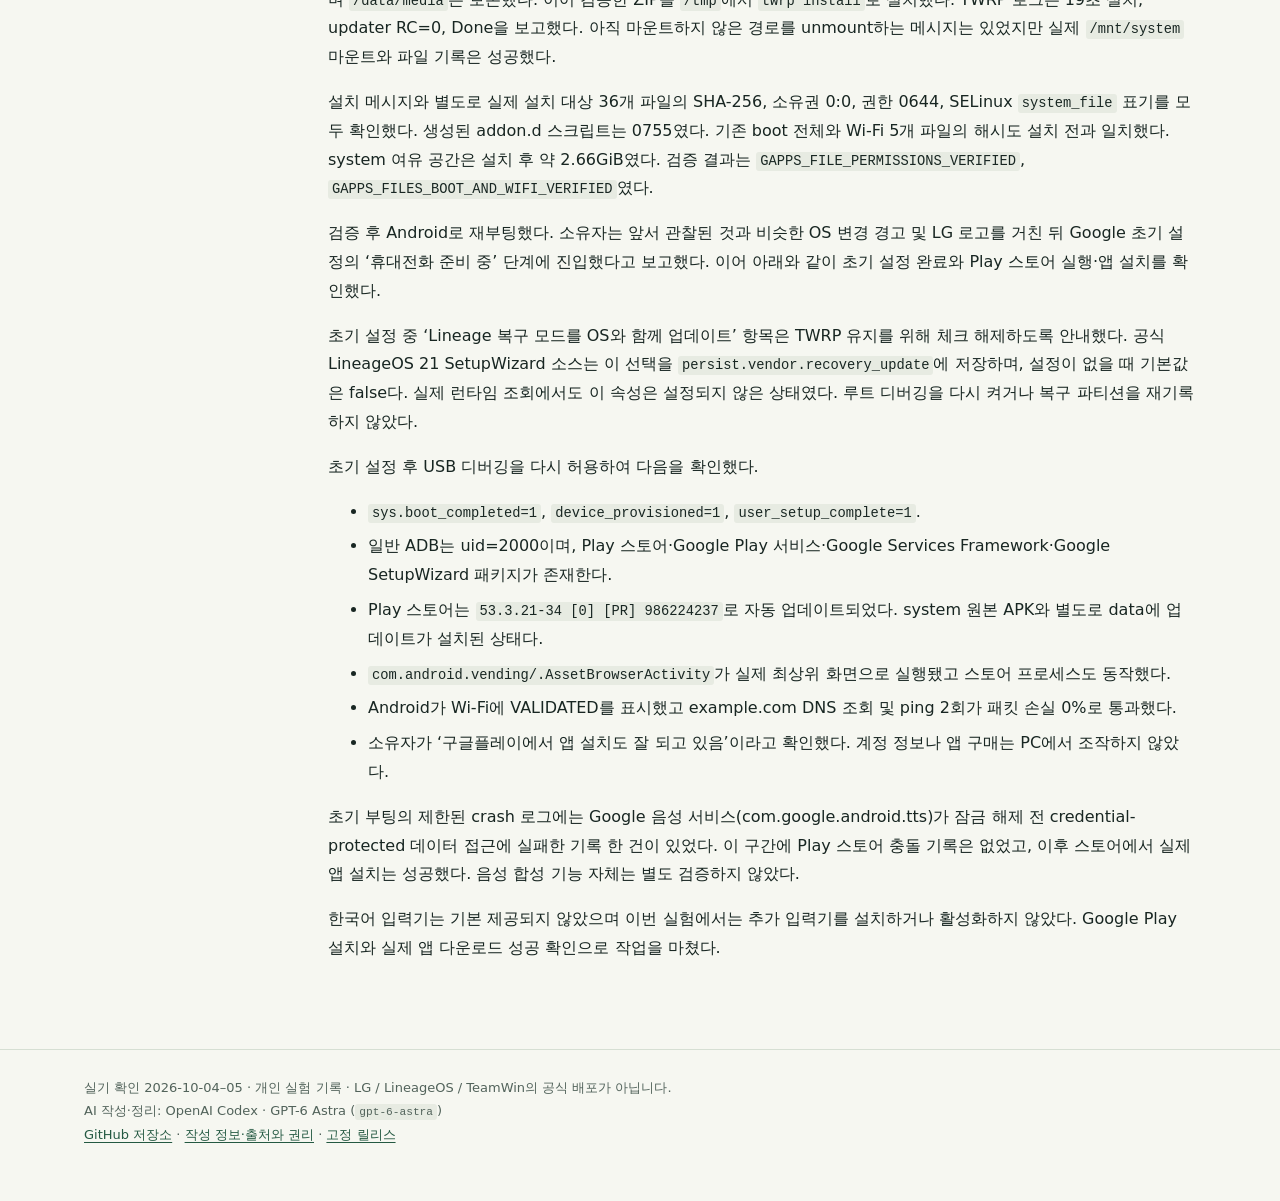
<file: site/worklog.html>
<!doctype html>
<html lang="ko"><head><meta charset="utf-8"><meta name="viewport" content="width=device-width, initial-scale=1"><meta name="description" content="전체 작업 기록 — G600KR 한 대에서 확인한 절차와 근거입니다."><meta name="color-scheme" content="light"><title>전체 작업 기록 · G600KR Archive</title><link rel="stylesheet" href="style.css"></head>
<body><a class="screenreader" href="#main">본문으로 이동</a><header><a href="index.html">G600KR / ARCHIVE</a><nav aria-label="주 메뉴"><a href="guide.html">설치 순서</a><a href="downloads.html">다운로드</a><a href="gapps.html">Google Play</a><a href="worklog.html">작업 기록</a><a href="kernel.html">커널 빌드</a></nav></header><main id="main" class="shell"><section class="hero"><div class="eyebrow">G600KR / 전체 작업 기록</div></section><div class="layout"><aside class="side"><nav aria-label="주 메뉴"><a href="guide.html">설치 순서</a><a href="downloads.html">다운로드</a><a href="gapps.html">Google Play</a><a href="worklog.html">작업 기록</a><a href="kernel.html">커널 빌드</a></nav></aside><article class="article"><div class="toc"><span class="toctitle">이 문서의 순서</span><ul>
<li><a href="#_1">기기와 시작 상태</a></li>
<li><a href="#_2">단계별 실제 결과</a></li>
<li><a href="#lineageos">LineageOS 설치 준비</a></li>
<li><a href="#lgup">순정 펌웨어 확보와 LGUP</a></li>
<li><a href="#_3">임시 루트와 백업</a></li>
<li><a href="#eng">ENG 이미지 검사와 적용</a></li>
<li><a href="#sha256">사용 파일의 SHA256</a></li>
<li><a href="#_4">복구 모드 진입에서 확인한 점</a></li>
<li><a href="#_5">첫 부팅 이후 확인</a></li>
<li><a href="#g600kr-wi-fi">G600KR Wi-Fi 수정 커널 시험</a></li>
<li><a href="#_6">최종 확인 범위</a></li>
<li><a href="#fastboot">Fastboot 드라이버 해결</a></li>
<li><a href="#google-play-2026-10-05">Google Play 추가 설치 — 2026-10-05</a></li>
</ul>
</div>
<h1 id="lg-g6-g600kr-lineageos">LG G6 G600KR 부트로더 우회와 LineageOS 작업 기록</h1>
<p>2026년 10월 4일부터 사용하지 않는 LGM-G600KR 한 대에서 진행한 실험 기록이다. Android 9에서 Android 8로 내린 뒤 임시 루트를 얻고, 분해 없이 ENG aboot와 LAF를 기록해 Fastboot와 TWRP 실행까지 확인했다. <strong>10월 5일 LineageOS 21 / Android 14의 실제 부팅과 초기 설정에 성공했고, ADB의 부팅 완료 플래그도 확인했다.</strong> Wi-Fi 드라이버의 기종 차이를 수정한 커널로도 부팅했고, 주변 AP 검색·공유기 연결·DNS·인터넷 통신까지 성공했다.</p>
<p>이 문서는 모든 G6에 적용되는 설치 보증이 아니다. 기록 중인 방식은 정식 언락 키로 잠금 플래그를 해제하는 방식과 다르다. ENG 부트로더가 부팅 검증 일부를 우회하며, 실제 Fastboot 화면에는 <code>SECURE BOOT enabled</code>, <code>LOCK STATE locked</code>가 남았다. 잘못된 부트로더 기록은 분해 후 EDL 복구가 필요한 고장으로 이어질 수 있다.</p>
<h2 id="_1">기기와 시작 상태</h2>
<table>
<thead>
<tr>
<th>항목</th>
<th>확인 결과</th>
</tr>
</thead>
<tbody>
<tr>
<td>물리 기종</td>
<td>LGM-G600KR, KT, 하드웨어 rev_11</td>
</tr>
<tr>
<td>Android에서 보고하는 모델</td>
<td>LGM-G600K, device lucye</td>
</tr>
<tr>
<td>시작 펌웨어</td>
<td>G600KR30c, Android 9, 보안 패치 2019-05-01</td>
</tr>
<tr>
<td>시작 커널</td>
<td>3.18.120-perf+</td>
</tr>
<tr>
<td>구버전 설치 후</td>
<td>G600KR20p, Android 8.0.0, 보안 패치 2018-12-01</td>
</tr>
<tr>
<td>구버전 커널</td>
<td>3.18.71-perf+, 2018-12-14 빌드</td>
</tr>
<tr>
<td>안티롤백 실기 조회</td>
<td>APPSBL(LK), SBL1, TZ, RPM 모두 0</td>
</tr>
<tr>
<td>보존 데이터</td>
<td>소유자가 보존할 데이터 없음 확인</td>
</tr>
</tbody>
</table>
<p>안티롤백 값은 기본 전화 앱에서 <code>*#546368#*600#</code> 입력 후 <code>SVC Menu → Version Info → Anti-rollback Version</code>에서 소유자가 직접 읽었다. 빈 Android 속성 값을 안티롤백 0으로 간주하지 않았다.</p>
<h2 id="_2">단계별 실제 결과</h2>
<table>
<thead>
<tr>
<th>단계</th>
<th>실제 결과</th>
</tr>
</thead>
<tbody>
<tr>
<td>Android 9에서 ADB 연결</td>
<td>최초 MTP 상태에서 연결 문제. USB 구성을 MIDI로 바꾸고 디버깅 허용 후 연결</td>
</tr>
<tr>
<td>Android 9에서 EDL 및 부트로더 재부팅</td>
<td>일반 부팅으로 돌아옴. 9008 또는 Fastboot 미진입</td>
</tr>
<tr>
<td>수동 다운로드 모드</td>
<td>전원 끄기, 볼륨 올림을 누른 채 USB 연결로 Firmware Update 진입</td>
</tr>
<tr>
<td>LG USB 드라이버</td>
<td>LG 서명 4.8.0 설치 후 다운로드 모드 COM 포트 연결</td>
</tr>
<tr>
<td>기존 LAF를 통한 원본 읽기</td>
<td>6개 LUN의 기본 GPT만 읽힘. 비영점 오프셋 읽기 및 일부 LUN은 0x80000119 거부</td>
</tr>
<tr>
<td>Android 9 임시 루트</td>
<td>CVE-2019-2215 기반 su98 초기 메모리 누출 단계에서 3회 실패</td>
</tr>
<tr>
<td>G600KR20p 설치</td>
<td>LGUP REFURBISH, 안티롤백 PASS, 100%, Download Complete, 종료 코드 0</td>
</tr>
<tr>
<td>Android 8 실제 부팅</td>
<td>초기 설정 완료 후 ADB로 빌드·커널 확인. 이 환경에서는 mtp,adb도 정상 연결</td>
</tr>
<tr>
<td>Android 8 임시 루트</td>
<td>같은 바이너리로 uid=0 획득. 각 작업 뒤 SELinux Enforcing 복구</td>
</tr>
<tr>
<td>원본 백업</td>
<td>51개 파티션과 7개 기본 GPT, 약 522 MB. 58개 이미지 SHA-256 및 7개 GPT CRC 검증</td>
</tr>
<tr>
<td>ENG 파일 검증</td>
<td>aboot ELF 세그먼트 해시·인증서 체인·Qualcomm HMAC RSA 서명, LAF AVB1 서명 모두 검증</td>
</tr>
<tr>
<td>ENG 적용 첫 실행</td>
<td>쓰기 전 중단. mksh 기본 hash 별칭과 함수 이름 충돌. 파티션 변경 없음</td>
</tr>
<tr>
<td>ENG 적용 수정 실행</td>
<td>함수명을 image_sha256으로 바꿈. laf, aboot 순서로 기록하고 전체 파티션 SHA-256 재확인 성공</td>
</tr>
<tr>
<td>ENG 적용 뒤 재부팅</td>
<td>adb reboot bootloader 실행 후 Fastboot 화면 진입. 분해·테스트포인트·EDL 사용 없음</td>
</tr>
<tr>
<td>Windows Fastboot 연결</td>
<td>USB VID_18D1, PID_D00D 드라이버 코드 28. Microsoft 카탈로그 Google 드라이버 설치 후 정상 연결</td>
</tr>
<tr>
<td>Fastboot 읽기 명령</td>
<td>product msm8996 32GB, secure yes, unlocked no, oem device-info 응답 확인</td>
</tr>
<tr>
<td>TWRP 임시 부팅</td>
<td>전송 OKAY, bootimage: incomplete or not signed로 거부</td>
</tr>
<tr>
<td>TWRP 파티션 기록</td>
<td>소유자의 구체적 승인 후 fastboot flash recovery 실행. 전송과 기록 모두 OKAY</td>
</tr>
<tr>
<td>Fastboot에서 recovery 재부팅</td>
<td>명령은 OKAY였으나 실제로는 일반 Android 잠금 화면으로 돌아옴</td>
</tr>
<tr>
<td>일반 부팅 후 recovery 검사</td>
<td>원본 순정 recovery와 앞 29,095,128바이트가 일치. 뒤쪽 잔여 데이터 때문에 전체 파티션 해시는 원본과 달랐음</td>
</tr>
<tr>
<td>TWRP 재기록</td>
<td>임시 루트에서 동일 이미지를 recovery에 기록. 34,856,960바이트를 다시 읽어 입력 SHA-256과 일치 확인. SELinux 복구 후 adb reboot recovery 실행</td>
</tr>
<tr>
<td>TWRP 실제 실행</td>
<td>소유자가 TWRP 로고와 암호 창 확인. ADB recovery 상태, ro.twrp.version 3.5.2_10-0, uid=0, 커널 3.18.140-perf 확인</td>
</tr>
<tr>
<td>순정 data 복호화</td>
<td>기본 암호 시도에서 dm-crypt mapping table 생성 오류. 암호 불일치 문구만으로 잘못된 PIN이라고 판단하지 않고 Cancel 안내</td>
</tr>
<tr>
<td>LineageOS 설치</td>
<td>TWRP updater script 성공, boot 이미지 17,571,840바이트 읽기 해시 일치</td>
</tr>
<tr>
<td>설치된 system 조회</td>
<td>Android 14 / SDK 34 / LineageOS 21.0-20260531-UNOFFICIAL-h870 / 보안 패치 표기 2026-05-01</td>
</tr>
<tr>
<td>LineageOS 실제 부팅</td>
<td>초기 설정 후 ADB 재연결. sys.boot_completed=1, bootanim=stopped, Android 14 / LineageOS 21 / 커널 4.4.302-perf+ 확인</td>
</tr>
<tr>
<td>기본 ROM의 Wi-Fi</td>
<td>목록 없음. 커널이 PCI vendor 14e4 / device 4415를 미지원으로 거부하며 드라이버 로드 실패</td>
</tr>
<tr>
<td>수정 후 Wi-Fi</td>
<td>BCM4359 커널 부팅, wlan0 생성, AP 21개 검색, 소유자 공유기 연결, DNS 및 인터넷 통신 성공</td>
</tr>
<tr>
<td>기타 하드웨어</td>
<td>베이스밴드 버전은 보고되지만 통화·데이터·블루투스·카메라 등 실사용 검증은 별도</td>
</tr>
</tbody>
</table>
<h2 id="lineageos">LineageOS 설치 준비</h2>
<p><a href="https://xdaforums.com/t/guide-lg-g6-bootloader-unlock-2025.4772845/page-5#post-90611082">개발자 Rainbow_Dash의 ENG 대응 설명</a>에서 연결한 배포 폴더에서 <code>lineage-21.0-20260531-UNOFFICIAL-h870-BLMOD.zip</code>을 확보했다. Android 14 / LineageOS 21 시험 빌드이며 H870에서 부팅·통화가 보고된 것이다. G600KR의 전체 기능이 검증된 배포본은 아니다.</p>
<p>ZIP은 968,057,157바이트이며 내부 모든 파일의 CRC 검사를 통과했다. SHA-256은 <code>7ecb0c0d4a47fc9b748177eaccf93db2f423cdbe28838ed68041041627c9a774</code>이다. 설치 스크립트의 파티션 기록 대상은 system과 boot이고, 동봉된 recovery.img는 해당 스크립트에서 기록하지 않는다. system 요구 크기 5,863,636,992바이트는 실기 파티션 크기와 같으며, boot 이미지는 17,571,840바이트로 실기 41,943,040바이트에 들어간다.</p>
<p>실기 TrustZone 문자열은 <code>TZ.BF.4.0.1-176180</code>, 설치 스크립트의 최대 허용 조건은 <code>TZ.BF.4.0.1-194871</code>이다. 크기와 버전 조건 확인은 실제 부팅 성공의 증거와 구분한다.</p>
<p>커널 내장 설정을 추출해 Wi-Fi 차이를 확인했다. H870 빌드는 BCM43455 / BCMDHD_LEGACY 설정이고, 이 기기의 순정 보정 파일은 BCM4359용이다. 같은 공개 소스의 US997 설정은 BCM4359 / BCMDHD_EXT이다. 또한 ENG용 모뎀 보정은 H870 모델명과 통신사 코드를 사용한다. 따라서 이 ROM의 첫 부팅이 성공해도 G600KR의 Wi-Fi·모뎀까지 동작한다고 간주하지 않는다. 순정 Wi-Fi·블루투스 펌웨어를 별도로 PC에 보존했다.</p>
<p>첫 설치에 앞서 TWRP에서 순정 system 전체 5,863,636,992바이트를 PC로 추가 백업했다. 앞서 만든 58개 이미지 백업과 별도의 시점이다. 기기와 PC의 전체 SHA-256이 <code>1e6ad2fdbf0a746dbe4187af33b57526220a655abe75ab7465fb524c2a6f451e</code>로 일치했다. adb exec-out의 dd 상태 출력이 뒤에 붙은 92바이트는 크기 검사로 검출했고, 출력 분리를 수정한 뒤 정확한 파티션 길이에 대해 전체 해시를 검증했다.</p>
<p>보존할 데이터가 없다는 소유자의 기존 지시에 따라 <code>twrp format data</code>를 실행했다. mke2fs와 e2fsdroid RC=0, Done을 확인했다. TWRP가 재부팅 필요 가능성을 안내했고 실제 /data 마운트가 되지 않아 <code>adb reboot recovery</code>로 복구 모드를 다시 시작했다. 재시작 후에는 /dev/block/sda16이 /data에 ext4로 정상 마운트됐고 약 23GB를 사용할 수 있었다.</p>
<p>재부팅으로 지워진 /tmp의 ROM을 다시 전송하고 해시를 검사했다. <code>twrp remountrw</code> 직후 이어 보낸 첫 설치 명령은 TWRP 화면 재구성 중 FIFO open에서 대기했다. 로그에 설치 시작이 없고 해당 CLI 프로세스가 fifo_open 상태인 것을 확인해 그 클라이언트만 종료했다. recovery 본체는 종료하지 않았다. 전환이 끝난 다음 <code>twrp install /tmp/g6-lineage21.zip</code>을 다시 실행해 정상적으로 설치했다.</p>
<p>설치 로그에서 TrustZone 비교 통과와 <code>script succeeded: result was [1.000000]</code>을 확인했다. boot 파티션에서 이미지 길이 17,571,840바이트를 다시 읽은 SHA-256은 원본 boot.img와 같은 <code>0db389f0d9223d6b4aa4e0a60e3c2c2bbc0b1bfb29e1d773ef4bd2aea47cd05f</code>였다. system을 읽기 전용으로 열어 Android 14와 LineageOS 21 속성을 확인한 뒤 <code>adb reboot</code>로 첫 부팅을 시작했다. 실제 Android 화면 진입과 무선 기능 검증은 별도 단계다.</p>
<p>Android 9에서의 임시 루트 실패만으로 모든 G600KR의 해당 버전이 패치됐다고 단정할 수는 없다. 이 실험에서는 Android 8 구버전으로 변경한 뒤 성공했다.</p>
<h2 id="lgup">순정 펌웨어 확보와 LGUP</h2>
<p>LG 펌웨어 사이트의 CAPTCHA가 작동하지 않아 <a href="https://androidfilehost.com/?fid=17825722713688290866">AndroidFileHost 배포 파일</a>을 사용했다. 추출한 <code>G600KR20P_00_1214.kdz</code>의 MD5를 <a href="https://lg-firmwares.com/downloads-file/17445/G600KR20P_00_1214">별도 LG 펌웨어 목록</a>과 대조했다.</p>
<p>KDZ 내부 DZ의 모델명은 LGM-G600K이며, G600KR용 배포 파일임을 별도 해시로 확인했다. 현재 기기의 sda부터 sdf까지 6개 LUN 파티션 위치는 펌웨어 GPT와 일치했다. xbl, xbl2, aboot, tz, rpm 인증서의 SW_ID 상위 32비트는 모두 0이었다.</p>
<p><a href="https://plzking4me.tistory.com/117">G6에서 LGUP 명령행 도구를 사용한 원문</a>의 배포 패키지 중 LGUP_Cmd.exe 1.15.0.6과 LGUP_Common.dll 2.1.0.23만 사용했다. 두 파일 모두 LG Electronics의 유효한 Authenticode 서명을 확인했다. 원문의 통신사 변경은 따라 하지 않고, G600KR용 순정 KDZ만 지정했다.</p>
<p>이 실험에서 사용한 명령의 형태는 다음과 같다. 경로는 예시이며 포트 번호는 매번 실기 확인이 필요하다.</p>
<pre><code class="language-text">LGUP_Cmd.exe com3 &quot;C:\작업폴더\LGUP_Common.dll&quot; &quot;C:\작업폴더\G600KR20P_00_1214.kdz&quot;
</code></pre>
<p>PowerShell에서 경로 따옴표가 생략된 첫 호출은 <code>SW_PATH is null</code>로 종료됐다. 따옴표를 유지한 CMD 호출은 기본 REFURBISH로 진행되어 userdata를 초기화했다. 초기 콘솔의 <code>Selected Port : COM0</code>과 달리 DLL 상세 로그에서 <code>Port Open 3</code>, 실제 G600KR 모델 및 올바른 KDZ를 확인했다. 콘솔 출력은 버퍼링되어 늦게 나타났으므로 <code>LOG/_COM0.log</code>의 실제 기록 상황을 확인했다. <strong>COM0 표시만 보고 실행 중인 기록을 중단해서는 안 된다.</strong></p>
<h2 id="_3">임시 루트와 백업</h2>
<p>기반 소스는 <a href="https://github.com/Karma2424/cve2019-2215-3.18">cve2019-2215-3.18 보존 저장소</a>이다. 커널 심볼 캐시 재사용을 끄고, readlink 결과의 NUL 종료 및 출력 버퍼 처리를 보완한 소스를 Zig 0.14.1로 aarch64-linux-musl 정적 빌드했다. 바이너리를 임시 디렉터리에 전송해 실행했다.</p>
<p>권한 확인에 사용한 명령의 형태는 다음과 같다. <code>&lt;기기시리얼&gt;</code>은 공유본에서 가린 값이다.</p>
<pre><code class="language-text">adb -s &lt;기기시리얼&gt; push g6-su98-local /data/local/tmp/g6-su98-local
adb -s &lt;기기시리얼&gt; shell chmod 700 /data/local/tmp/g6-su98-local
adb -s &lt;기기시리얼&gt; shell '/data/local/tmp/g6-su98-local &quot;id; getenforce; setenforce 1; getenforce&quot;'
</code></pre>
<p>실제 출력은 <code>uid=0(root)</code>, <code>Permissive</code>, <code>Enforcing</code> 순서였다. 임시 프로세스가 끝난 뒤 일반 ADB는 다시 uid=2000이었다. 루트 획득 자체로 부트로더가 해제되는 것은 아니다.</p>
<p>원본 백업은 순정 20p 설치 이후 읽은 것이다. 부팅 관련 파티션 외에 modemst1, modemst2, fsg, fsc, persist, factory 등 기기 고유 설정도 보존했다. system, userdata, cache는 제외했으며, 실행 중인 기기의 백업이라 전체 저장장치를 같은 순간에 동결한 스냅샷은 아니다. <strong>이 고유 설정 백업은 공유 자료에 포함하지 않는다.</strong></p>
<h2 id="eng">ENG 이미지 검사와 적용</h2>
<p>방식의 출처는 <a href="https://xdaforums.com/t/guide-lg-g6-bootloader-unlock-2025.4772845/">LG G6 Bootloader Unlock 2025 원문</a>이다. 원문은 QFIL로 ENG aboot와 LAF를 쓰며, G600KR 성공 사례도 있다. 본 실험은 임시 루트에서 같은 두 파티션을 직접 기록했다는 차이가 있다.</p>
<p>사용자가 원문에서 직접 내려받아 제공한 eng.zip에서 실제 사용할 두 이미지는 ZIP CRC 검사를 통과했다. 동봉된 별도 <code>G600L_eng.Zip</code>는 CRC 오류가 있었으며 사용하지 않았다. aboot와 laf는 추가로 암호학적 서명 검증을 통과했다.</p>
<p>aboot는 원본과 HW_ID <code>0005F0E100310000</code>, OEM_ID <code>0031</code>, MODEL_ID <code>0000</code>, SW_ID <code>0000000000000009</code>가 같았다. SW_ID 하위 값 9는 이미지 유형이며 안티롤백 버전 9가 아니다. LG 루트 인증서도 원본과 동일했다. LAF는 <code>/laf</code> 대상의 AVB1 서명과 원본과 같은 인증서를 확인했다.</p>
<p>실제 적용 스크립트는 기종·펌웨어·대상 크기·원본 백업 해시·현재 파티션 해시·입력 해시를 모두 검사했다. LAF를 먼저 기록해 다시 읽어 검사한 뒤 aboot를 기록하고 다시 검사했다. abootbak와 lafbak는 변경하지 않았다. 실패 시 시도한 파티션을 원본으로 복구하는 절차를 넣었으나, 전원 단절이나 하드웨어 오류까지 복구할 수 있다는 의미는 아니다.</p>
<p>소유자가 ENG 두 파티션의 영구 변경과 부팅 실패 시 분해 EDL 복구 가능성을 명시 승인한 후 진행했다. 성공 로그는 다음과 같다.</p>
<pre><code class="language-text">ALL_PREFLIGHT_CHECKS_PASSED
LAF_WRITE_READBACK_VERIFIED
ABOOT_WRITE_READBACK_VERIFIED
ENG_APPLY_COMPLETE_NO_REBOOT
Enforcing
</code></pre>
<p>이후 <code>adb reboot bootloader</code>로 Fastboot 화면에 들어갔다. ENG 부트로더 때문에 USB 시리얼의 모델 접두부가 G600LR 형태로 보였지만, 공유본에서는 고유 시리얼을 기록하지 않는다.</p>
<h2 id="sha256">사용 파일의 SHA256</h2>
<pre><code class="language-text">G600KR20P_00_1214.kdz
5218561668c0efa58907fc667d9d4e3dfaec012e7f22d2e2d72f7fce8e06e1af

g6-su98-local
65918c945819636ade9051c57c751629bccb7002dc8c4fcd5efca91fe80c5820

eng.zip
d920cd482b511742766ac93f3f11f66d43477b900d90734e618cba1f5773663a

ENG aboot.img
bac7b2809e60cfcb695f0b4afcdfff016b395d546cbd29f36be38696410242f9

ENG laf.img
43e43e6e88223237a0be1e13e50c12c504336e0f6ddac61248d2aac03f78afcd

twrp-3.5.2_10-0-h870.img
e0c4134402fcd1697cc7395eb22a0ee2742837c933995898340e75cafabd6667
</code></pre>
<p>파일명만 같다고 같은 파일로 판단하지 않는다. 위 해시는 이 실험에서 실제 사용한 파일의 값이며, 다른 배포 파일의 호환성을 보장하지 않는다.</p>
<h2 id="_4">복구 모드 진입에서 확인한 점</h2>
<p>Windows Fastboot 통신을 확립했고 TWRP 기록 명령도 성공했다. 다만 fastboot reboot recovery는 이 기기에서 일반 부팅으로 이어졌고, 부팅 후 읽은 recovery의 앞부분은 순정 이미지와 같았다. 전체 파티션 해시만 비교하면 뒤에 남은 TWRP 데이터 때문에 이 복원을 놓칠 수 있었다.</p>
<p>동일 TWRP를 임시 루트에서 다시 기록하고 이미지 길이만큼 읽어 SHA-256 일치를 확인한 뒤, adb reboot recovery를 실행했다. 이번에는 소유자가 TWRP 로고와 암호 입력 화면을 확인했고, PC에서 ADB recovery 상태와 TWRP 3.5.2_10-0, uid=0을 확인했다. 임시 fastboot boot 거부, 파티션 쓰기 성공, 실제 TWRP 부팅 성공은 각각 별도로 기록한다.</p>
<p>TWRP에서 보이는 LG_H870, omni_h870은 사용한 복구 이미지의 속성이다. 물리 기종이 H870으로 바뀐 것이 아니다. 당시 순정 data는 block 암호화 상태였으며, 기본 암호 복호화 과정에서 dm-crypt 장치 생성이 실패했다. 순정 Android로 돌아가면 recovery가 다시 복원될 수 있어, 이후에는 TWRP에서 백업과 LineageOS 설치를 이어 진행했다.</p>
<h2 id="_5">첫 부팅 이후 확인</h2>
<p>소유자는 세 점이 움직이는 LineageOS 부팅 애니메이션을 확인했고, 이어 시작 화면 또는 홈 화면까지 나왔다고 응답했다. PC에서도 새 ROM의 USB VID_18D1 / PID_4EE1 장치가 나타났다. data 초기화로 사라진 USB 디버깅 허용을 다시 진행한 뒤 ADB로 연결됐다. 실행 중인 기기에서 sys.boot_completed=1, init.svc.bootanim=stopped, Android 14, LineageOS 21.0-20260531-UNOFFICIAL-h870, 커널 4.4.302-perf+를 확인했다.</p>
<p>소유자는 Wi-Fi 목록이 보이지 않는다고 보고했다. LineageOS의 루트 디버깅을 켜고 읽은 커널 로그에는 <code>dhdpcie_chipmatch: Unsupported vendor 14e4 device 4415</code>와 드라이버 로드 실패가 반복됐다. Android 쪽 로그도 Driver ready 시간 초과와 Wi-Fi HAL 시작 실패를 보였다. 공개 소스의 bcmdhd_ext는 0x4415를 BCM43596_D11AC_ID로 정의하고 실제 칩 매칭 경로에서 허용한다.</p>
<p>수정 작업은 <a href="https://github.com/rainbowdashh/android_kernel_lge_msm8996/commit/7e7397d497cdbfc0deedb9295d54d755f799fdd8">공개 커널 소스의 lineage-21 커밋</a>을 고정해 진행한다. 설치된 ROM에서 추출한 설정과 비교했을 때 Wi-Fi 드라이버를 BCMDHD_EXT / BCM4359로 바꾸는 항목 및 종속 항목만 변경했다. 모뎀·부팅 명령행 설정은 이 시험에서 유지한다. 원래 ROM의 램디스크와 DTB를 보존하고 커널 압축 부분만 교체하도록 재포장 스크립트를 준비했다. clang 14와 LLD 14로 빌드에 성공했고 아래와 같이 시험 이미지를 적용했다.</p>
<p>현재 정상 부팅하는 LineageOS boot 전체 41,943,040바이트와 교체 예정 무선 파일도 별도 백업해 실기·PC 해시 일치를 확인했다. boot 전체 SHA-256은 <code>7fb5a1d54123f5a53a5c1c5840ec34df6364d5bcf87cf4fee4893a9762bd942b</code>이다. TWRP 이미지도 읽기 해시가 설치 시 값과 같았다.</p>
<p>로컬 커널 빌드 중 WSL 응답이 멈춰 소유자의 승인 후 Ubuntu 배포판만 종료했다. 재시작은 HCS_E_CONNECTION_TIMEOUT 오류를 반환했다. 당시 C: 여유 공간이 약 2.2GB여서, 보존된 순정 KDZ의 SHA-256을 다시 검증하고 중복 바깥 ZIP과 KDZ에서 추출한 DZ만 정리해 약 7.8GB를 확보했다. ZIP의 크레딧·링크·목록은 보존했으며 KDZ, 기기 고유 백업, ROM, 사용자가 제공한 ENG 원본은 유지했다. 이후 소유자가 Docker 중단을 포함한 WSL 전체 재시작을 승인했다. 일반 종료도 지연되어 관리자 권한으로 Microsoft 서명을 확인한 WSL 관리 서비스를 재시작했고 Ubuntu의 정상 응답을 확인했다. 소스·빌드 파일은 보존됐으며 병렬 작업 수를 2로 줄여 컴파일을 재개했다. 재시작 후 C: 여유 공간은 약 24.6GB로 회복됐다. 이 PC 환경 복구 과정에서 추가로 기록한 폰 파티션은 없다.</p>
<h2 id="g600kr-wi-fi">G600KR Wi-Fi 수정 커널 시험</h2>
<p>빌드는 공개 소스 커밋 <code>7e7397d497cdbfc0deedb9295d54d755f799fdd8</code>과 설치 ROM에서 추출한 설정을 기반으로 했다. 설치 ROM 자체가 빌드된 시점과 소스가 공개된 시점은 다르므로 원본 바이너리의 완전한 재현이라고 주장하지 않는다. 최종 설정 차이는 BCMDHD_LEGACY / BCM43455 대신 BCMDHD_EXT / BCM4359를 선택하는 것과 그 종속 항목이다. 모뎀 및 명령행 보정 설정은 기준 ROM의 값을 유지했다.</p>
<p>첫 컴파일은 ARM64 vDSO 링크에 호스트 GNU ld가 선택되어 중단됐다. clang 명령에 <code>-fuse-ld=lld -Qunused-arguments</code>를 명시한 뒤 해결했다. 앞서 기록한 WSL 복구 이후 병렬 작업 수 2로 전체 컴파일과 링크가 종료 코드 0으로 완료됐다.</p>
<p>새 boot 이미지는 커널 gzip 부분만 교체하고 원본의 DTB 5,793,035바이트와 램디스크를 그대로 유지했다. 헤더도 커널 크기와 이미지 ID만 변경했다. 이 원본 LG v0 이미지의 ID는 빈 second-stage 및 별도 DT 필드의 크기를 모두 해시에 넣는 방식이어서, 원본으로 계산식을 검증한 뒤 재포장했다.</p>
<ul>
<li>시험 boot 크기: 17,653,760바이트; 실제 boot 파티션 41,943,040바이트 이내.</li>
<li>시험 boot SHA-256: <code>cbf044c07b499c4a3f94e587131e92d3c61b83946f2b6809e4477cd32f859eb5</code>.</li>
<li>보존한 DTB SHA-256: <code>974007cacf088b56f5b963997991dc58391994ee1f78a211272d1b1fb82fa7f0</code>.</li>
<li>보존한 램디스크 SHA-256: <code>5d68d45e78ff380eeb46f91b92223cc0bfb4cd8945f46153758fa73544809210</code>.</li>
</ul>
<p>기본 LineageOS에서 복구 모드로 재부팅하는 동안 소유자가 OS 변경에 관한 경고 문구를 보고했다. 정확한 g.co 링크는 확인하지 못했으나 LG 로고 다음 TWRP가 실행됐고 PC에서도 recovery ADB를 확인했다. 이 경고는 새 커널을 쓰기 전에 발생했다.</p>
<p>TWRP 임시 메모리에 시험 이미지, 순정 무선 파일 및 복구용 백업을 전송했다. 첫 사전 검사에서는 SHA256SUMS의 Windows 줄바꿈 때문에 파일명을 찾지 못해 쓰기 전에 중단됐다. LF로 고친 뒤 모든 입력 파일, 기기 시리얼, TWRP 버전, 배터리, 파티션 크기, ENG aboot, 현재 boot 전체, 기존 Wi-Fi 파일 및 TWRP 이미지 해시를 확인하는 읽기 전용 검사를 통과했다.</p>
<p>실제 기록에서는 system 안의 <code>fw_bcmdhd.bin</code>, <code>fw_bcmdhd_apsta.bin</code>, <code>fw_bcmdhd_mfg.bin</code>, <code>bcmdhd.cal</code>, <code>4359_lg.clm_blob</code>을 이 G600KR의 순정 20p에서 보존한 파일로 적용했다. 각각 읽기 해시가 일치한 뒤 boot를 마지막에 기록했고 17,653,760바이트 읽기 해시도 시험 이미지와 일치했다. 오류 시 기존 파일과 boot 전체를 복구하는 절차를 준비했다. bootloader, modem, NV 파티션은 이 Wi-Fi 수정에서 변경하지 않았다.</p>
<p>기록 결과는 <code>STOCK_G600_WIFI_FILES_READBACK_VERIFIED</code>, <code>WIFI_KERNEL_READBACK_VERIFIED_NO_REBOOT</code>였다. 이어 재부팅한 실기에서 sys.boot_completed=1, bootanim=stopped와 새 커널 4.4.302-perf / 2026-10-05 빌드 시각을 확인했다. 이전에는 없던 wlan0이 생성됐고 Wi-Fi가 켜졌다. 드라이버는 순정 펌웨어 9.87.55.16과 CLM 9.11.5.LGE를 읽었으며, 실제 AP 검색 결과 21개를 반환했다. 빌드한 커널에서 다시 추출한 설정도 검토한 최종 설정과 일치했다. 공유기 이름과 주소는 이 기록에서 제외했다. 소유자가 휴대폰에서 직접 공유기 연결을 마쳤고, 이어 wlan0 상태 up, 외부 IP 3회와 example.com DNS 조회·통신 2회 모두 패킷 손실 0%를 확인했다. Android 연결 관리자도 Wi-Fi에 VALIDATED를 표시했다. 휴대폰 날짜도 2026-10-05 KST로 동기화됐다. Wi-Fi 비밀번호는 PC나 대화에 입력받지 않았다.</p>
<h2 id="_6">최종 확인 범위</h2>
<p>이 한 대의 G600KR에서는 분해·EDL 없이 ENG 부트로더 우회, TWRP 실행, LineageOS 21 / Android 14 부팅·초기 설정, 직접 빌드한 BCM4359 커널을 통한 Wi-Fi 인터넷 연결까지 확인했다. 정식 언락 키로 잠금 플래그를 푼 방식은 아니다. 통화·모바일 데이터·블루투스·카메라·장시간 안정성은 별도 실사용 검증이 필요하며, 다른 G6 변형 기종의 성공을 보장하지 않는다.</p>
<p>WSL 복구 뒤 Docker 데몬도 정상 응답하는 것을 확인했다. 공유 대상은 이 기록이며, 기기 고유 파티션 백업과 원시 진단 로그는 포함하지 않는다.</p>
<h2 id="fastboot">Fastboot 드라이버 해결</h2>
<p>Google SDK의 usb_driver_r13 패키지는 서명이 유효했지만 이 실험의 PID_D00D가 INF에 없었다. 따라서 INF 수정이나 서명 검사 해제를 하지 않고, <a href="https://www.catalog.update.microsoft.com/Search.aspx?q=VID_18D1%26PID_D00D">Microsoft Update 카탈로그의 정확한 하드웨어 ID 검색</a>에서 Google, Inc. Android Bootloader Interface를 선택했다.</p>
<p>사용한 카탈로그 항목 ID는 76f2c233-6100-4a64-8bee-113c2da0991d, INF 버전은 2016-08-28 / 11.0.0.0이다. USB VID_18D1 PID_D00D가 x86과 amd64 항목에 포함돼 있고 Microsoft Windows Hardware Compatibility Publisher 서명이 유효했다. 관리자 권한으로 pnputil /add-driver android_winusb.inf /install을 실행해 설치했으며 실제 Fastboot 장치 상태가 OK로 바뀌었다.</p>
<p>카탈로그 CAB의 SHA-256은 4e89f4519cd3c82ceda4676ccf1fb1a2be2d4213e756309ca2ff43b2fcc32e73이다.</p>
<h2 id="google-play-2026-10-05">Google Play 추가 설치 — 2026-10-05</h2>
<p>소유자는 GApps가 없는 상태에서 이미 초기 설정을 완료했다. 공식 LineageOS 안내상 factory reset 후 설치해야 한다고 설명한 뒤 소유자가 설치를 요청했다. 연결된 실제 G6만 시리얼로 지정했으며 별도로 연결된 Android 에뮬레이터는 대상으로 삼지 않았다.</p>
<p>실행 중인 ROM은 Android 14 / ARM64 / LineageOS 21.0-20260531-UNOFFICIAL-h870이었다. system에는 약 3.2GiB 여유가 있었고 Google Play 서비스·스토어는 설치되어 있지 않았다. <a href="https://github.com/MindTheGapps/14.0.0-arm64/releases/tag/MindTheGapps-14.0.0-arm64-20250203_200051">MindTheGapps 공식 Android 14 ARM64 릴리스</a>의 원본 ZIP을 사용했다.</p>
<ul>
<li>파일: <code>MindTheGapps-14.0.0-arm64-20250203_200051.zip</code></li>
<li>크기: 431,524,182바이트</li>
<li>공식 SHA-256: <code>6e1c3616862ce5b33e2b96074f86ae846eb1351a26a980e1ed140f8a7e7a4fd6</code></li>
<li>ZIP CRC 및 PC·기기 전송 후 SHA-256 일치 확인.</li>
</ul>
<p>TWRP 3.5.2_10-0에 진입하여 정상 Wi-Fi 수정 상태의 boot 전체 41,943,040바이트와 system 전체 5,863,636,992바이트를 PC에 백업하고 기기의 SHA-256과 대조했다. system 원시 전송이 느려 읽기 클라이언트만 중단한 뒤 gzip 무손실 전송으로 전환했다. TWRP의 gzip이 ADB 출력을 터미널로 감지하여 <code>-f -c</code>가 필요했다. 작은 스트림의 압축·복원 검사를 통과한 다음 전체를 전송했고, 압축을 푼 원래 이미지의 크기와 해시가 일치했다. 백업은 공개 자료에 포함하지 않는다.</p>
<ul>
<li>GApps 전 boot 전체 SHA-256: <code>40605caf7a45e851db3d9210edfb2153ff2d5ea78b0e0b03c764139420f53757</code></li>
<li>GApps 전 system 전체 SHA-256: <code>beeb3bb847466f4b7682caf15d6aedac77dc5cecaa4830da07aaea979ac5bcd7</code></li>
</ul>
<p>공식 installer를 읽어 ARM64 / SDK 34 / system-as-root / A-only 파티션 탐색과 여유 공간 조건을 확인했다. G6에서는 Pixel Tablet용 VelvetTitan을 제외하여 약 660MB 파일이 설치된다. boot·Wi-Fi vendor 파일을 변경하지 않는 설치 방식이므로 ROM을 다시 기록하지 않았다.</p>
<p><code>twrp remountrw</code> 후 메뉴 전환이 끝난 다음 <code>twrp wipe data</code>를 실행했다. 이는 앱·설정을 초기화하고 cache도 포맷했으며 <code>/data/media</code>는 보존했다. 이어 검증한 ZIP을 <code>/tmp</code>에서 <code>twrp install</code>로 설치했다. TWRP 로그는 19초 설치, updater RC=0, Done을 보고했다. 아직 마운트하지 않은 경로를 unmount하는 메시지는 있었지만 실제 <code>/mnt/system</code> 마운트와 파일 기록은 성공했다.</p>
<p>설치 메시지와 별도로 실제 설치 대상 36개 파일의 SHA-256, 소유권 0:0, 권한 0644, SELinux <code>system_file</code> 표기를 모두 확인했다. 생성된 addon.d 스크립트는 0755였다. 기존 boot 전체와 Wi-Fi 5개 파일의 해시도 설치 전과 일치했다. system 여유 공간은 설치 후 약 2.66GiB였다. 검증 결과는 <code>GAPPS_FILE_PERMISSIONS_VERIFIED</code>, <code>GAPPS_FILES_BOOT_AND_WIFI_VERIFIED</code>였다.</p>
<p>검증 후 Android로 재부팅했다. 소유자는 앞서 관찰된 것과 비슷한 OS 변경 경고 및 LG 로고를 거친 뒤 Google 초기 설정의 ‘휴대전화 준비 중’ 단계에 진입했다고 보고했다. 이어 아래와 같이 초기 설정 완료와 Play 스토어 실행·앱 설치를 확인했다.</p>
<p>초기 설정 중 ‘Lineage 복구 모드를 OS와 함께 업데이트’ 항목은 TWRP 유지를 위해 체크 해제하도록 안내했다. 공식 LineageOS 21 SetupWizard 소스는 이 선택을 <code>persist.vendor.recovery_update</code>에 저장하며, 설정이 없을 때 기본값은 false다. 실제 런타임 조회에서도 이 속성은 설정되지 않은 상태였다. 루트 디버깅을 다시 켜거나 복구 파티션을 재기록하지 않았다.</p>
<p>초기 설정 후 USB 디버깅을 다시 허용하여 다음을 확인했다.</p>
<ul>
<li><code>sys.boot_completed=1</code>, <code>device_provisioned=1</code>, <code>user_setup_complete=1</code>.</li>
<li>일반 ADB는 uid=2000이며, Play 스토어·Google Play 서비스·Google Services Framework·Google SetupWizard 패키지가 존재한다.</li>
<li>Play 스토어는 <code>53.3.21-34 [0] [PR] 986224237</code>로 자동 업데이트되었다. system 원본 APK와 별도로 data에 업데이트가 설치된 상태다.</li>
<li><code>com.android.vending/.AssetBrowserActivity</code>가 실제 최상위 화면으로 실행됐고 스토어 프로세스도 동작했다.</li>
<li>Android가 Wi-Fi에 VALIDATED를 표시했고 example.com DNS 조회 및 ping 2회가 패킷 손실 0%로 통과했다.</li>
<li>소유자가 ‘구글플레이에서 앱 설치도 잘 되고 있음’이라고 확인했다. 계정 정보나 앱 구매는 PC에서 조작하지 않았다.</li>
</ul>
<p>초기 부팅의 제한된 crash 로그에는 Google 음성 서비스(com.google.android.tts)가 잠금 해제 전 credential-protected 데이터 접근에 실패한 기록 한 건이 있었다. 이 구간에 Play 스토어 충돌 기록은 없었고, 이후 스토어에서 실제 앱 설치는 성공했다. 음성 합성 기능 자체는 별도 검증하지 않았다.</p>
<p>한국어 입력기는 기본 제공되지 않았으며 이번 실험에서는 추가 입력기를 설치하거나 활성화하지 않았다. Google Play 설치와 실제 앱 다운로드 성공 확인으로 작업을 마쳤다.</p></article></div></main><footer><div>실기 확인 2026-10-04–05 · 개인 실험 기록 · LG / LineageOS / TeamWin의 공식 배포가 아닙니다.<br>AI 작성·정리: OpenAI Codex · GPT-6 Astra (<code>gpt-6-astra</code>)<br><a href="https://github.com/sftblw-pages/lg-g6-g600kr">GitHub 저장소</a> · <a href="notice.html">작성 정보·출처와 권리</a> · <a href="https://github.com/sftblw-pages/lg-g6-g600kr/releases/tag/g600kr-2026-10-05">고정 릴리스</a></div></footer></body></html>
</file>
<file: site/style.css>
:root{color-scheme:light;--ink:#182622;--muted:#52635b;--paper:#f6f7f1;--line:#d6dfd3;--accent:#245942;--soft:#e7eee3}*{box-sizing:border-box}html{scroll-behavior:smooth;scroll-padding-top:2rem}body{margin:0;background:var(--paper);color:var(--ink);font:16px/1.8 system-ui,-apple-system,"Segoe UI","Noto Sans KR",sans-serif}a{color:var(--accent);text-underline-offset:.22em}a:hover{color:#113321}header{border-bottom:1px solid var(--line);padding:16px max(24px,calc((100% - 1160px)/2));display:flex;align-items:center;justify-content:space-between;gap:20px}header a{font-weight:700;text-decoration:none}header nav{display:flex;flex-wrap:wrap;gap:20px;font-size:14px}.shell{max-width:1160px;padding:0 24px;margin:auto}.hero{padding:72px 0 48px;max-width:880px}.eyebrow{font-size:13px;font-weight:750;letter-spacing:.14em;text-transform:uppercase;color:var(--accent)}h1{font-size:clamp(36px,6vw,66px);line-height:1.17;letter-spacing:-.045em;margin:18px 0 24px}h2{font-size:28px;line-height:1.4;margin:48px 0 20px;letter-spacing:-.03em}h3{font-size:21px;margin-top:30px}.lead{font-size:20px;line-height:1.7;color:var(--muted);max-width:820px}.actions{display:flex;gap:12px;flex-wrap:wrap;margin-top:30px}.button{display:inline-block;background:var(--accent);color:white;text-decoration:none;padding:12px 20px;border-radius:7px;font-weight:650}.button:hover{background:#173f2e;color:white}.button.secondary{background:transparent;border:1px solid var(--line);color:var(--ink)}.facts{display:grid;grid-template-columns:repeat(4,1fr);border-top:1px solid var(--line);border-bottom:1px solid var(--line);margin:0 0 42px}.fact{padding:20px 16px 20px 0}.fact strong{display:block;font-size:21px}.fact span{font-size:13px;color:var(--muted)}.note{background:var(--soft);border-left:4px solid var(--accent);padding:20px 24px;margin:26px 0}.layout{display:grid;grid-template-columns:190px minmax(0,1fr);gap:54px;padding-bottom:70px}.side{padding-top:8px}.side nav{position:sticky;top:24px;display:flex;flex-direction:column;gap:10px}.side a{font-size:14px;text-decoration:none}.article{min-width:0}.article>h1{font-size:36px;margin-top:0}.article p{margin:16px 0}.article li{margin:6px 0}pre{background:#15251e;color:#eaf2e8;padding:20px;border-radius:7px;overflow:auto;font:13px/1.65 ui-monospace,SFMono-Regular,Consolas,monospace;tab-size:4}code{font: .86em/1.6 ui-monospace,SFMono-Regular,Consolas,monospace;overflow-wrap:anywhere;background:#e7ebe2;padding:2px 4px;border-radius:3px}pre code{background:transparent;padding:0;white-space:pre;overflow-wrap:normal}table{width:100%;border-collapse:collapse;font-size:14px;margin:22px 0;display:block;overflow:auto}th,td{text-align:left;vertical-align:top;padding:13px 16px;border-bottom:1px solid var(--line);min-width:120px}th{background:var(--soft);font-weight:700}td:first-child{font-weight:600}.cards{display:grid;grid-template-columns:repeat(3,1fr);gap:18px;margin:25px 0}.card{border:1px solid var(--line);border-radius:8px;padding:24px}.card .number{font-family:ui-monospace,monospace;color:var(--accent);font-size:13px}.card h3{margin:12px 0}.card p{color:var(--muted);font-size:15px}.hash{font-size:12px}.downloads td:first-child{min-width:230px;max-width:420px;overflow-wrap:anywhere}.downloads td:nth-child(3){min-width:130px}footer{border-top:1px solid var(--line);padding:26px 24px;color:var(--muted);font-size:13px}footer>div{max-width:1112px;margin:auto}.toc{background:white;padding:20px 25px;border:1px solid var(--line);border-radius:8px;margin-bottom:28px}.toc ul{margin:6px 0;padding-left:20px}summary{cursor:pointer;font-weight:600}details{margin:12px 0}.status{display:inline-block;font-size:12px;letter-spacing:.03em;background:var(--soft);color:var(--accent);padding:4px 9px;border-radius:4px}.back{font-size:14px;margin-top:32px}.screenreader{position:absolute;left:-10000px}.screenreader:focus{left:12px;top:12px;background:white;padding:8px;z-index:5}@media(max-width:760px){header{align-items:flex-start;flex-direction:column;gap:10px}header nav{gap:15px}.hero{padding-top:42px}.lead{font-size:18px}.facts{grid-template-columns:repeat(2,1fr)}.cards{grid-template-columns:1fr}.layout{grid-template-columns:1fr;gap:20px}.side{padding:0}.side nav{position:static;flex-direction:row;flex-wrap:wrap;gap:14px;border-bottom:1px solid var(--line);padding-bottom:18px}.shell{padding:0 20px}.article>h1{font-size:30px}h2{font-size:24px}pre{margin-left:0;margin-right:0;padding:15px}.note{padding:16px}}
</file>
